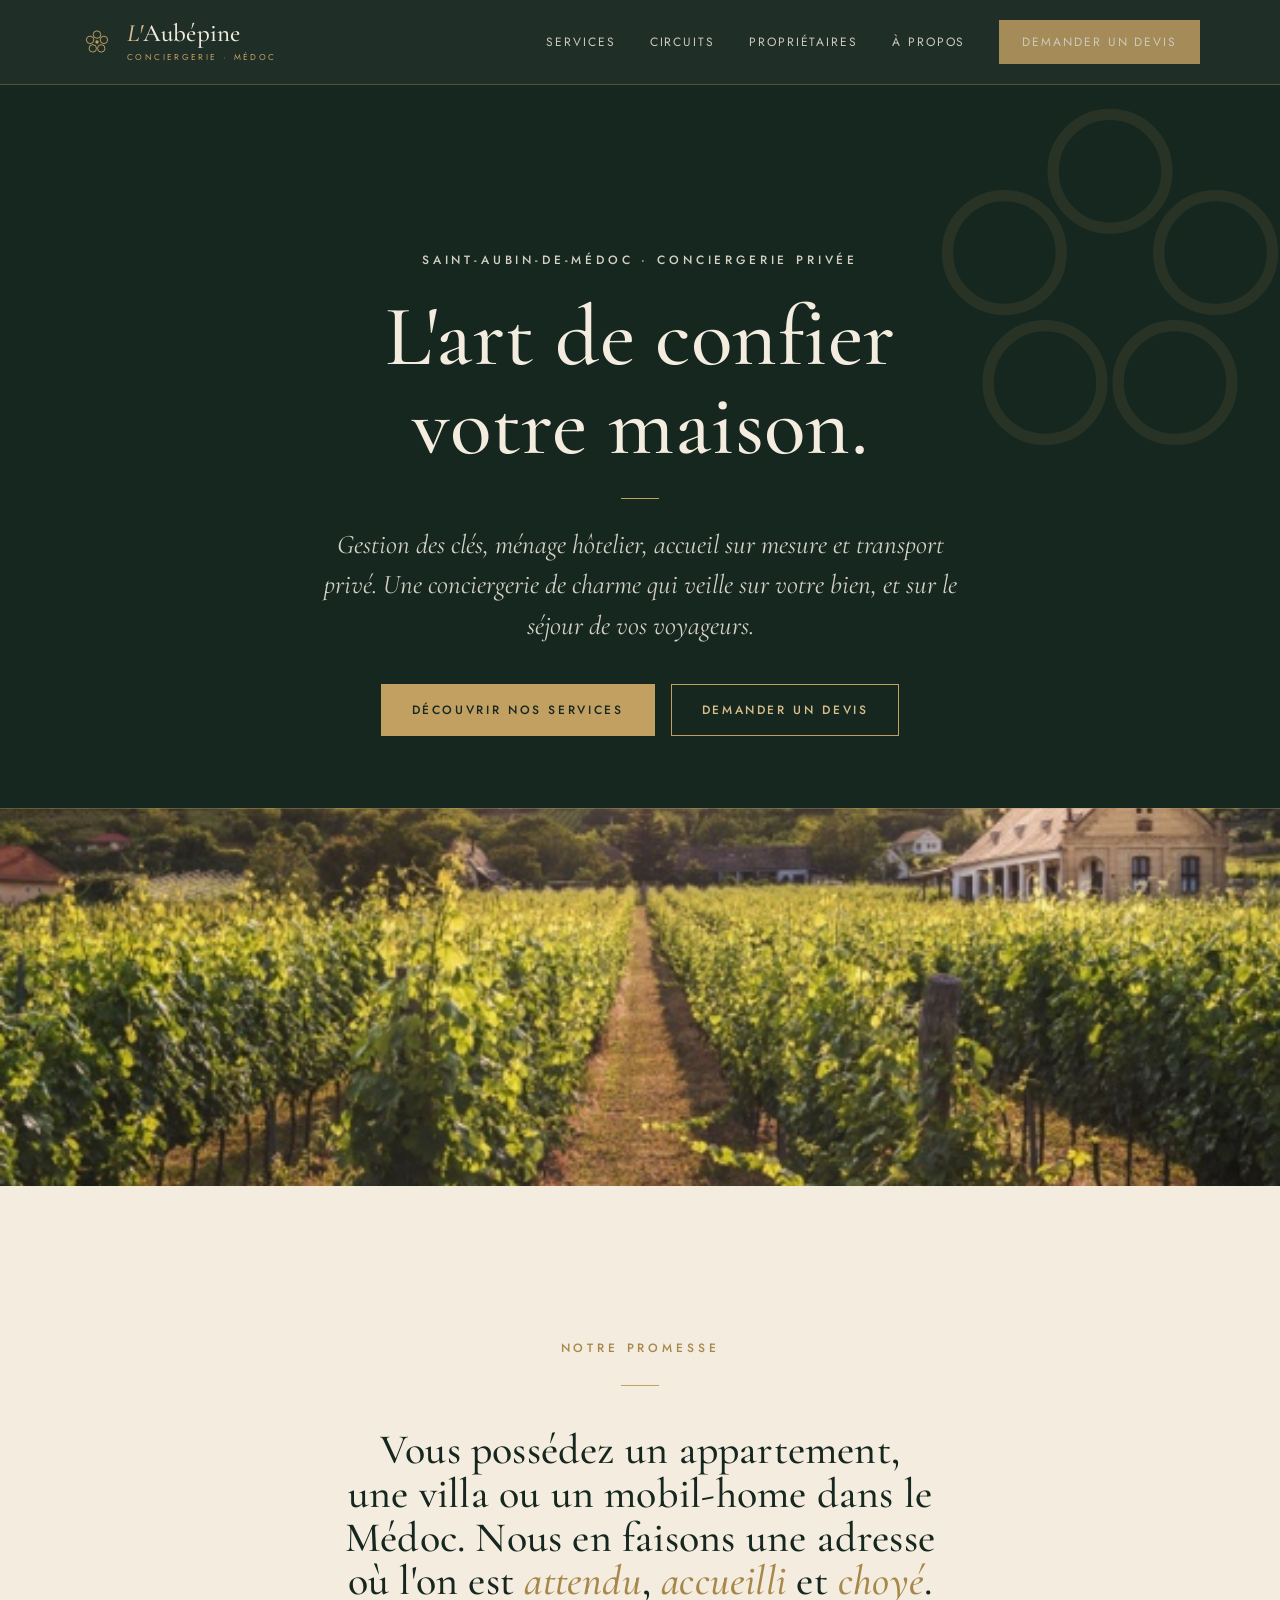
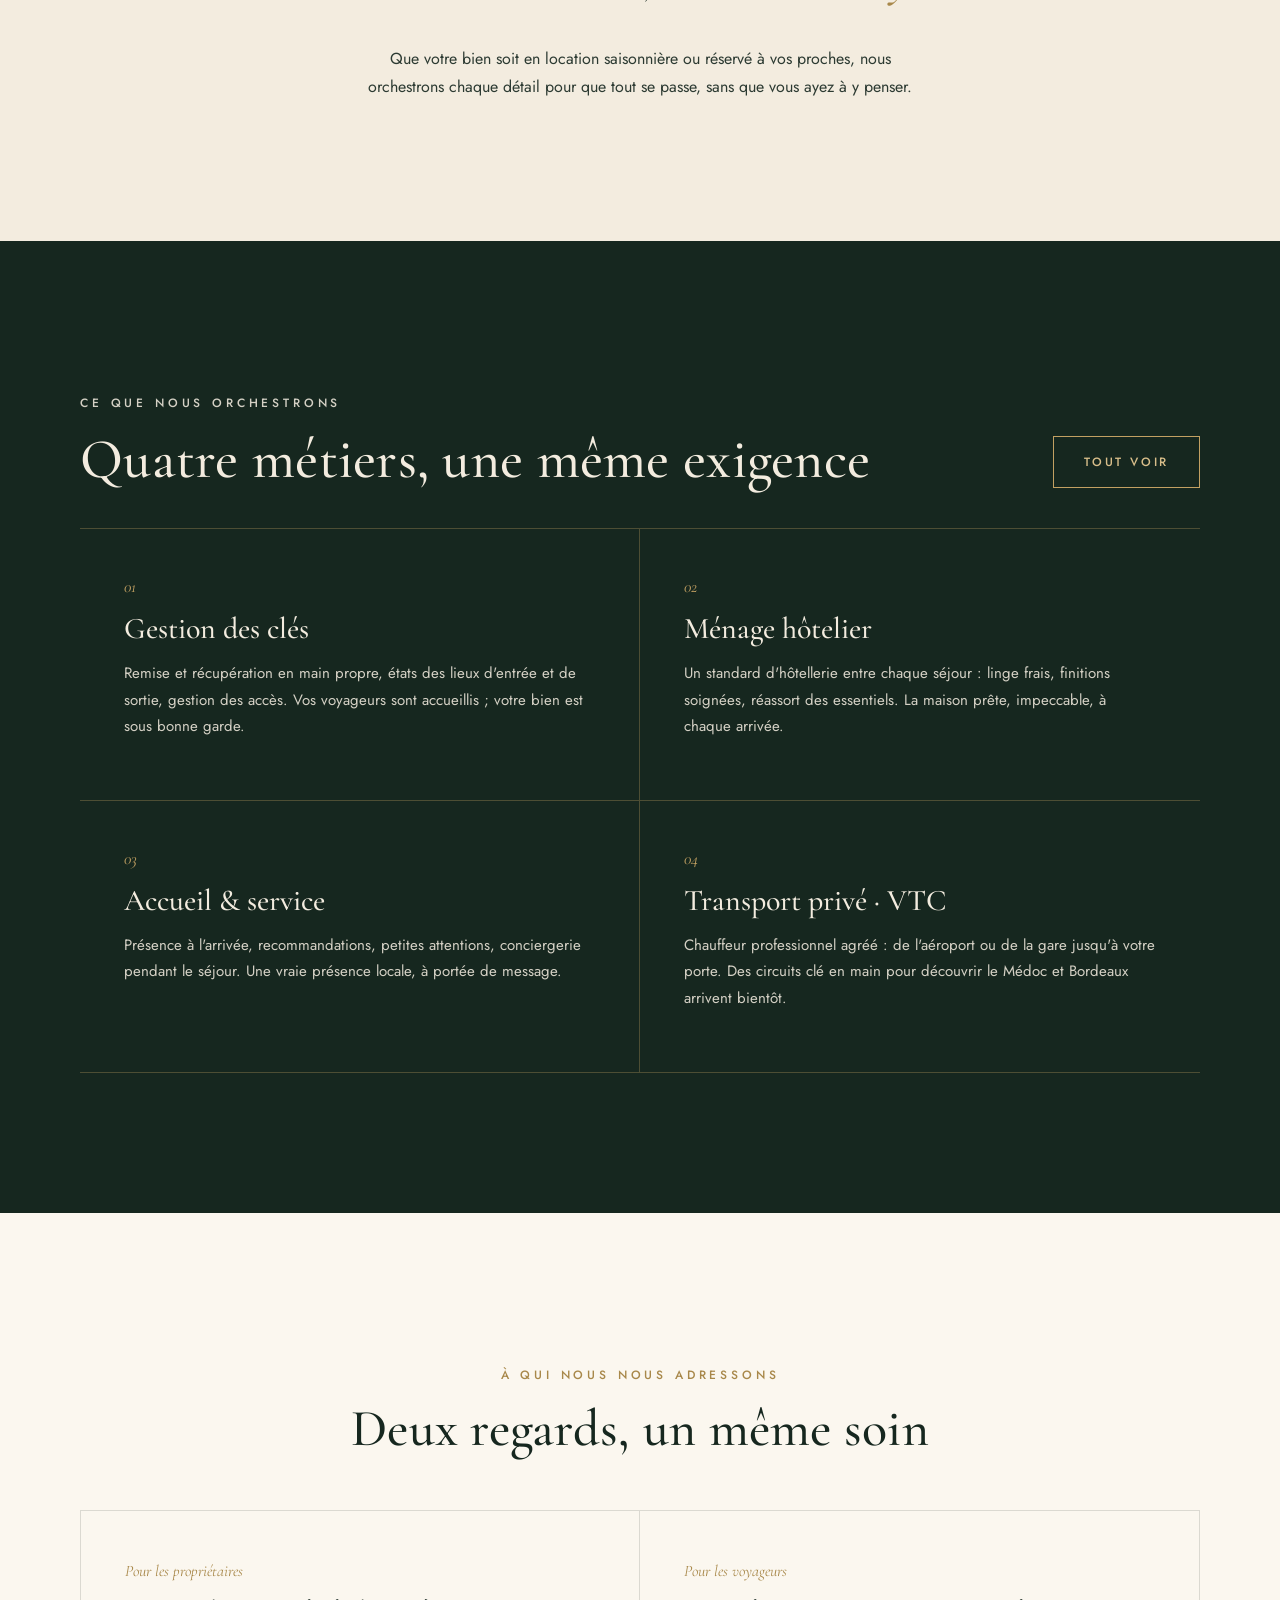
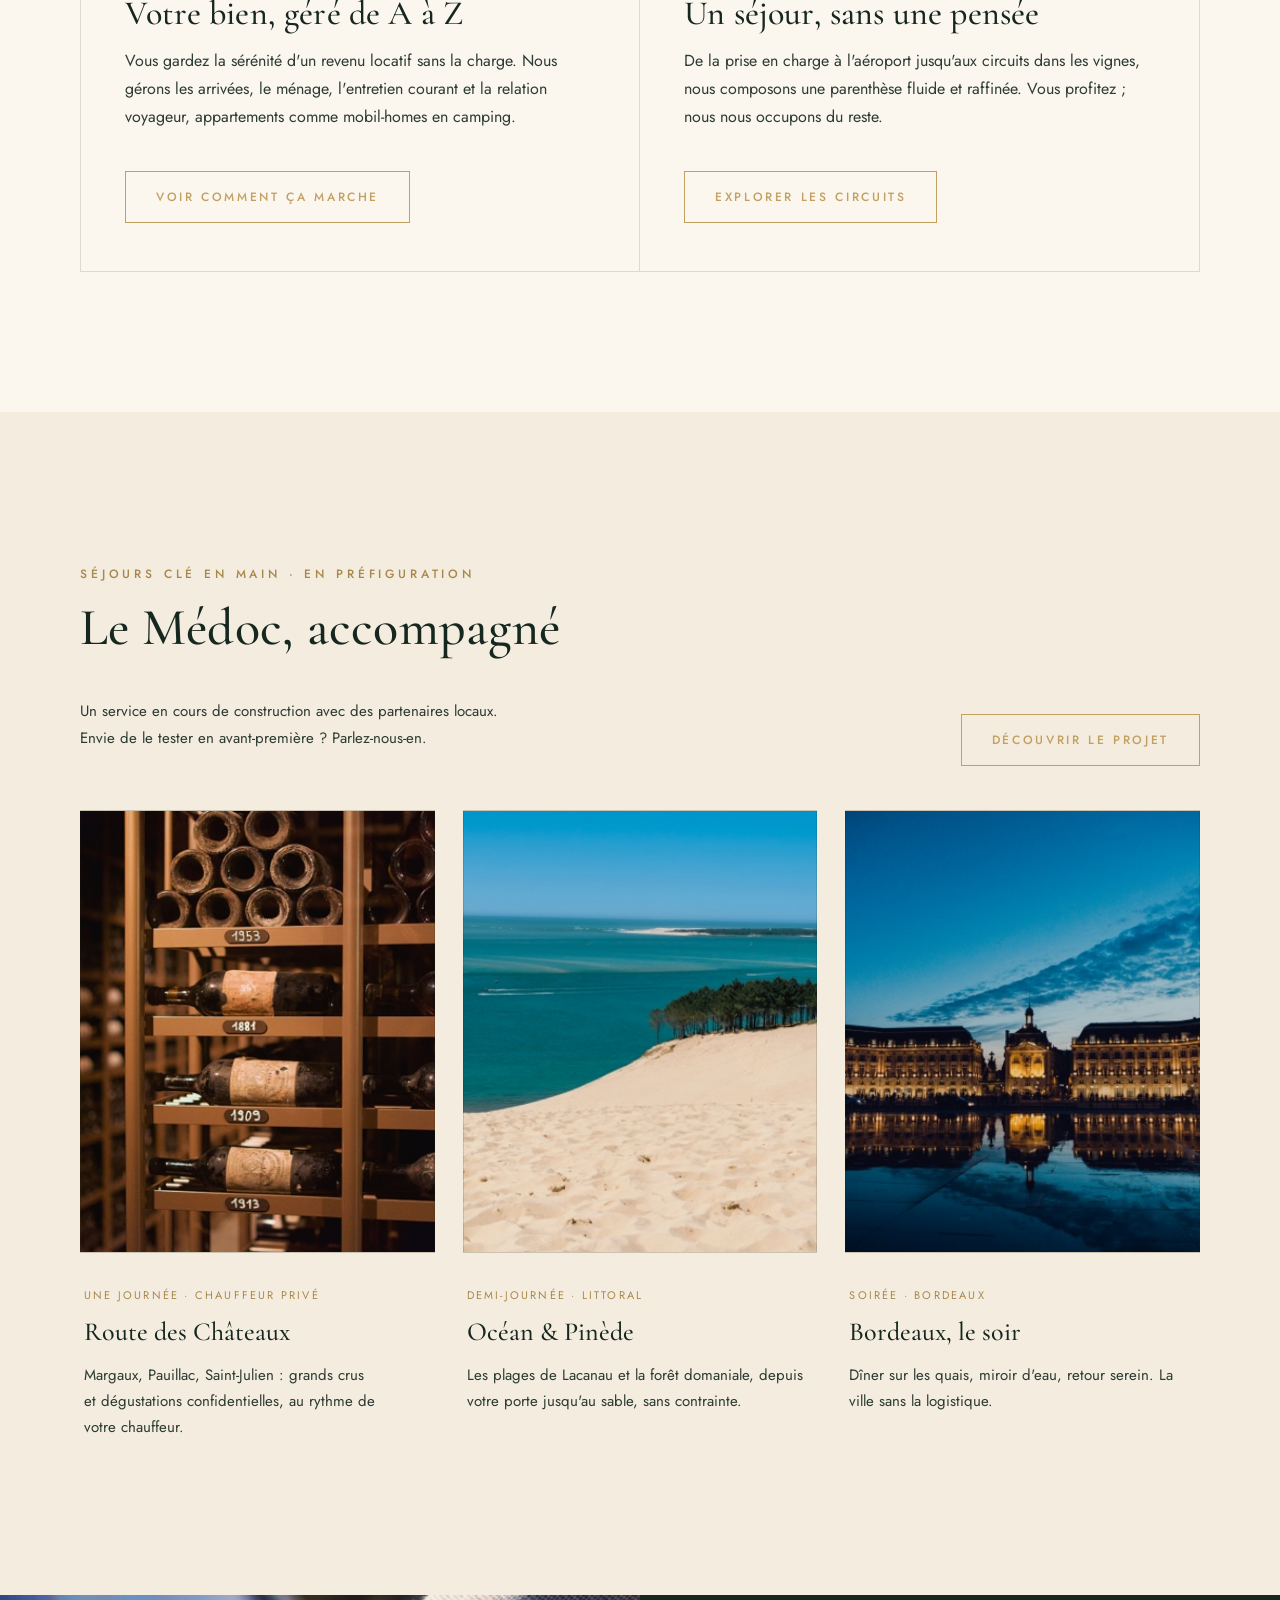
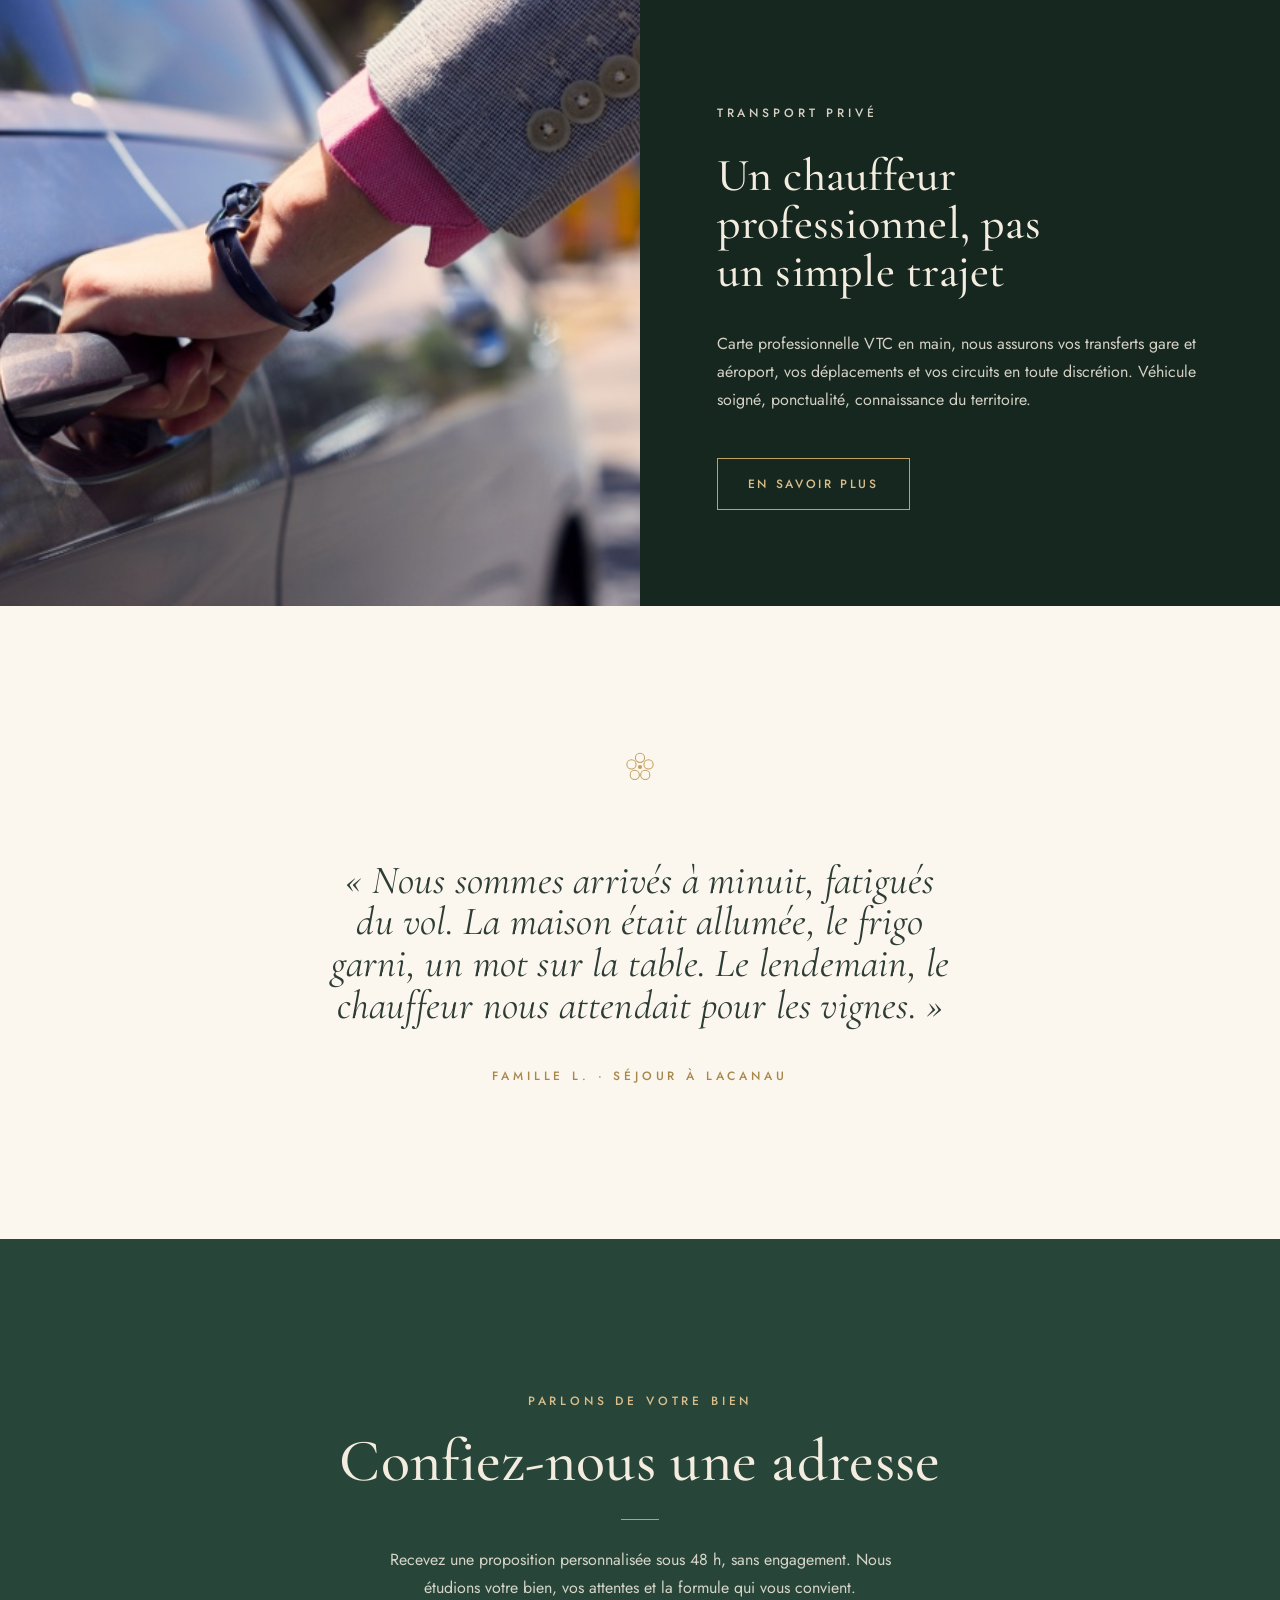
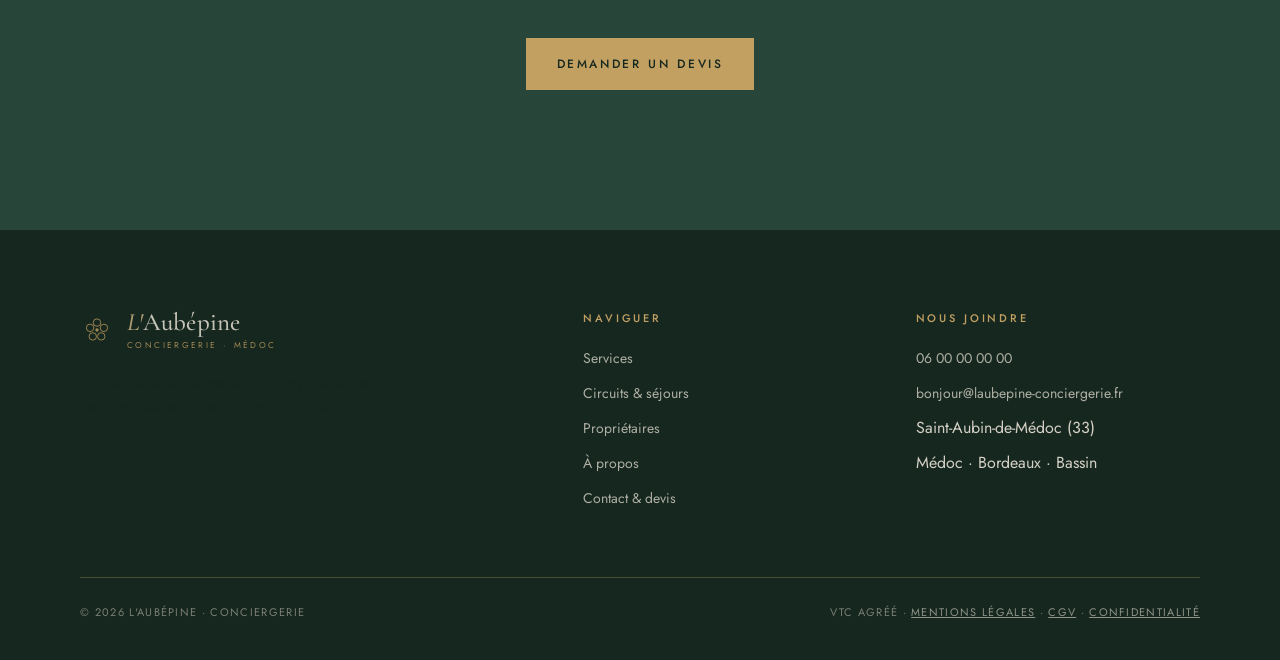
<file: index.html>
<!DOCTYPE html>
<html lang="fr">
<head>
<meta charset="UTF-8" />
<meta name="viewport" content="width=device-width, initial-scale=1.0" />
<title>L'Aubépine · Conciergerie de charme · Saint-Aubin-de-Médoc</title>
<meta name="description" content="Conciergerie haut de gamme dans le Médoc : gestion des clés, ménage hôtelier, accueil et transport privé pour propriétaires et voyageurs." />
<link rel="preconnect" href="https://fonts.googleapis.com" />
<link rel="preconnect" href="https://fonts.gstatic.com" crossorigin />
<link href="https://fonts.googleapis.com/css2?family=Cormorant+Garamond:ital,wght@0,400;0,500;0,600;1,400;1,500&family=Jost:wght@300;400;500;600&display=swap" rel="stylesheet" />
<link rel="icon" href="logo/favicon.svg" type="image/svg+xml" />
<link rel="stylesheet" href="styles.css" />
</head>
<body>

<!-- ====================== EN-TÊTE ====================== -->
<header class="site-head" data-screen-label="Header">
  <div class="head-inner">
    <a class="brand-lockup" href="index.html" aria-label="L'Aubépine, accueil">
      <svg class="mark" viewBox="0 0 64 64" fill="none" stroke="#C2A062" stroke-width="1.8">
        <circle cx="32" cy="18" r="7"/><circle cx="45" cy="28" r="7"/>
        <circle cx="40" cy="44" r="7"/><circle cx="24" cy="44" r="7"/>
        <circle cx="19" cy="28" r="7"/>
        <circle cx="32" cy="32" r="3.2" fill="#C2A062" stroke="none"/>
      </svg>
      <span>
        <span class="brand-name"><span class="art">L'</span>Aubépine</span>
        <span class="brand-sub" style="display:block">Conciergerie · Médoc</span>
      </span>
    </a>
    <nav class="nav">
      <a href="services.html">Services</a>
      <a href="circuits.html">Circuits</a>
      <a href="proprietaires.html">Propriétaires</a>
      <a href="a-propos.html">À propos</a>
      <a class="btn" href="contact.html">Demander un devis</a>
    </nav>
  </div>
</header>

<!-- ====================== HÉRO ====================== -->
<section class="dark" style="position:relative; overflow:hidden; padding:clamp(120px,17vh,180px) 0 0;" data-screen-label="Hero">
  <!-- fleur filigrane -->
  <svg viewBox="0 0 64 64" fill="none" stroke="rgba(194,160,98,0.10)" stroke-width="1.4"
       style="position:absolute; right:-90px; top:-60px; width:520px; height:520px;">
    <circle cx="32" cy="18" r="7"/><circle cx="45" cy="28" r="7"/>
    <circle cx="40" cy="44" r="7"/><circle cx="24" cy="44" r="7"/>
    <circle cx="19" cy="28" r="7"/>
  </svg>

  <div class="wrap center" style="position:relative; max-width:960px;">
    <p class="eyebrow">Saint-Aubin-de-Médoc · Conciergerie privée</p>
    <h1 class="display" style="font-size:clamp(46px,7vw,86px); margin:22px 0 0; color:var(--cream);">
      L'art de confier<br/>votre maison.
    </h1>
    <hr class="rule" />
    <p class="lead" style="max-width:640px; margin:0 auto;">
      Gestion des clés, ménage hôtelier, accueil sur mesure et transport privé.
      Une conciergerie de charme qui veille sur votre bien, et sur le séjour de vos voyageurs.
    </p>
    <div style="display:flex; gap:16px; justify-content:center; flex-wrap:wrap; margin-top:38px;">
      <a class="btn" href="services.html">Découvrir nos services</a>
      <a class="btn btn-ghost" href="contact.html">Demander un devis</a>
    </div>
  </div>

  <!-- bandeau image -->
  <div class="ph illus" data-label="Photo lifestyle · demeure médocaine au crépuscule, vignes en arrière-plan"
       style="background-image:url('img/manoir.jpg');background-size:cover;background-position:center;background-repeat:no-repeat;height:clamp(280px,42vh,460px); margin-top:clamp(56px,8vh,96px); border-left:0; border-right:0; border-bottom:0;"></div>
</section>

<!-- ====================== MANIFESTE ====================== -->
<section class="section cream center">
  <div class="wrap" style="max-width:820px;">
    <p class="eyebrow">Notre promesse</p>
    <hr class="rule" />
    <p class="display" style="font-size:clamp(28px,3.6vw,42px); color:var(--ink);">
      Vous possédez un appartement, une villa ou un mobil-home dans le Médoc.
      Nous en faisons une adresse où l'on est <em style="font-style:italic; color:var(--gold-d);">attendu</em>,
      <em style="font-style:italic; color:var(--gold-d);">accueilli</em> et <em style="font-style:italic; color:var(--gold-d);">choyé</em>.
    </p>
    <p style="max-width:560px; margin:30px auto 0;">
      Que votre bien soit en location saisonnière ou réservé à vos proches, nous orchestrons
      chaque détail pour que tout se passe, sans que vous ayez à y penser.
    </p>
  </div>
</section>

<!-- ====================== SERVICES ====================== -->
<section class="section dark" data-screen-label="Services aperçu">
  <div class="wrap">
    <div style="display:flex; justify-content:space-between; align-items:flex-end; flex-wrap:wrap; gap:24px; margin-bottom:18px;">
      <div>
        <p class="eyebrow">Ce que nous orchestrons</p>
        <h2 class="display" style="font-size:clamp(34px,4.5vw,56px); margin:16px 0 0; color:var(--cream);">Quatre métiers, une même exigence</h2>
      </div>
      <a class="btn btn-ghost" href="services.html">Tout voir</a>
    </div>
    <div class="svc-grid" style="margin-top:40px;">
      <div class="svc">
        <span class="svc-no">01</span>
        <h3>Gestion des clés</h3>
        <p>Remise et récupération en main propre, états des lieux d'entrée et de sortie, gestion des accès. Vos voyageurs sont accueillis ; votre bien est sous bonne garde.</p>
      </div>
      <div class="svc">
        <span class="svc-no">02</span>
        <h3>Ménage hôtelier</h3>
        <p>Un standard d'hôtellerie entre chaque séjour : linge frais, finitions soignées, réassort des essentiels. La maison prête, impeccable, à chaque arrivée.</p>
      </div>
      <div class="svc">
        <span class="svc-no">03</span>
        <h3>Accueil & service</h3>
        <p>Présence à l'arrivée, recommandations, petites attentions, conciergerie pendant le séjour. Une vraie présence locale, à portée de message.</p>
      </div>
      <div class="svc">
        <span class="svc-no">04</span>
        <h3>Transport privé · VTC</h3>
        <p>Chauffeur professionnel agréé : de l'aéroport ou de la gare jusqu'à votre porte. Des circuits clé en main pour découvrir le Médoc et Bordeaux arrivent bientôt.</p>
      </div>
    </div>
  </div>
</section>

<!-- ====================== POUR QUI ====================== -->
<section class="section soft">
  <div class="wrap center" style="margin-bottom:54px;">
    <p class="eyebrow">À qui nous nous adressons</p>
    <h2 class="display" style="font-size:clamp(32px,4.4vw,52px); margin-top:16px;">Deux regards, un même soin</h2>
  </div>
  <div class="wrap">
    <div class="split" style="border:1px solid var(--line-l);">
      <div style="padding:48px 44px; border-right:1px solid var(--line-l);">
        <span class="kicker-num">Pour les propriétaires</span>
        <h3 class="display" style="font-size:34px; margin:14px 0 16px;">Votre bien, géré de A à Z</h3>
        <p>Vous gardez la sérénité d'un revenu locatif sans la charge. Nous gérons les arrivées, le ménage, l'entretien courant et la relation voyageur, appartements comme mobil-homes en camping.</p>
        <a class="btn btn-ghost" style="margin-top:24px;" href="proprietaires.html">Voir comment ça marche</a>
      </div>
      <div style="padding:48px 44px;">
        <span class="kicker-num">Pour les voyageurs</span>
        <h3 class="display" style="font-size:34px; margin:14px 0 16px;">Un séjour, sans une pensée</h3>
        <p>De la prise en charge à l'aéroport jusqu'aux circuits dans les vignes, nous composons une parenthèse fluide et raffinée. Vous profitez ; nous nous occupons du reste.</p>
        <a class="btn btn-ghost" style="margin-top:24px;" href="circuits.html">Explorer les circuits</a>
      </div>
    </div>
  </div>
</section>

<!-- ====================== CIRCUITS ====================== -->
<section class="section cream">
  <div class="wrap">
    <div style="display:flex; justify-content:space-between; align-items:flex-end; flex-wrap:wrap; gap:24px; margin-bottom:44px;">
      <div>
        <p class="eyebrow">Séjours clé en main · en préfiguration</p>
        <h2 class="display" style="font-size:clamp(32px,4.4vw,52px); margin-top:16px;">Le Médoc, accompagné</h2>
        <p style="margin-top:14px; max-width:440px; font-size:15px;">Un service en cours de construction avec des partenaires locaux. Envie de le tester en avant-première&nbsp;? Parlez-nous-en.</p>
      </div>
      <a class="btn btn-ghost" href="circuits.html">Découvrir le projet</a>
    </div>
    <div class="cards">
      <article class="card">
        <div class="ph light illus" data-label="Photo · château & rangs de vigne, Médoc" style="background-image:url('img/chateau.jpg');background-size:cover;background-position:center;background-repeat:no-repeat;"></div>
        <div class="card-body">
          <p class="meta">Une journée · Chauffeur privé</p>
          <h3>Route des Châteaux</h3>
          <p style="font-size:15px;">Margaux, Pauillac, Saint-Julien : grands crus et dégustations confidentielles, au rythme de votre chauffeur.</p>
        </div>
      </article>
      <article class="card">
        <div class="ph light illus" data-label="Photo · plage & océan, Lacanau" style="background-image:url('img/plage.jpg');background-size:cover;background-position:center;background-repeat:no-repeat;"></div>
        <div class="card-body">
          <p class="meta">Demi-journée · Littoral</p>
          <h3>Océan & Pinède</h3>
          <p style="font-size:15px;">Les plages de Lacanau et la forêt domaniale, depuis votre porte jusqu'au sable, sans contrainte.</p>
        </div>
      </article>
      <article class="card">
        <div class="ph light illus" data-label="Photo · quais & façades, Bordeaux" style="background-image:url('img/bordeaux.jpg');background-size:cover;background-position:center;background-repeat:no-repeat;"></div>
        <div class="card-body">
          <p class="meta">Soirée · Bordeaux</p>
          <h3>Bordeaux, le soir</h3>
          <p style="font-size:15px;">Dîner sur les quais, miroir d'eau, retour serein. La ville sans la logistique.</p>
        </div>
      </article>
    </div>
  </div>
</section>

<!-- ====================== TRANSPORT / HÔTE ====================== -->
<section class="dark" style="display:grid; grid-template-columns:1fr 1fr;">
  <div class="ph illus" data-label="Photo · berline & chauffeur, route du Médoc" style="background-image:url('img/berline.jpg');background-size:cover;background-position:center;background-repeat:no-repeat;min-height:440px; border:0;"></div>
  <div style="padding:clamp(56px,8vw,96px) clamp(40px,6vw,80px); display:flex; flex-direction:column; justify-content:center;">
    <p class="eyebrow">Transport privé</p>
    <h2 class="display" style="font-size:clamp(30px,3.8vw,46px); margin:16px 0 18px; color:var(--cream);">Un chauffeur professionnel, pas un simple trajet</h2>
    <p>Carte professionnelle VTC en main, nous assurons vos transferts gare et aéroport, vos déplacements et vos circuits en toute discrétion. Véhicule soigné, ponctualité, connaissance du territoire.</p>
    <a class="btn btn-ghost" style="margin-top:28px; align-self:flex-start;" href="services.html#transport">En savoir plus</a>
  </div>
</section>

<!-- ====================== CITATION ====================== -->
<section class="section soft center">
  <div class="wrap" style="max-width:780px;">
    <svg viewBox="0 0 64 64" fill="none" stroke="var(--gold)" stroke-width="1.6" style="width:42px; height:42px; margin:0 auto 26px;">
      <circle cx="32" cy="18" r="7"/><circle cx="45" cy="28" r="7"/>
      <circle cx="40" cy="44" r="7"/><circle cx="24" cy="44" r="7"/>
      <circle cx="19" cy="28" r="7"/><circle cx="32" cy="32" r="3.2" fill="var(--gold)" stroke="none"/>
    </svg>
    <p class="display" style="font-size:clamp(26px,3.4vw,40px); font-style:italic; font-weight:400;">
      « Nous sommes arrivés à minuit, fatigués du vol. La maison était allumée, le frigo garni,
      un mot sur la table. Le lendemain, le chauffeur nous attendait pour les vignes. »
    </p>
    <p class="eyebrow" style="margin-top:26px; color:var(--gold-d);">Famille L. · séjour à Lacanau</p>
  </div>
</section>

<!-- ====================== APPEL ====================== -->
<section class="section pine center">
  <div class="wrap" style="max-width:720px;">
    <p class="eyebrow" style="color:var(--gold-l);">Parlons de votre bien</p>
    <h2 class="display" style="font-size:clamp(34px,5vw,60px); margin:18px 0 0; color:var(--cream);">Confiez-nous une adresse</h2>
    <hr class="rule" style="margin-left:auto; margin-right:auto;" />
    <p style="max-width:520px; margin:0 auto 36px;">
      Recevez une proposition personnalisée sous 48 h, sans engagement. Nous étudions votre bien,
      vos attentes et la formule qui vous convient.
    </p>
    <a class="btn" href="contact.html">Demander un devis</a>
  </div>
</section>

<!-- ====================== PIED ====================== -->
<footer class="site-foot" data-screen-label="Footer">
  <div class="wrap">
    <div class="foot-grid">
      <div>
        <a class="brand-lockup" href="index.html" style="margin-bottom:20px;">
          <svg class="mark" viewBox="0 0 64 64" fill="none" stroke="#C2A062" stroke-width="1.8">
            <circle cx="32" cy="18" r="7"/><circle cx="45" cy="28" r="7"/>
            <circle cx="40" cy="44" r="7"/><circle cx="24" cy="44" r="7"/>
            <circle cx="19" cy="28" r="7"/><circle cx="32" cy="32" r="3.2" fill="#C2A062" stroke="none"/>
          </svg>
          <span>
            <span class="brand-name"><span class="art">L'</span>Aubépine</span>
            <span class="brand-sub" style="display:block">Conciergerie · Médoc</span>
          </span>
        </a>
        <p style="max-width:340px; font-size:14px;">Conciergerie de charme & transport privé, au service des propriétaires et des voyageurs du Médoc.</p>
      </div>
      <div>
        <h4>Naviguer</h4>
        <ul>
          <li><a href="services.html">Services</a></li>
          <li><a href="circuits.html">Circuits & séjours</a></li>
          <li><a href="proprietaires.html">Propriétaires</a></li>
          <li><a href="a-propos.html">À propos</a></li>
          <li><a href="contact.html">Contact & devis</a></li>
        </ul>
      </div>
      <div>
        <h4>Nous joindre</h4>
        <ul>
          <li><a href="tel:+33600000000">06 00 00 00 00</a></li>
          <li><a href="mailto:bonjour@laubepine-conciergerie.fr">bonjour@laubepine-conciergerie.fr</a></li>
          <li>Saint-Aubin-de-Médoc (33)</li>
          <li>Médoc · Bordeaux · Bassin</li>
        </ul>
      </div>
    </div>
    <div class="foot-bottom">
      <span>© <span data-year>2026</span> L'Aubépine · Conciergerie</span>
      <span>VTC agréé · <a href="mentions-legales.html">Mentions légales</a> · <a href="cgv.html">CGV</a> · <a href="confidentialite.html">Confidentialité</a></span>
    </div>
  </div>
</footer>

<script src="site.js"></script>
</body>
</html>
</file>
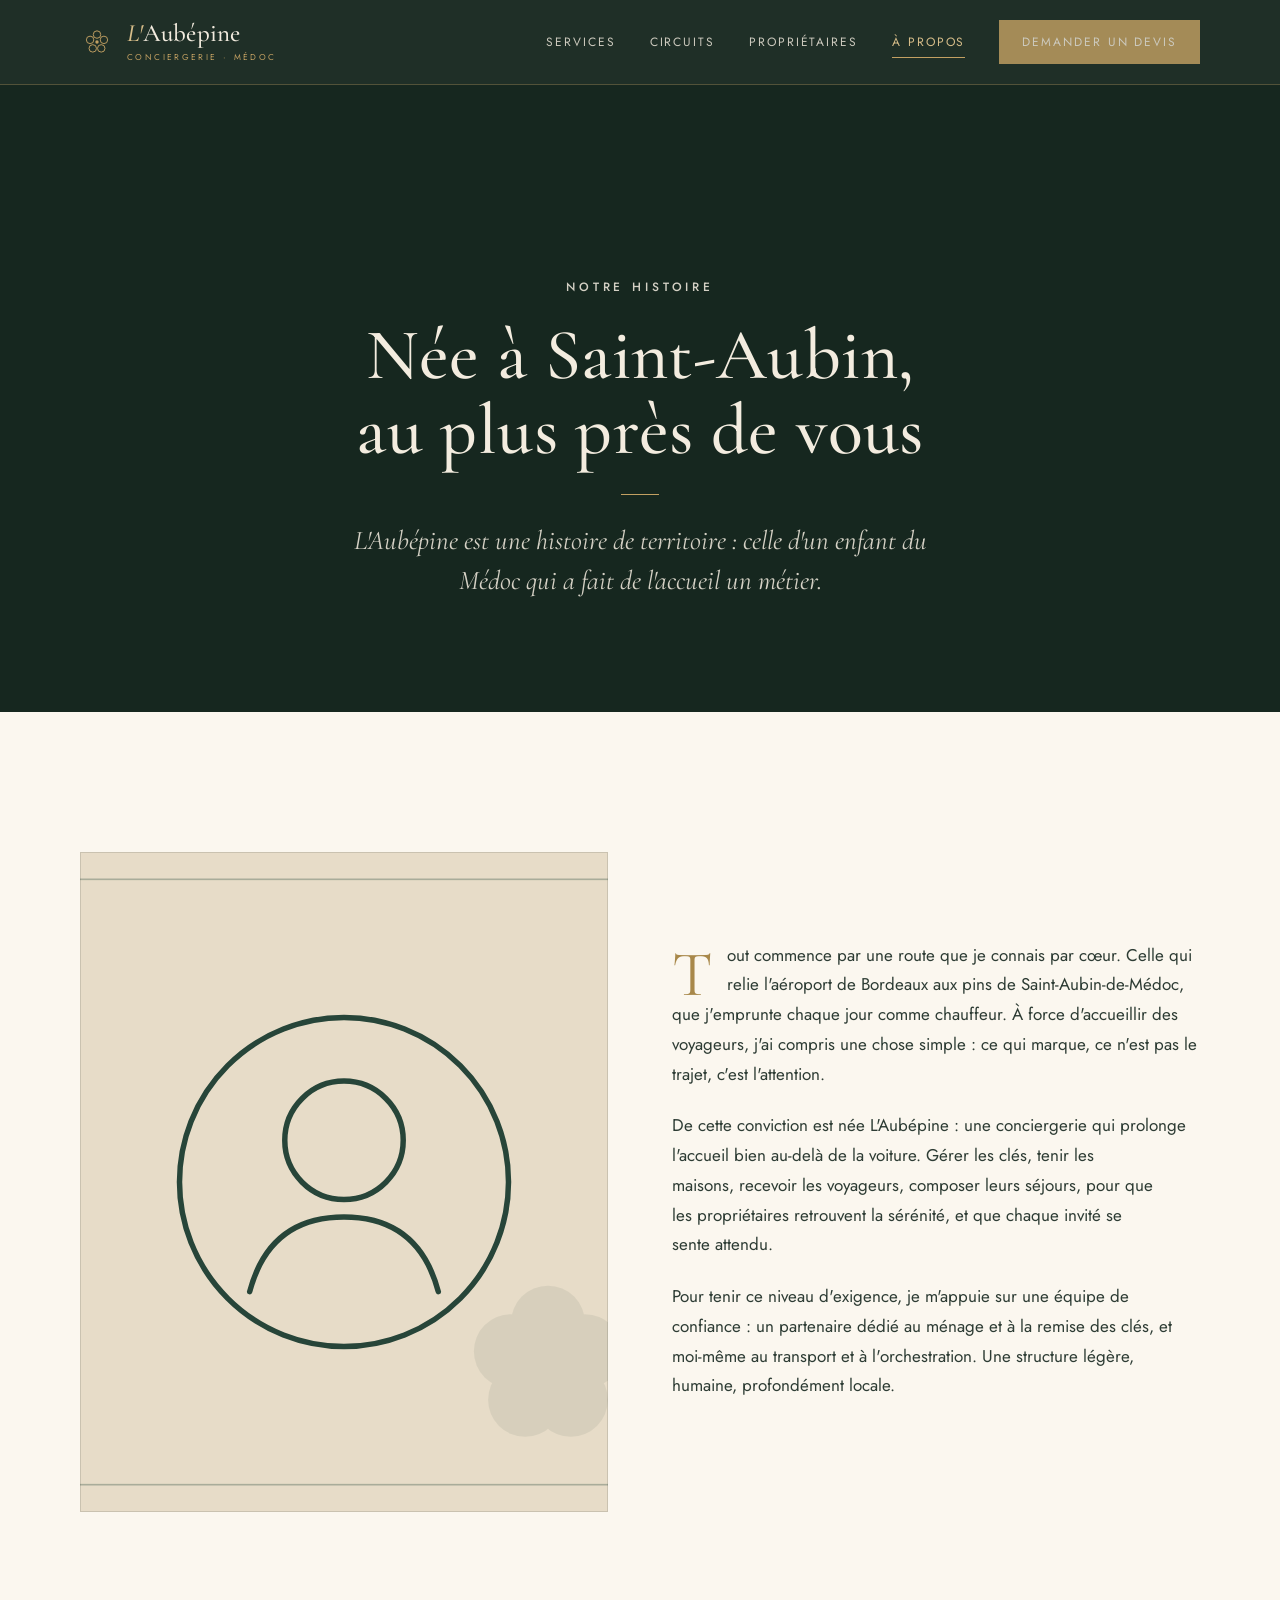
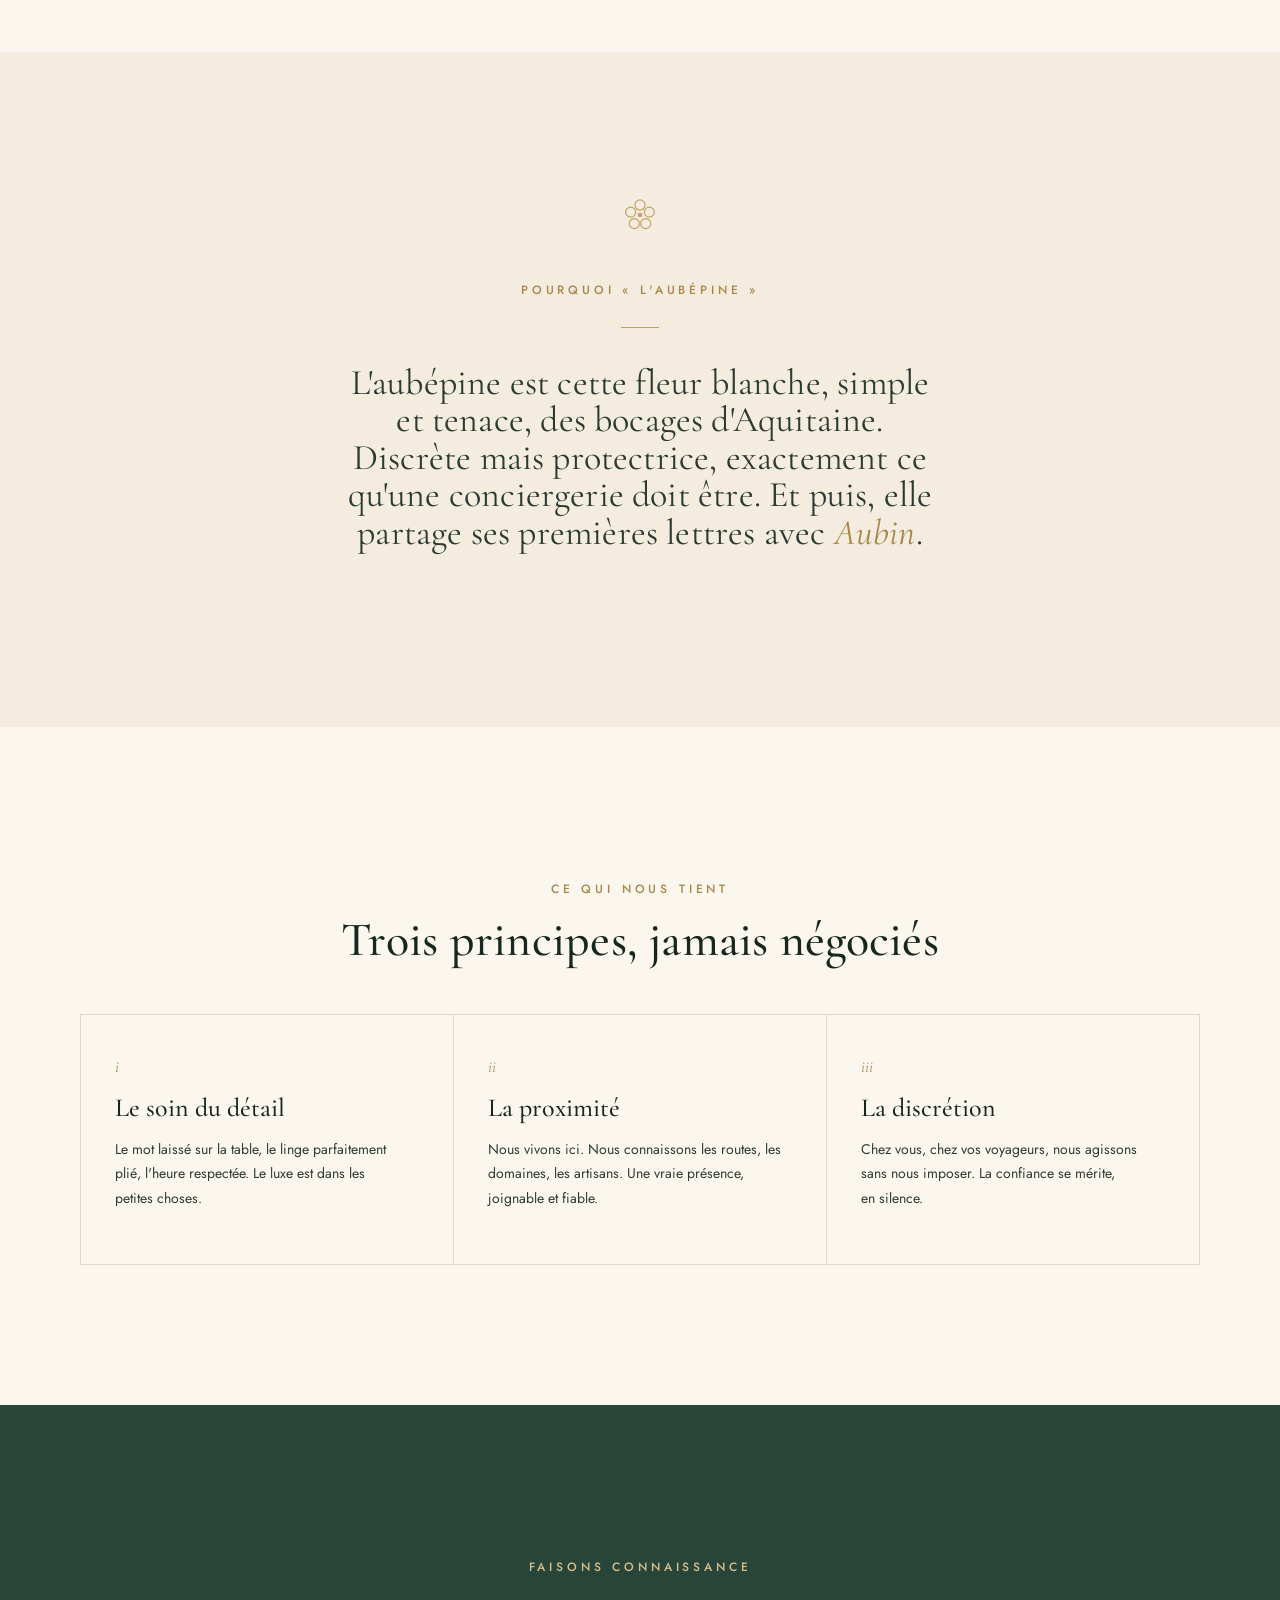
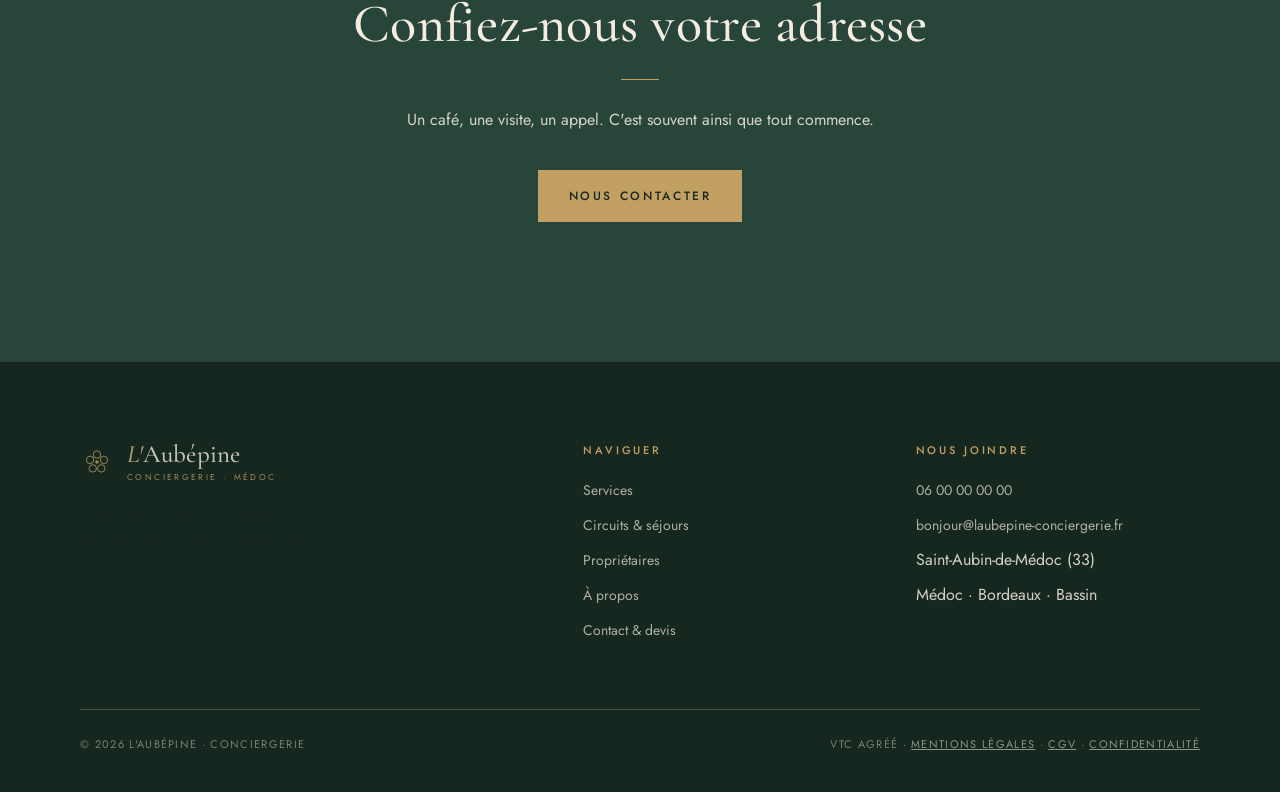
<file: a-propos.html>
<!DOCTYPE html>
<html lang="fr">
<head>
<meta charset="UTF-8" />
<meta name="viewport" content="width=device-width, initial-scale=1.0" />
<title>À propos · L'Aubépine Conciergerie</title>
<link rel="preconnect" href="https://fonts.googleapis.com" />
<link rel="preconnect" href="https://fonts.gstatic.com" crossorigin />
<link href="https://fonts.googleapis.com/css2?family=Cormorant+Garamond:ital,wght@0,400;0,500;0,600;1,400;1,500&family=Jost:wght@300;400;500;600&display=swap" rel="stylesheet" />
<link rel="icon" href="logo/favicon.svg" type="image/svg+xml" />
<link rel="stylesheet" href="styles.css" />
<style>
  .prose p { font-size:17px; margin:0 0 22px; }
  .prose .drop::first-letter { font-family:var(--serif); font-size:64px; float:left; line-height:0.8; padding:8px 14px 0 0; color:var(--gold-d); }
  .vals { display:grid; grid-template-columns:repeat(3,1fr); gap:0; border-top:1px solid var(--line-l); border-left:1px solid var(--line-l); }
  .val { padding:40px 34px; border-right:1px solid var(--line-l); border-bottom:1px solid var(--line-l); }
  .val h3 { font-family:var(--serif); font-weight:500; font-size:26px; margin:14px 0 10px; }
  .val p { font-size:14px; }
  @media (max-width:880px){ .vals{ grid-template-columns:1fr; } }
</style>
</head>
<body>

<header class="site-head">
  <div class="head-inner">
    <a class="brand-lockup" href="index.html" aria-label="L'Aubépine, accueil">
      <svg class="mark" viewBox="0 0 64 64" fill="none" stroke="#C2A062" stroke-width="1.8"><circle cx="32" cy="18" r="7"/><circle cx="45" cy="28" r="7"/><circle cx="40" cy="44" r="7"/><circle cx="24" cy="44" r="7"/><circle cx="19" cy="28" r="7"/><circle cx="32" cy="32" r="3.2" fill="#C2A062" stroke="none"/></svg>
      <span><span class="brand-name"><span class="art">L'</span>Aubépine</span><span class="brand-sub" style="display:block">Conciergerie · Médoc</span></span>
    </a>
    <nav class="nav">
      <a href="services.html">Services</a>
      <a href="circuits.html">Circuits</a>
      <a href="proprietaires.html">Propriétaires</a>
      <a href="a-propos.html" class="active">À propos</a>
      <a class="btn" href="contact.html">Demander un devis</a>
    </nav>
  </div>
</header>

<section class="dark center" style="padding:clamp(140px,20vh,200px) 0 clamp(72px,9vw,110px);" data-screen-label="À propos hero">
  <div class="wrap" style="max-width:820px;">
    <p class="eyebrow">Notre histoire</p>
    <h1 class="display" style="font-size:clamp(40px,6vw,72px); margin:20px 0 0; color:var(--cream);">Née à Saint-Aubin,<br/>au plus près de vous</h1>
    <hr class="rule" style="margin-left:auto;margin-right:auto;" />
    <p class="lead" style="max-width:600px; margin:0 auto;">L'Aubépine est une histoire de territoire : celle d'un enfant du Médoc qui a fait de l'accueil un métier.</p>
  </div>
</section>

<!-- Récit -->
<section class="section soft">
  <div class="wrap" style="display:grid; grid-template-columns:1fr 1fr; gap:64px; align-items:center;">
    <div class="ph light illus" data-label="Portrait · le fondateur, devant une demeure médocaine" style="background-image:url('img/portrait.svg');background-size:cover;background-position:center;background-repeat:no-repeat;aspect-ratio:4/5;"></div>
    <div class="prose">
      <p class="drop">Tout commence par une route que je connais par cœur. Celle qui relie l'aéroport de Bordeaux aux pins de Saint-Aubin-de-Médoc, que j'emprunte chaque jour comme chauffeur. À force d'accueillir des voyageurs, j'ai compris une chose simple : ce qui marque, ce n'est pas le trajet, c'est l'attention.</p>
      <p>De cette conviction est née L'Aubépine : une conciergerie qui prolonge l'accueil bien au-delà de la voiture. Gérer les clés, tenir les maisons, recevoir les voyageurs, composer leurs séjours, pour que les propriétaires retrouvent la sérénité, et que chaque invité se sente attendu.</p>
      <p>Pour tenir ce niveau d'exigence, je m'appuie sur une équipe de confiance : un partenaire dédié au ménage et à la remise des clés, et moi-même au transport et à l'orchestration. Une structure légère, humaine, profondément locale.</p>
    </div>
  </div>
</section>

<!-- Le nom -->
<section class="section cream center">
  <div class="wrap" style="max-width:760px;">
    <svg viewBox="0 0 64 64" fill="none" stroke="var(--gold)" stroke-width="1.6" style="width:46px; height:46px; margin:0 auto 24px;">
      <circle cx="32" cy="18" r="7"/><circle cx="45" cy="28" r="7"/><circle cx="40" cy="44" r="7"/><circle cx="24" cy="44" r="7"/><circle cx="19" cy="28" r="7"/><circle cx="32" cy="32" r="3.2" fill="var(--gold)" stroke="none"/>
    </svg>
    <p class="eyebrow">Pourquoi « L'Aubépine »</p>
    <hr class="rule" style="margin-left:auto;margin-right:auto;" />
    <p class="display" style="font-size:clamp(24px,3.2vw,36px); font-weight:400;">L'aubépine est cette fleur blanche, simple et tenace, des bocages d'Aquitaine. Discrète mais protectrice, exactement ce qu'une conciergerie doit être. Et puis, elle partage ses premières lettres avec <em style="font-style:italic; color:var(--gold-d);">Aubin</em>.</p>
  </div>
</section>

<!-- Valeurs -->
<section class="section soft">
  <div class="wrap center" style="margin-bottom:48px;">
    <p class="eyebrow">Ce qui nous tient</p>
    <h2 class="display" style="font-size:clamp(30px,4.2vw,48px); margin-top:16px;">Trois principes, jamais négociés</h2>
  </div>
  <div class="wrap">
    <div class="vals">
      <div class="val"><span class="kicker-num">i</span><h3>Le soin du détail</h3><p>Le mot laissé sur la table, le linge parfaitement plié, l'heure respectée. Le luxe est dans les petites choses.</p></div>
      <div class="val"><span class="kicker-num">ii</span><h3>La proximité</h3><p>Nous vivons ici. Nous connaissons les routes, les domaines, les artisans. Une vraie présence, joignable et fiable.</p></div>
      <div class="val"><span class="kicker-num">iii</span><h3>La discrétion</h3><p>Chez vous, chez vos voyageurs, nous agissons sans nous imposer. La confiance se mérite, en silence.</p></div>
    </div>
  </div>
</section>

<section class="section pine center">
  <div class="wrap" style="max-width:720px;">
    <p class="eyebrow" style="color:var(--gold-l);">Faisons connaissance</p>
    <h2 class="display" style="font-size:clamp(32px,4.6vw,54px); margin:18px 0 0; color:var(--cream);">Confiez-nous votre adresse</h2>
    <hr class="rule" style="margin-left:auto;margin-right:auto;" />
    <p style="max-width:520px; margin:0 auto 36px;">Un café, une visite, un appel. C'est souvent ainsi que tout commence.</p>
    <a class="btn" href="contact.html">Nous contacter</a>
  </div>
</section>

<footer class="site-foot">
  <div class="wrap">
    <div class="foot-grid">
      <div>
        <a class="brand-lockup" href="index.html" style="margin-bottom:20px;">
          <svg class="mark" viewBox="0 0 64 64" fill="none" stroke="#C2A062" stroke-width="1.8"><circle cx="32" cy="18" r="7"/><circle cx="45" cy="28" r="7"/><circle cx="40" cy="44" r="7"/><circle cx="24" cy="44" r="7"/><circle cx="19" cy="28" r="7"/><circle cx="32" cy="32" r="3.2" fill="#C2A062" stroke="none"/></svg>
          <span><span class="brand-name"><span class="art">L'</span>Aubépine</span><span class="brand-sub" style="display:block">Conciergerie · Médoc</span></span>
        </a>
        <p style="max-width:340px; font-size:14px;">Conciergerie de charme & transport privé, au service des propriétaires et des voyageurs du Médoc.</p>
      </div>
      <div>
        <h4>Naviguer</h4>
        <ul>
          <li><a href="services.html">Services</a></li>
          <li><a href="circuits.html">Circuits & séjours</a></li>
          <li><a href="proprietaires.html">Propriétaires</a></li>
          <li><a href="a-propos.html">À propos</a></li>
          <li><a href="contact.html">Contact & devis</a></li>
        </ul>
      </div>
      <div>
        <h4>Nous joindre</h4>
        <ul>
          <li><a href="tel:+33600000000">06 00 00 00 00</a></li>
          <li><a href="mailto:bonjour@laubepine-conciergerie.fr">bonjour@laubepine-conciergerie.fr</a></li>
          <li>Saint-Aubin-de-Médoc (33)</li>
          <li>Médoc · Bordeaux · Bassin</li>
        </ul>
      </div>
    </div>
    <div class="foot-bottom">
      <span>© <span data-year>2026</span> L'Aubépine · Conciergerie</span>
      <span>VTC agréé · <a href="mentions-legales.html">Mentions légales</a> · <a href="cgv.html">CGV</a> · <a href="confidentialite.html">Confidentialité</a></span>
    </div>
  </div>
</footer>

<script src="site.js"></script>
</body>
</html>
</file>
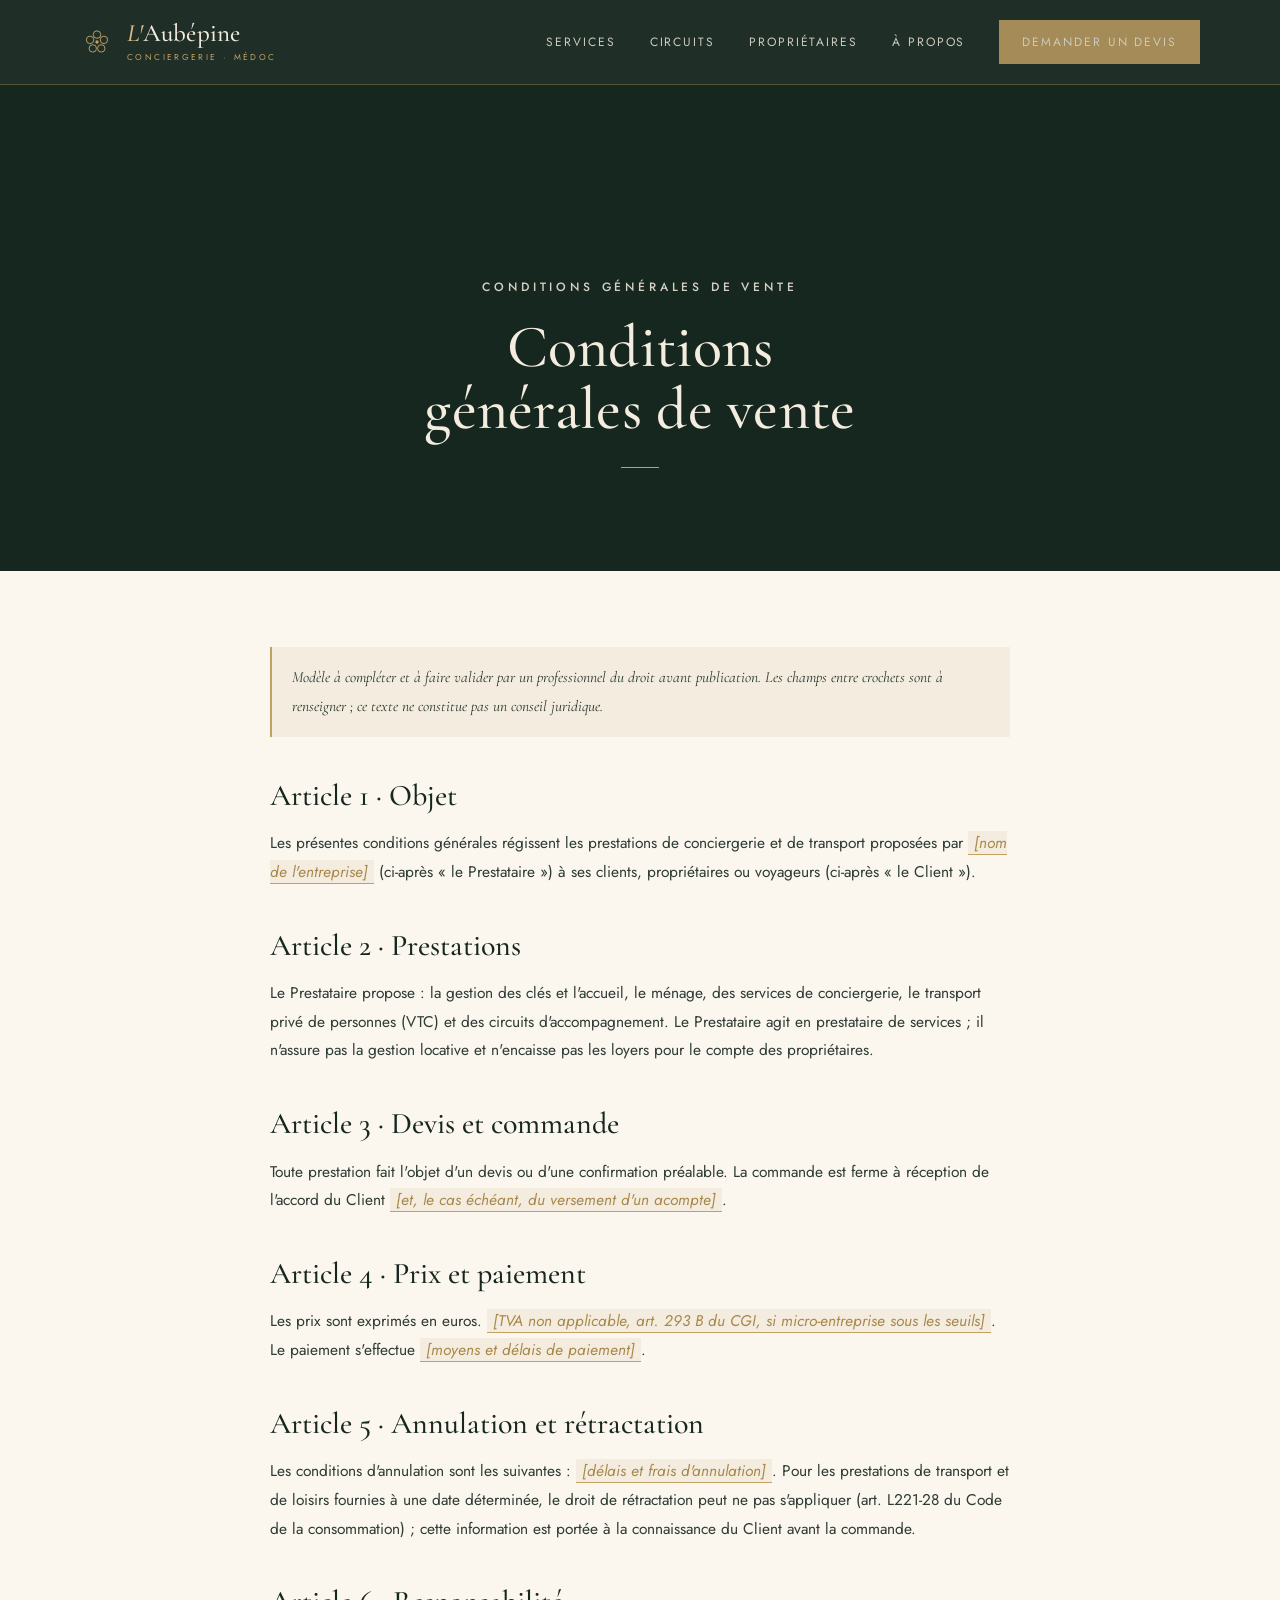
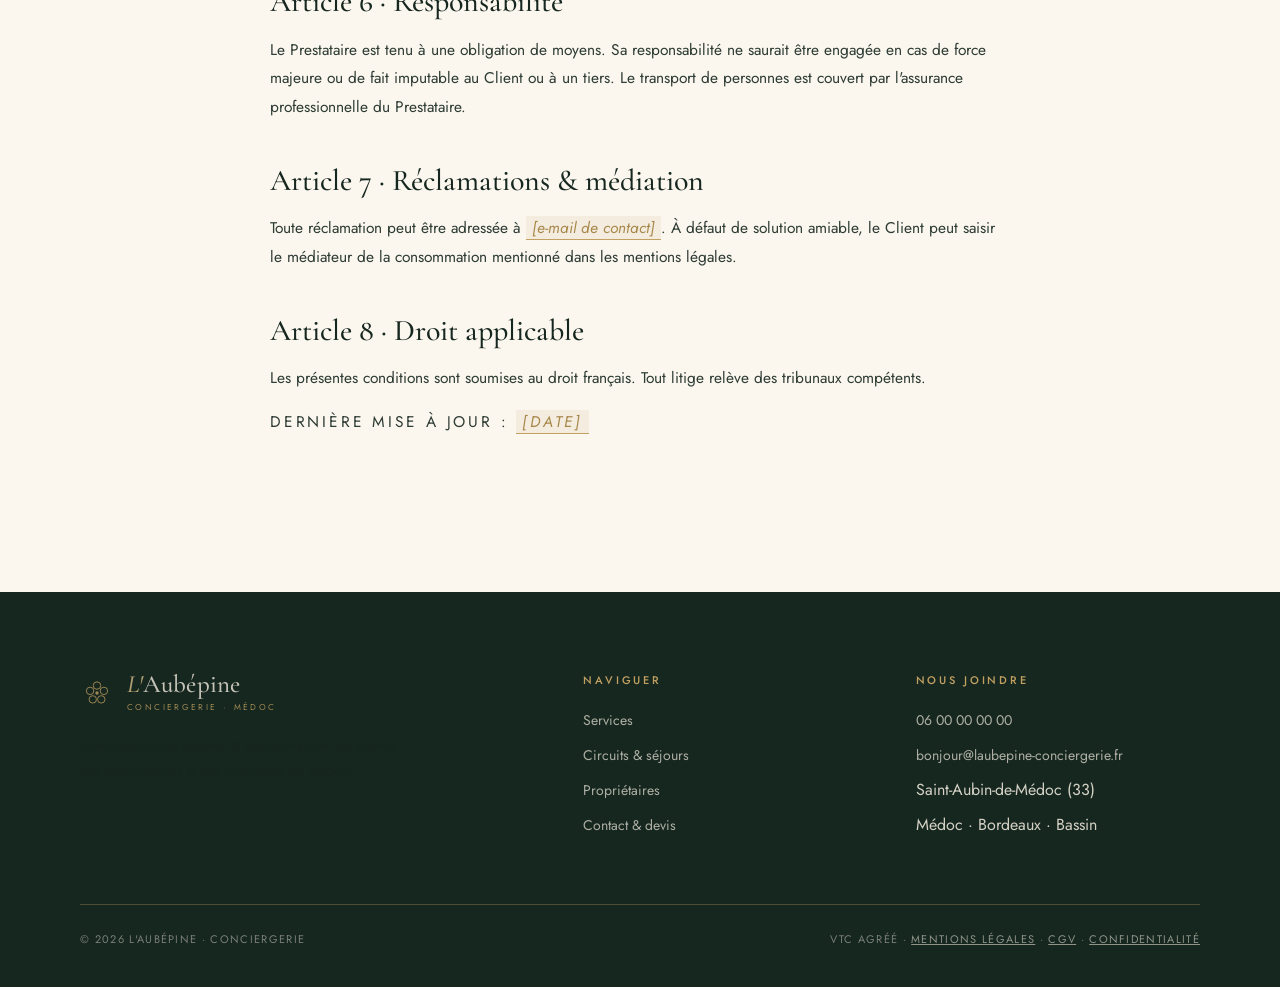
<file: cgv.html>
<!DOCTYPE html>
<html lang="fr">
<head>
<meta charset="UTF-8" />
<meta name="viewport" content="width=device-width, initial-scale=1.0" />
<title>CGV · L'Aubépine Conciergerie</title>
<meta name="robots" content="noindex" />
<link rel="preconnect" href="https://fonts.googleapis.com" />
<link rel="preconnect" href="https://fonts.gstatic.com" crossorigin />
<link href="https://fonts.googleapis.com/css2?family=Cormorant+Garamond:ital,wght@0,400;0,500;0,600;1,400;1,500&family=Jost:wght@300;400;500;600&display=swap" rel="stylesheet" />
<link rel="icon" href="logo/favicon.svg" type="image/svg+xml" />
<link rel="stylesheet" href="styles.css" />
<style>
  .legal h2{font-family:var(--serif);font-weight:500;font-size:clamp(22px,2.6vw,30px);color:var(--ink);margin:40px 0 10px;}
  .legal h3{font-family:var(--serif);font-weight:500;font-size:20px;color:var(--pine);margin:24px 0 6px;}
  .legal p,.legal li{font-size:15.5px;color:var(--text-l);line-height:1.85;}
  .legal ul{padding-left:20px;margin:8px 0;}
  .legal li{margin-bottom:6px;}
  .legal a{color:var(--gold-d);text-decoration:underline;}
  .fill{background:var(--cream);border-bottom:1px solid var(--gold);padding:0 6px;font-style:italic;color:var(--gold-d);}
  .updated{font-size:11px;letter-spacing:0.18em;text-transform:uppercase;color:var(--gold-d);margin-top:6px;}
  .disclaim{border-left:2px solid var(--gold);background:var(--cream);padding:16px 20px;font-style:italic;font-family:var(--serif);color:var(--text-l);margin:0 0 30px;font-size:15px;}
</style>
</head>
<body>
<header class="site-head">
  <div class="head-inner">
    <a class="brand-lockup" href="index.html" aria-label="L'Aubépine, accueil">
      <svg class="mark" viewBox="0 0 64 64" fill="none" stroke="#C2A062" stroke-width="1.8"><circle cx="32" cy="18" r="7"/><circle cx="45" cy="28" r="7"/><circle cx="40" cy="44" r="7"/><circle cx="24" cy="44" r="7"/><circle cx="19" cy="28" r="7"/><circle cx="32" cy="32" r="3.2" fill="#C2A062" stroke="none"/></svg>
      <span><span class="brand-name"><span class="art">L'</span>Aubépine</span><span class="brand-sub" style="display:block">Conciergerie · Médoc</span></span>
    </a>
    <nav class="nav">
      <a href="services.html">Services</a>
      <a href="circuits.html">Circuits</a>
      <a href="proprietaires.html">Propriétaires</a>
      <a href="a-propos.html">À propos</a>
      <a class="btn" href="contact.html">Demander un devis</a>
    </nav>
  </div>
</header>
<section class="dark center" style="padding:clamp(140px,20vh,200px) 0 clamp(48px,6vw,80px);">
  <div class="wrap" style="max-width:760px;">
    <p class="eyebrow">Conditions générales de vente</p>
    <h1 class="display" style="font-size:clamp(34px,5vw,60px); margin:18px 0 0; color:var(--cream);">Conditions générales de vente</h1>
    <hr class="rule" style="margin-left:auto;margin-right:auto;" />
  </div>
</section>
<section class="section soft" style="padding-top:clamp(48px,6vw,80px);">
  <div class="wrap" style="max-width:820px;">
    <div class="legal">
      <p class="disclaim">Modèle à compléter et à faire valider par un professionnel du droit avant publication. Les champs entre crochets sont à renseigner ; ce texte ne constitue pas un conseil juridique.</p>
      <h2>Article 1 · Objet</h2>
      <p>Les présentes conditions générales régissent les prestations de conciergerie et de transport proposées par <span class="fill">[nom de l'entreprise]</span> (ci-après « le Prestataire ») à ses clients, propriétaires ou voyageurs (ci-après « le Client »).</p>
      <h2>Article 2 · Prestations</h2>
      <p>Le Prestataire propose : la gestion des clés et l'accueil, le ménage, des services de conciergerie, le transport privé de personnes (VTC) et des circuits d'accompagnement. Le Prestataire agit en prestataire de services ; il n'assure pas la gestion locative et n'encaisse pas les loyers pour le compte des propriétaires.</p>
      <h2>Article 3 · Devis et commande</h2>
      <p>Toute prestation fait l'objet d'un devis ou d'une confirmation préalable. La commande est ferme à réception de l'accord du Client <span class="fill">[et, le cas échéant, du versement d'un acompte]</span>.</p>
      <h2>Article 4 · Prix et paiement</h2>
      <p>Les prix sont exprimés en euros. <span class="fill">[TVA non applicable, art. 293 B du CGI, si micro-entreprise sous les seuils]</span>. Le paiement s'effectue <span class="fill">[moyens et délais de paiement]</span>.</p>
      <h2>Article 5 · Annulation et rétractation</h2>
      <p>Les conditions d'annulation sont les suivantes : <span class="fill">[délais et frais d'annulation]</span>. Pour les prestations de transport et de loisirs fournies à une date déterminée, le droit de rétractation peut ne pas s'appliquer (art. L221-28 du Code de la consommation) ; cette information est portée à la connaissance du Client avant la commande.</p>
      <h2>Article 6 · Responsabilité</h2>
      <p>Le Prestataire est tenu à une obligation de moyens. Sa responsabilité ne saurait être engagée en cas de force majeure ou de fait imputable au Client ou à un tiers. Le transport de personnes est couvert par l'assurance professionnelle du Prestataire.</p>
      <h2>Article 7 · Réclamations & médiation</h2>
      <p>Toute réclamation peut être adressée à <span class="fill">[e-mail de contact]</span>. À défaut de solution amiable, le Client peut saisir le médiateur de la consommation mentionné dans les mentions légales.</p>
      <h2>Article 8 · Droit applicable</h2>
      <p>Les présentes conditions sont soumises au droit français. Tout litige relève des tribunaux compétents.</p>
      <p class="updated">Dernière mise à jour : <span class="fill">[date]</span></p>
    </div>
  </div>
</section>
<footer class="site-foot">
  <div class="wrap">
    <div class="foot-grid">
      <div>
        <a class="brand-lockup" href="index.html" style="margin-bottom:20px;">
          <svg class="mark" viewBox="0 0 64 64" fill="none" stroke="#C2A062" stroke-width="1.8"><circle cx="32" cy="18" r="7"/><circle cx="45" cy="28" r="7"/><circle cx="40" cy="44" r="7"/><circle cx="24" cy="44" r="7"/><circle cx="19" cy="28" r="7"/><circle cx="32" cy="32" r="3.2" fill="#C2A062" stroke="none"/></svg>
          <span><span class="brand-name"><span class="art">L'</span>Aubépine</span><span class="brand-sub" style="display:block">Conciergerie · Médoc</span></span>
        </a>
        <p style="max-width:340px; font-size:14px;">Conciergerie de charme & transport privé, au service des propriétaires et des voyageurs du Médoc.</p>
      </div>
      <div>
        <h4>Naviguer</h4>
        <ul>
          <li><a href="services.html">Services</a></li>
          <li><a href="circuits.html">Circuits & séjours</a></li>
          <li><a href="proprietaires.html">Propriétaires</a></li>
          <li><a href="contact.html">Contact & devis</a></li>
        </ul>
      </div>
      <div>
        <h4>Nous joindre</h4>
        <ul>
          <li><a href="tel:+33600000000">06 00 00 00 00</a></li>
          <li><a href="mailto:bonjour@laubepine-conciergerie.fr">bonjour@laubepine-conciergerie.fr</a></li>
          <li>Saint-Aubin-de-Médoc (33)</li>
          <li>Médoc · Bordeaux · Bassin</li>
        </ul>
      </div>
    </div>
    <div class="foot-bottom">
      <span>© <span data-year>2026</span> L'Aubépine · Conciergerie</span>
      <span>VTC agréé · <a href="mentions-legales.html">Mentions légales</a> · <a href="cgv.html">CGV</a> · <a href="confidentialite.html">Confidentialité</a></span>
    </div>
  </div>
</footer>
<script src="site.js"></script>
</body>
</html>
</file>
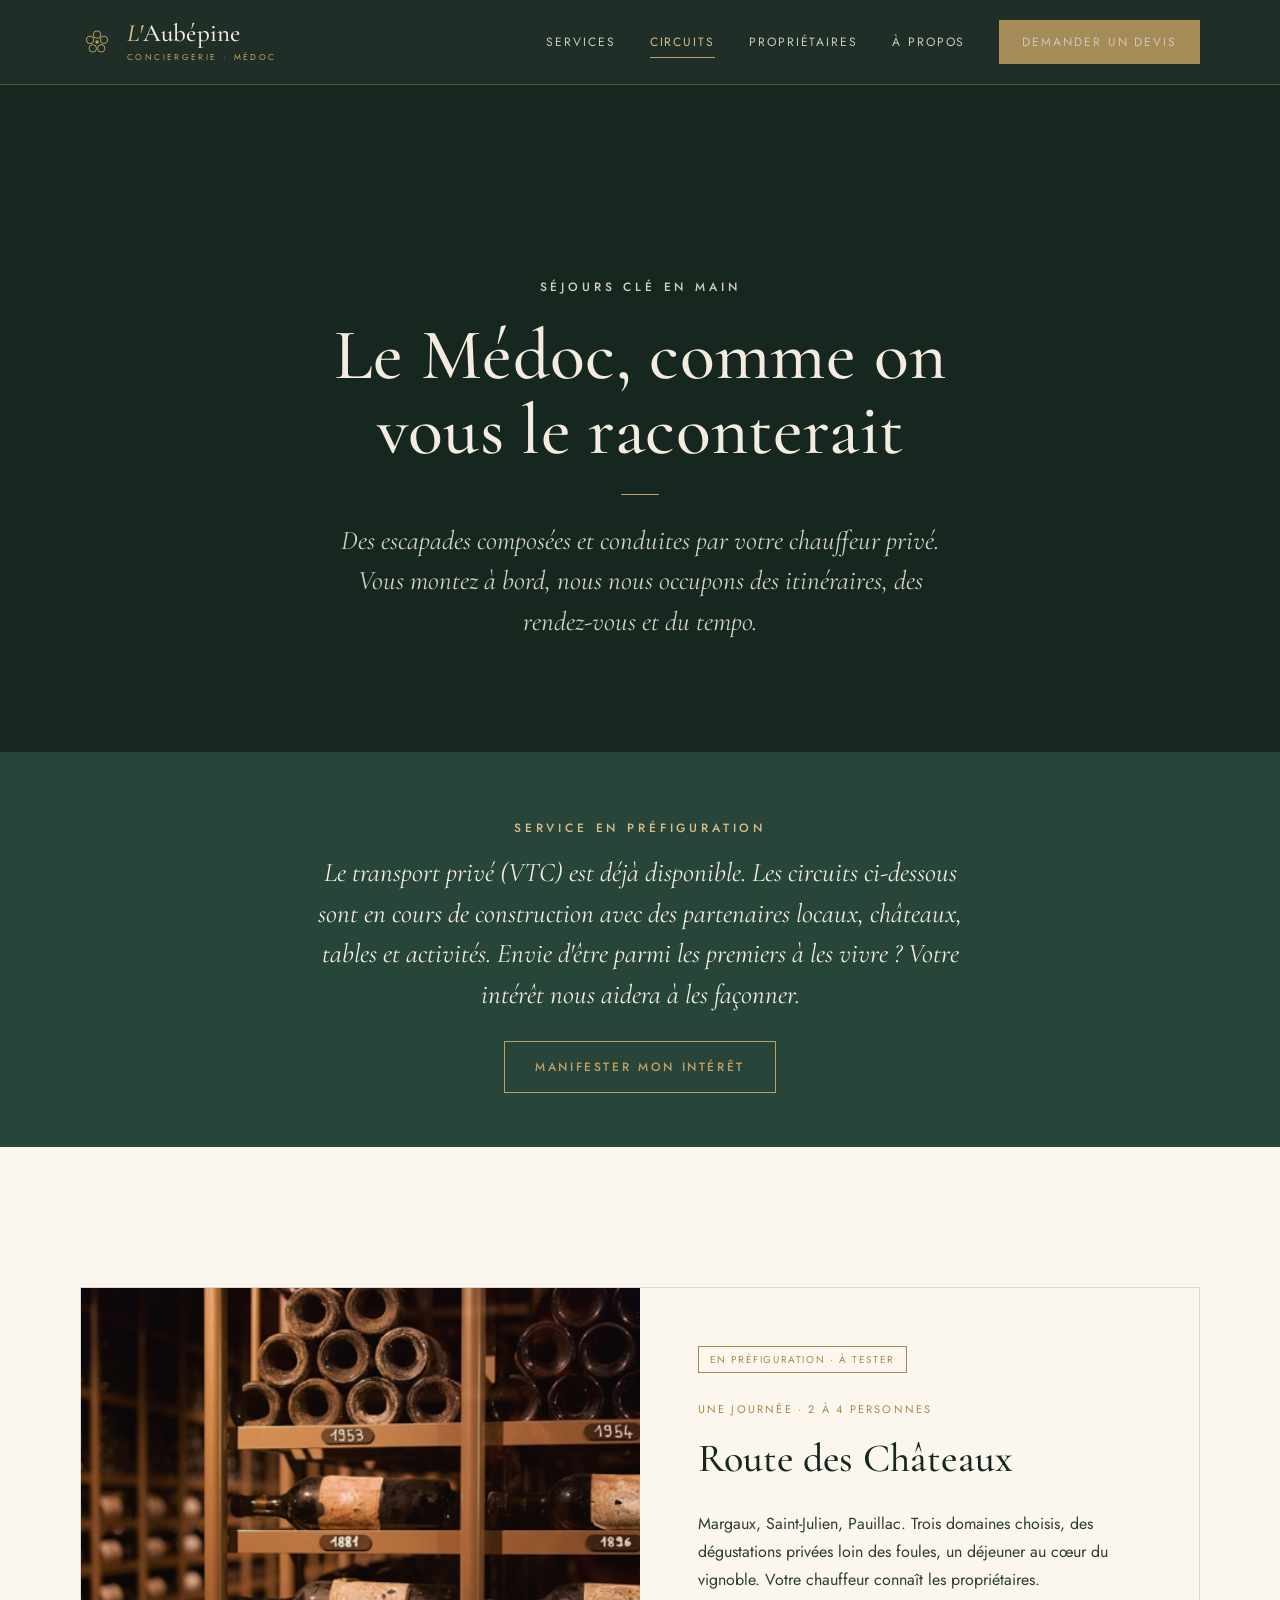
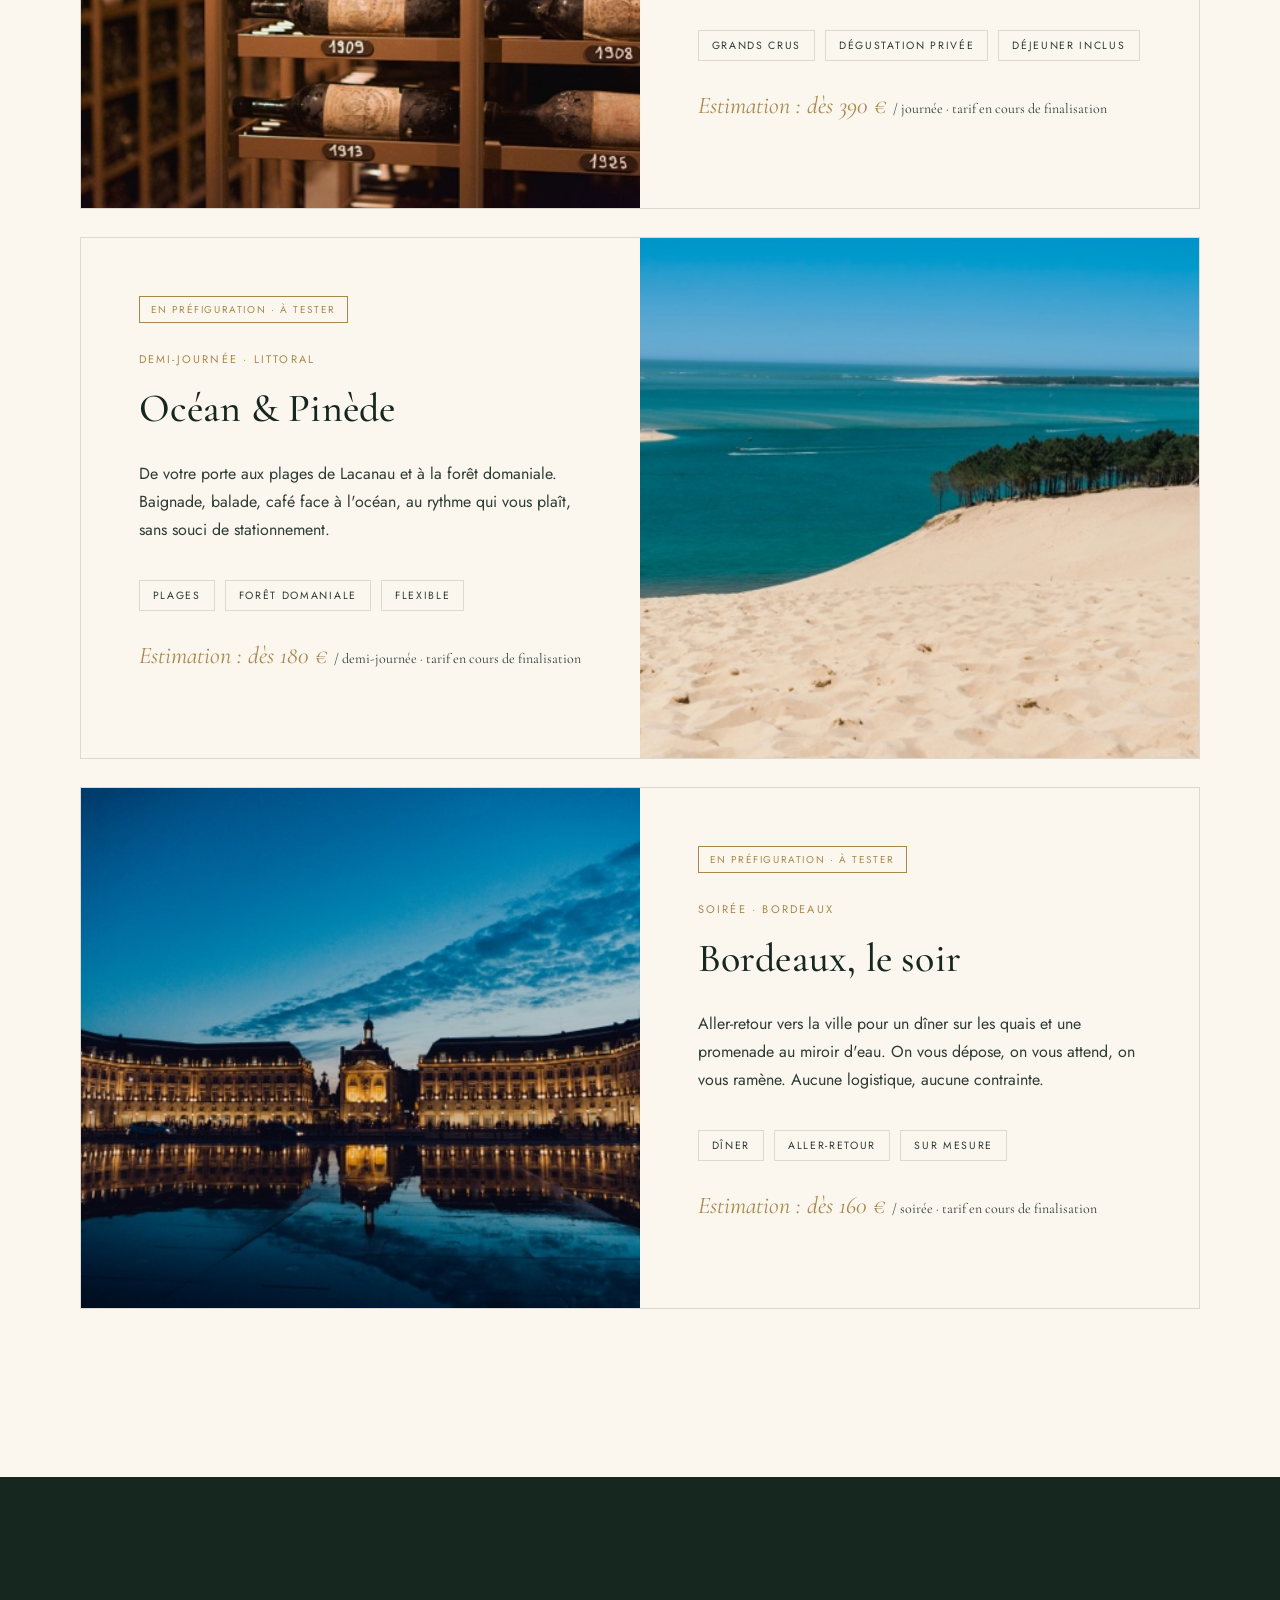
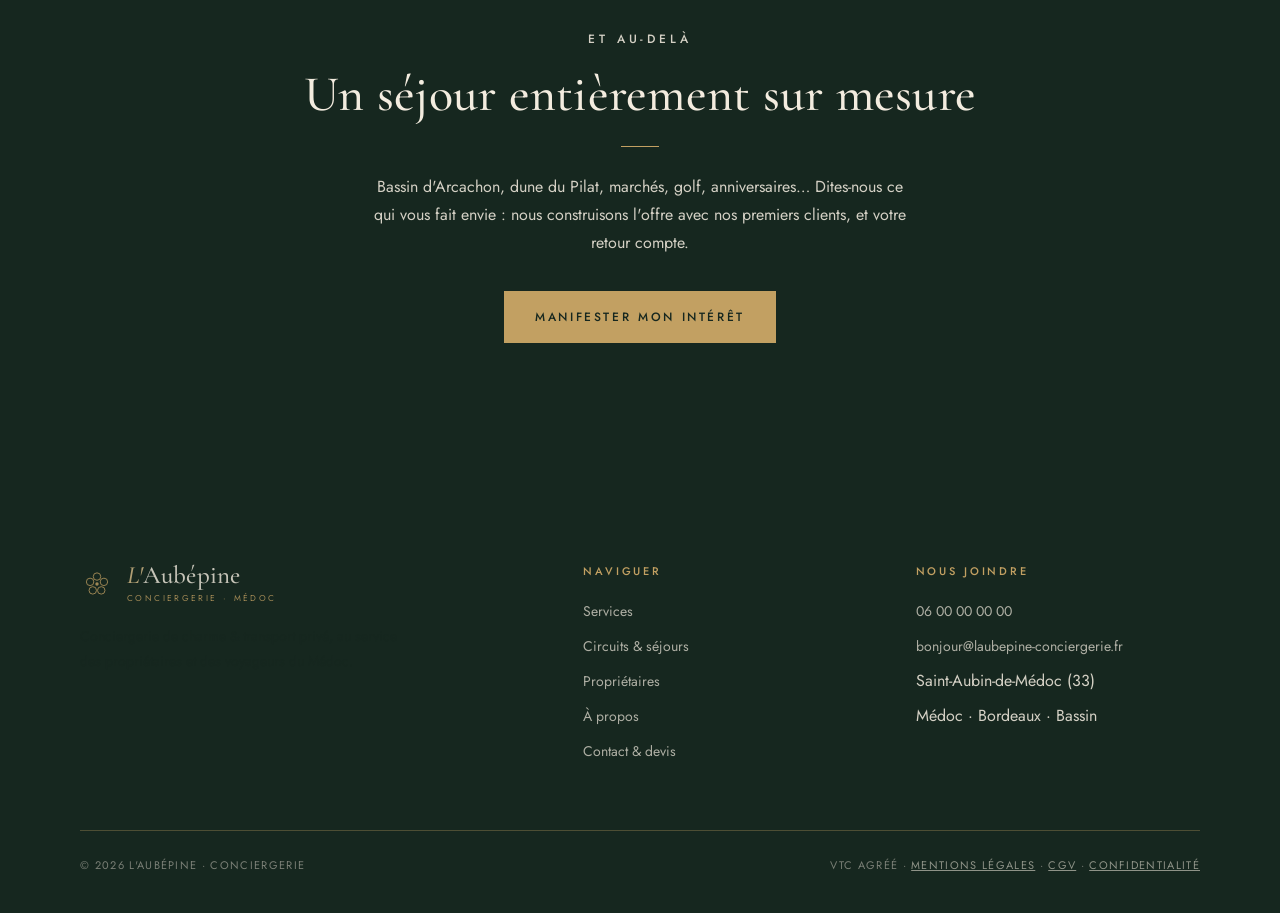
<file: circuits.html>
<!DOCTYPE html>
<html lang="fr">
<head>
<meta charset="UTF-8" />
<meta name="viewport" content="width=device-width, initial-scale=1.0" />
<title>Circuits & séjours · L'Aubépine Conciergerie</title>
<link rel="preconnect" href="https://fonts.googleapis.com" />
<link rel="preconnect" href="https://fonts.gstatic.com" crossorigin />
<link href="https://fonts.googleapis.com/css2?family=Cormorant+Garamond:ital,wght@0,400;0,500;0,600;1,400;1,500&family=Jost:wght@300;400;500;600&display=swap" rel="stylesheet" />
<link rel="icon" href="logo/favicon.svg" type="image/svg+xml" />
<link rel="stylesheet" href="styles.css" />
<style>
  .circuit { display:grid; grid-template-columns:1fr 1fr; gap:0; border:1px solid var(--line-l); margin-bottom:28px; }
  .circuit .ph { min-height:380px; border:0; }
  .circuit.flip .media { order:2; }
  .circuit .copy { padding:clamp(40px,4.5vw,64px); display:flex; flex-direction:column; justify-content:center; }
  .circuit .price { font-family:var(--serif); font-size:24px; color:var(--gold-d); font-style:italic; }
  .tags { display:flex; gap:10px; flex-wrap:wrap; margin-top:20px; }
  .tag { font-family:var(--sans); font-size:10.5px; letter-spacing:0.16em; text-transform:uppercase; color:var(--text-l); border:1px solid var(--line-l); padding:7px 13px; }
  .prefig { display:inline-block; font-family:var(--sans); font-size:10px; letter-spacing:0.16em; text-transform:uppercase; color:var(--gold-d); border:1px solid var(--gold-d); padding:5px 11px; margin-bottom:16px; align-self:flex-start; }
  @media (max-width:880px){ .circuit{ grid-template-columns:1fr; } .circuit.flip .media{ order:0; } .circuit .ph{ min-height:260px; } }
</style>
</head>
<body>

<header class="site-head">
  <div class="head-inner">
    <a class="brand-lockup" href="index.html" aria-label="L'Aubépine, accueil">
      <svg class="mark" viewBox="0 0 64 64" fill="none" stroke="#C2A062" stroke-width="1.8"><circle cx="32" cy="18" r="7"/><circle cx="45" cy="28" r="7"/><circle cx="40" cy="44" r="7"/><circle cx="24" cy="44" r="7"/><circle cx="19" cy="28" r="7"/><circle cx="32" cy="32" r="3.2" fill="#C2A062" stroke="none"/></svg>
      <span><span class="brand-name"><span class="art">L'</span>Aubépine</span><span class="brand-sub" style="display:block">Conciergerie · Médoc</span></span>
    </a>
    <nav class="nav">
      <a href="services.html">Services</a>
      <a href="circuits.html" class="active">Circuits</a>
      <a href="proprietaires.html">Propriétaires</a>
      <a href="a-propos.html">À propos</a>
      <a class="btn" href="contact.html">Demander un devis</a>
    </nav>
  </div>
</header>

<section class="dark center" style="padding:clamp(140px,20vh,200px) 0 clamp(72px,9vw,110px);" data-screen-label="Circuits hero">
  <div class="wrap" style="max-width:820px;">
    <p class="eyebrow">Séjours clé en main</p>
    <h1 class="display" style="font-size:clamp(40px,6vw,72px); margin:20px 0 0; color:var(--cream);">Le Médoc, comme on vous le raconterait</h1>
    <hr class="rule" style="margin-left:auto;margin-right:auto;" />
    <p class="lead" style="max-width:620px; margin:0 auto;">Des escapades composées et conduites par votre chauffeur privé. Vous montez à bord, nous nous occupons des itinéraires, des rendez-vous et du tempo.</p>
  </div>
</section>

<section class="pine center" style="padding:clamp(34px,4.5vw,54px) 0;">
  <div class="wrap" style="max-width:780px;">
    <p class="eyebrow" style="color:var(--gold-l);">Service en préfiguration</p>
    <p class="lead" style="color:var(--cream); max-width:670px; margin:14px auto 0;">Le transport privé (VTC) est déjà disponible. Les circuits ci-dessous sont en cours de construction avec des partenaires locaux, châteaux, tables et activités. Envie d'être parmi les premiers à les vivre&nbsp;? Votre intérêt nous aidera à les façonner.</p>
    <a class="btn btn-ghost" href="contact.html" style="margin-top:26px;">Manifester mon intérêt</a>
  </div>
</section>

<section class="section soft">
  <div class="wrap">

    <article class="circuit">
      <div class="media ph light illus" data-label="Photo · château classé & chai, Médoc" style="background-image:url('img/chateau.jpg');background-size:cover;background-position:center;background-repeat:no-repeat;"></div>
      <div class="copy">
        <span class="prefig">En préfiguration · à tester</span>
        <p class="meta" style="font-family:var(--sans); font-size:11px; letter-spacing:0.2em; text-transform:uppercase; color:var(--gold-d);">Une journée · 2 à 4 personnes</p>
        <h2 class="display" style="font-size:clamp(28px,3.4vw,40px); margin:8px 0 14px;">Route des Châteaux</h2>
        <p>Margaux, Saint-Julien, Pauillac. Trois domaines choisis, des dégustations privées loin des foules, un déjeuner au cœur du vignoble. Votre chauffeur connaît les propriétaires.</p>
        <div class="tags"><span class="tag">Grands crus</span><span class="tag">Dégustation privée</span><span class="tag">Déjeuner inclus</span></div>
        <p class="price" style="margin-top:24px;">Estimation : dès 390 € <span style="font-size:14px; font-style:normal; color:var(--text-l);">/ journée · tarif en cours de finalisation</span></p>
      </div>
    </article>

    <article class="circuit flip">
      <div class="media ph light illus" data-label="Photo · plage de Lacanau, vagues & pins" style="background-image:url('img/plage.jpg');background-size:cover;background-position:center;background-repeat:no-repeat;"></div>
      <div class="copy">
        <span class="prefig">En préfiguration · à tester</span>
        <p class="meta" style="font-family:var(--sans); font-size:11px; letter-spacing:0.2em; text-transform:uppercase; color:var(--gold-d);">Demi-journée · Littoral</p>
        <h2 class="display" style="font-size:clamp(28px,3.4vw,40px); margin:8px 0 14px;">Océan & Pinède</h2>
        <p>De votre porte aux plages de Lacanau et à la forêt domaniale. Baignade, balade, café face à l'océan, au rythme qui vous plaît, sans souci de stationnement.</p>
        <div class="tags"><span class="tag">Plages</span><span class="tag">Forêt domaniale</span><span class="tag">Flexible</span></div>
        <p class="price" style="margin-top:24px;">Estimation : dès 180 € <span style="font-size:14px; font-style:normal; color:var(--text-l);">/ demi-journée · tarif en cours de finalisation</span></p>
      </div>
    </article>

    <article class="circuit">
      <div class="media ph light illus" data-label="Photo · quais de Bordeaux le soir, miroir d'eau" style="background-image:url('img/bordeaux.jpg');background-size:cover;background-position:center;background-repeat:no-repeat;"></div>
      <div class="copy">
        <span class="prefig">En préfiguration · à tester</span>
        <p class="meta" style="font-family:var(--sans); font-size:11px; letter-spacing:0.2em; text-transform:uppercase; color:var(--gold-d);">Soirée · Bordeaux</p>
        <h2 class="display" style="font-size:clamp(28px,3.4vw,40px); margin:8px 0 14px;">Bordeaux, le soir</h2>
        <p>Aller-retour vers la ville pour un dîner sur les quais et une promenade au miroir d'eau. On vous dépose, on vous attend, on vous ramène. Aucune logistique, aucune contrainte.</p>
        <div class="tags"><span class="tag">Dîner</span><span class="tag">Aller-retour</span><span class="tag">Sur mesure</span></div>
        <p class="price" style="margin-top:24px;">Estimation : dès 160 € <span style="font-size:14px; font-style:normal; color:var(--text-l);">/ soirée · tarif en cours de finalisation</span></p>
      </div>
    </article>

  </div>
</section>

<!-- Sur mesure -->
<section class="section dark center">
  <div class="wrap" style="max-width:760px;">
    <p class="eyebrow">Et au-delà</p>
    <h2 class="display" style="font-size:clamp(30px,4.2vw,50px); margin:18px 0 0; color:var(--cream);">Un séjour entièrement sur mesure</h2>
    <hr class="rule" style="margin-left:auto;margin-right:auto;" />
    <p style="max-width:560px; margin:0 auto 34px;">Bassin d'Arcachon, dune du Pilat, marchés, golf, anniversaires… Dites-nous ce qui vous fait envie : nous construisons l'offre avec nos premiers clients, et votre retour compte.</p>
    <a class="btn" href="contact.html">Manifester mon intérêt</a>
  </div>
</section>

<footer class="site-foot">
  <div class="wrap">
    <div class="foot-grid">
      <div>
        <a class="brand-lockup" href="index.html" style="margin-bottom:20px;">
          <svg class="mark" viewBox="0 0 64 64" fill="none" stroke="#C2A062" stroke-width="1.8"><circle cx="32" cy="18" r="7"/><circle cx="45" cy="28" r="7"/><circle cx="40" cy="44" r="7"/><circle cx="24" cy="44" r="7"/><circle cx="19" cy="28" r="7"/><circle cx="32" cy="32" r="3.2" fill="#C2A062" stroke="none"/></svg>
          <span><span class="brand-name"><span class="art">L'</span>Aubépine</span><span class="brand-sub" style="display:block">Conciergerie · Médoc</span></span>
        </a>
        <p style="max-width:340px; font-size:14px;">Conciergerie de charme & transport privé, au service des propriétaires et des voyageurs du Médoc.</p>
      </div>
      <div>
        <h4>Naviguer</h4>
        <ul>
          <li><a href="services.html">Services</a></li>
          <li><a href="circuits.html">Circuits & séjours</a></li>
          <li><a href="proprietaires.html">Propriétaires</a></li>
          <li><a href="a-propos.html">À propos</a></li>
          <li><a href="contact.html">Contact & devis</a></li>
        </ul>
      </div>
      <div>
        <h4>Nous joindre</h4>
        <ul>
          <li><a href="tel:+33600000000">06 00 00 00 00</a></li>
          <li><a href="mailto:bonjour@laubepine-conciergerie.fr">bonjour@laubepine-conciergerie.fr</a></li>
          <li>Saint-Aubin-de-Médoc (33)</li>
          <li>Médoc · Bordeaux · Bassin</li>
        </ul>
      </div>
    </div>
    <div class="foot-bottom">
      <span>© <span data-year>2026</span> L'Aubépine · Conciergerie</span>
      <span>VTC agréé · <a href="mentions-legales.html">Mentions légales</a> · <a href="cgv.html">CGV</a> · <a href="confidentialite.html">Confidentialité</a></span>
    </div>
  </div>
</footer>

<script src="site.js"></script>
</body>
</html>
</file>
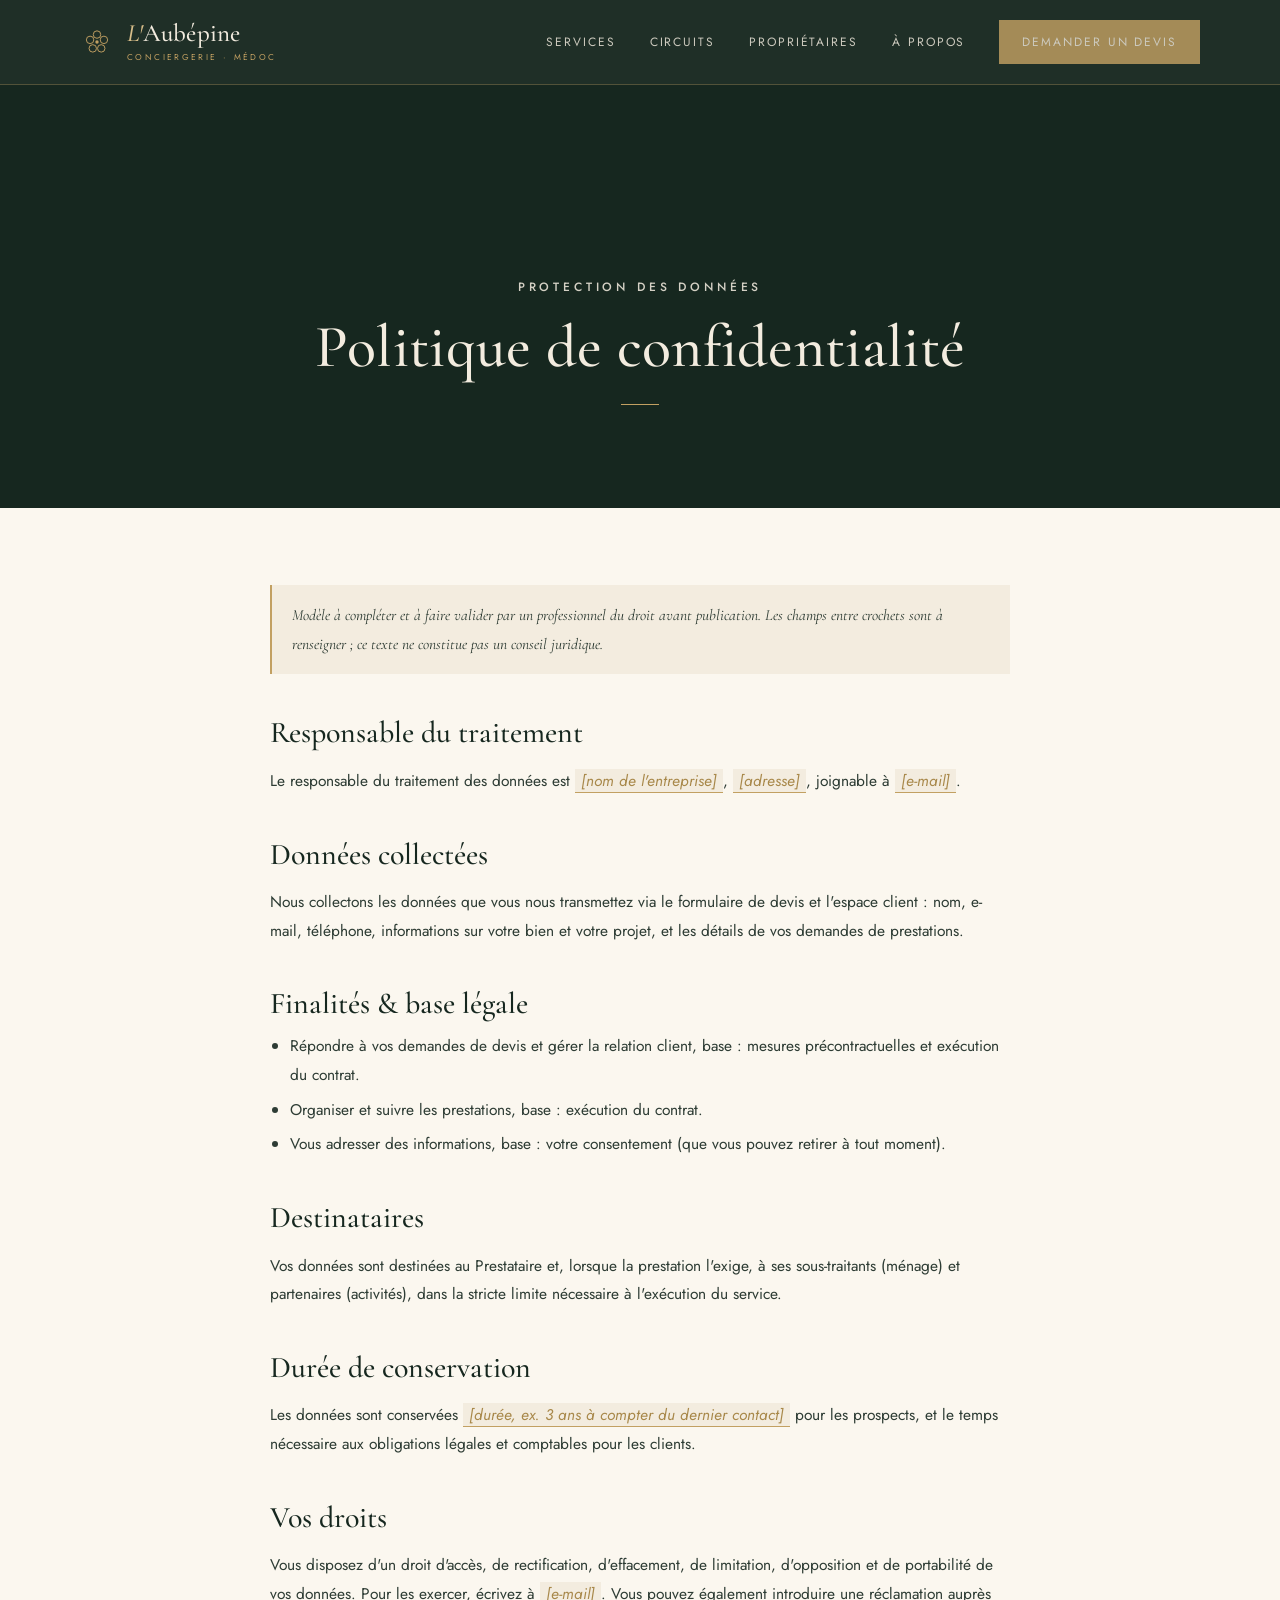
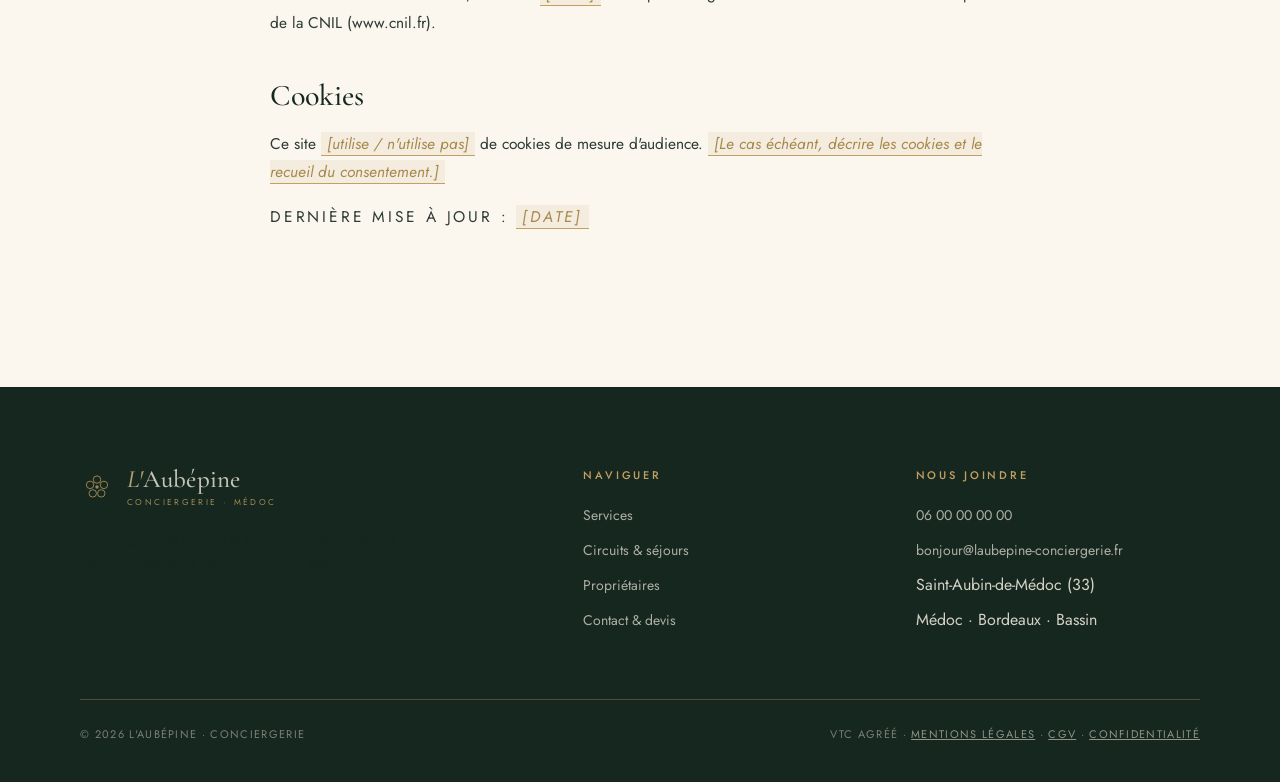
<file: confidentialite.html>
<!DOCTYPE html>
<html lang="fr">
<head>
<meta charset="UTF-8" />
<meta name="viewport" content="width=device-width, initial-scale=1.0" />
<title>Confidentialité · L'Aubépine Conciergerie</title>
<meta name="robots" content="noindex" />
<link rel="preconnect" href="https://fonts.googleapis.com" />
<link rel="preconnect" href="https://fonts.gstatic.com" crossorigin />
<link href="https://fonts.googleapis.com/css2?family=Cormorant+Garamond:ital,wght@0,400;0,500;0,600;1,400;1,500&family=Jost:wght@300;400;500;600&display=swap" rel="stylesheet" />
<link rel="icon" href="logo/favicon.svg" type="image/svg+xml" />
<link rel="stylesheet" href="styles.css" />
<style>
  .legal h2{font-family:var(--serif);font-weight:500;font-size:clamp(22px,2.6vw,30px);color:var(--ink);margin:40px 0 10px;}
  .legal h3{font-family:var(--serif);font-weight:500;font-size:20px;color:var(--pine);margin:24px 0 6px;}
  .legal p,.legal li{font-size:15.5px;color:var(--text-l);line-height:1.85;}
  .legal ul{padding-left:20px;margin:8px 0;}
  .legal li{margin-bottom:6px;}
  .legal a{color:var(--gold-d);text-decoration:underline;}
  .fill{background:var(--cream);border-bottom:1px solid var(--gold);padding:0 6px;font-style:italic;color:var(--gold-d);}
  .updated{font-size:11px;letter-spacing:0.18em;text-transform:uppercase;color:var(--gold-d);margin-top:6px;}
  .disclaim{border-left:2px solid var(--gold);background:var(--cream);padding:16px 20px;font-style:italic;font-family:var(--serif);color:var(--text-l);margin:0 0 30px;font-size:15px;}
</style>
</head>
<body>
<header class="site-head">
  <div class="head-inner">
    <a class="brand-lockup" href="index.html" aria-label="L'Aubépine, accueil">
      <svg class="mark" viewBox="0 0 64 64" fill="none" stroke="#C2A062" stroke-width="1.8"><circle cx="32" cy="18" r="7"/><circle cx="45" cy="28" r="7"/><circle cx="40" cy="44" r="7"/><circle cx="24" cy="44" r="7"/><circle cx="19" cy="28" r="7"/><circle cx="32" cy="32" r="3.2" fill="#C2A062" stroke="none"/></svg>
      <span><span class="brand-name"><span class="art">L'</span>Aubépine</span><span class="brand-sub" style="display:block">Conciergerie · Médoc</span></span>
    </a>
    <nav class="nav">
      <a href="services.html">Services</a>
      <a href="circuits.html">Circuits</a>
      <a href="proprietaires.html">Propriétaires</a>
      <a href="a-propos.html">À propos</a>
      <a class="btn" href="contact.html">Demander un devis</a>
    </nav>
  </div>
</header>
<section class="dark center" style="padding:clamp(140px,20vh,200px) 0 clamp(48px,6vw,80px);">
  <div class="wrap" style="max-width:760px;">
    <p class="eyebrow">Protection des données</p>
    <h1 class="display" style="font-size:clamp(34px,5vw,60px); margin:18px 0 0; color:var(--cream);">Politique de confidentialité</h1>
    <hr class="rule" style="margin-left:auto;margin-right:auto;" />
  </div>
</section>
<section class="section soft" style="padding-top:clamp(48px,6vw,80px);">
  <div class="wrap" style="max-width:820px;">
    <div class="legal">
      <p class="disclaim">Modèle à compléter et à faire valider par un professionnel du droit avant publication. Les champs entre crochets sont à renseigner ; ce texte ne constitue pas un conseil juridique.</p>
      <h2>Responsable du traitement</h2>
      <p>Le responsable du traitement des données est <span class="fill">[nom de l'entreprise]</span>, <span class="fill">[adresse]</span>, joignable à <span class="fill">[e-mail]</span>.</p>
      <h2>Données collectées</h2>
      <p>Nous collectons les données que vous nous transmettez via le formulaire de devis et l'espace client : nom, e-mail, téléphone, informations sur votre bien et votre projet, et les détails de vos demandes de prestations.</p>
      <h2>Finalités & base légale</h2>
      <ul>
        <li>Répondre à vos demandes de devis et gérer la relation client, base : mesures précontractuelles et exécution du contrat.</li>
        <li>Organiser et suivre les prestations, base : exécution du contrat.</li>
        <li>Vous adresser des informations, base : votre consentement (que vous pouvez retirer à tout moment).</li>
      </ul>
      <h2>Destinataires</h2>
      <p>Vos données sont destinées au Prestataire et, lorsque la prestation l'exige, à ses sous-traitants (ménage) et partenaires (activités), dans la stricte limite nécessaire à l'exécution du service.</p>
      <h2>Durée de conservation</h2>
      <p>Les données sont conservées <span class="fill">[durée, ex. 3 ans à compter du dernier contact]</span> pour les prospects, et le temps nécessaire aux obligations légales et comptables pour les clients.</p>
      <h2>Vos droits</h2>
      <p>Vous disposez d'un droit d'accès, de rectification, d'effacement, de limitation, d'opposition et de portabilité de vos données. Pour les exercer, écrivez à <span class="fill">[e-mail]</span>. Vous pouvez également introduire une réclamation auprès de la CNIL (www.cnil.fr).</p>
      <h2>Cookies</h2>
      <p>Ce site <span class="fill">[utilise / n'utilise pas]</span> de cookies de mesure d'audience. <span class="fill">[Le cas échéant, décrire les cookies et le recueil du consentement.]</span></p>
      <p class="updated">Dernière mise à jour : <span class="fill">[date]</span></p>
    </div>
  </div>
</section>
<footer class="site-foot">
  <div class="wrap">
    <div class="foot-grid">
      <div>
        <a class="brand-lockup" href="index.html" style="margin-bottom:20px;">
          <svg class="mark" viewBox="0 0 64 64" fill="none" stroke="#C2A062" stroke-width="1.8"><circle cx="32" cy="18" r="7"/><circle cx="45" cy="28" r="7"/><circle cx="40" cy="44" r="7"/><circle cx="24" cy="44" r="7"/><circle cx="19" cy="28" r="7"/><circle cx="32" cy="32" r="3.2" fill="#C2A062" stroke="none"/></svg>
          <span><span class="brand-name"><span class="art">L'</span>Aubépine</span><span class="brand-sub" style="display:block">Conciergerie · Médoc</span></span>
        </a>
        <p style="max-width:340px; font-size:14px;">Conciergerie de charme & transport privé, au service des propriétaires et des voyageurs du Médoc.</p>
      </div>
      <div>
        <h4>Naviguer</h4>
        <ul>
          <li><a href="services.html">Services</a></li>
          <li><a href="circuits.html">Circuits & séjours</a></li>
          <li><a href="proprietaires.html">Propriétaires</a></li>
          <li><a href="contact.html">Contact & devis</a></li>
        </ul>
      </div>
      <div>
        <h4>Nous joindre</h4>
        <ul>
          <li><a href="tel:+33600000000">06 00 00 00 00</a></li>
          <li><a href="mailto:bonjour@laubepine-conciergerie.fr">bonjour@laubepine-conciergerie.fr</a></li>
          <li>Saint-Aubin-de-Médoc (33)</li>
          <li>Médoc · Bordeaux · Bassin</li>
        </ul>
      </div>
    </div>
    <div class="foot-bottom">
      <span>© <span data-year>2026</span> L'Aubépine · Conciergerie</span>
      <span>VTC agréé · <a href="mentions-legales.html">Mentions légales</a> · <a href="cgv.html">CGV</a> · <a href="confidentialite.html">Confidentialité</a></span>
    </div>
  </div>
</footer>
<script src="site.js"></script>
</body>
</html>
</file>
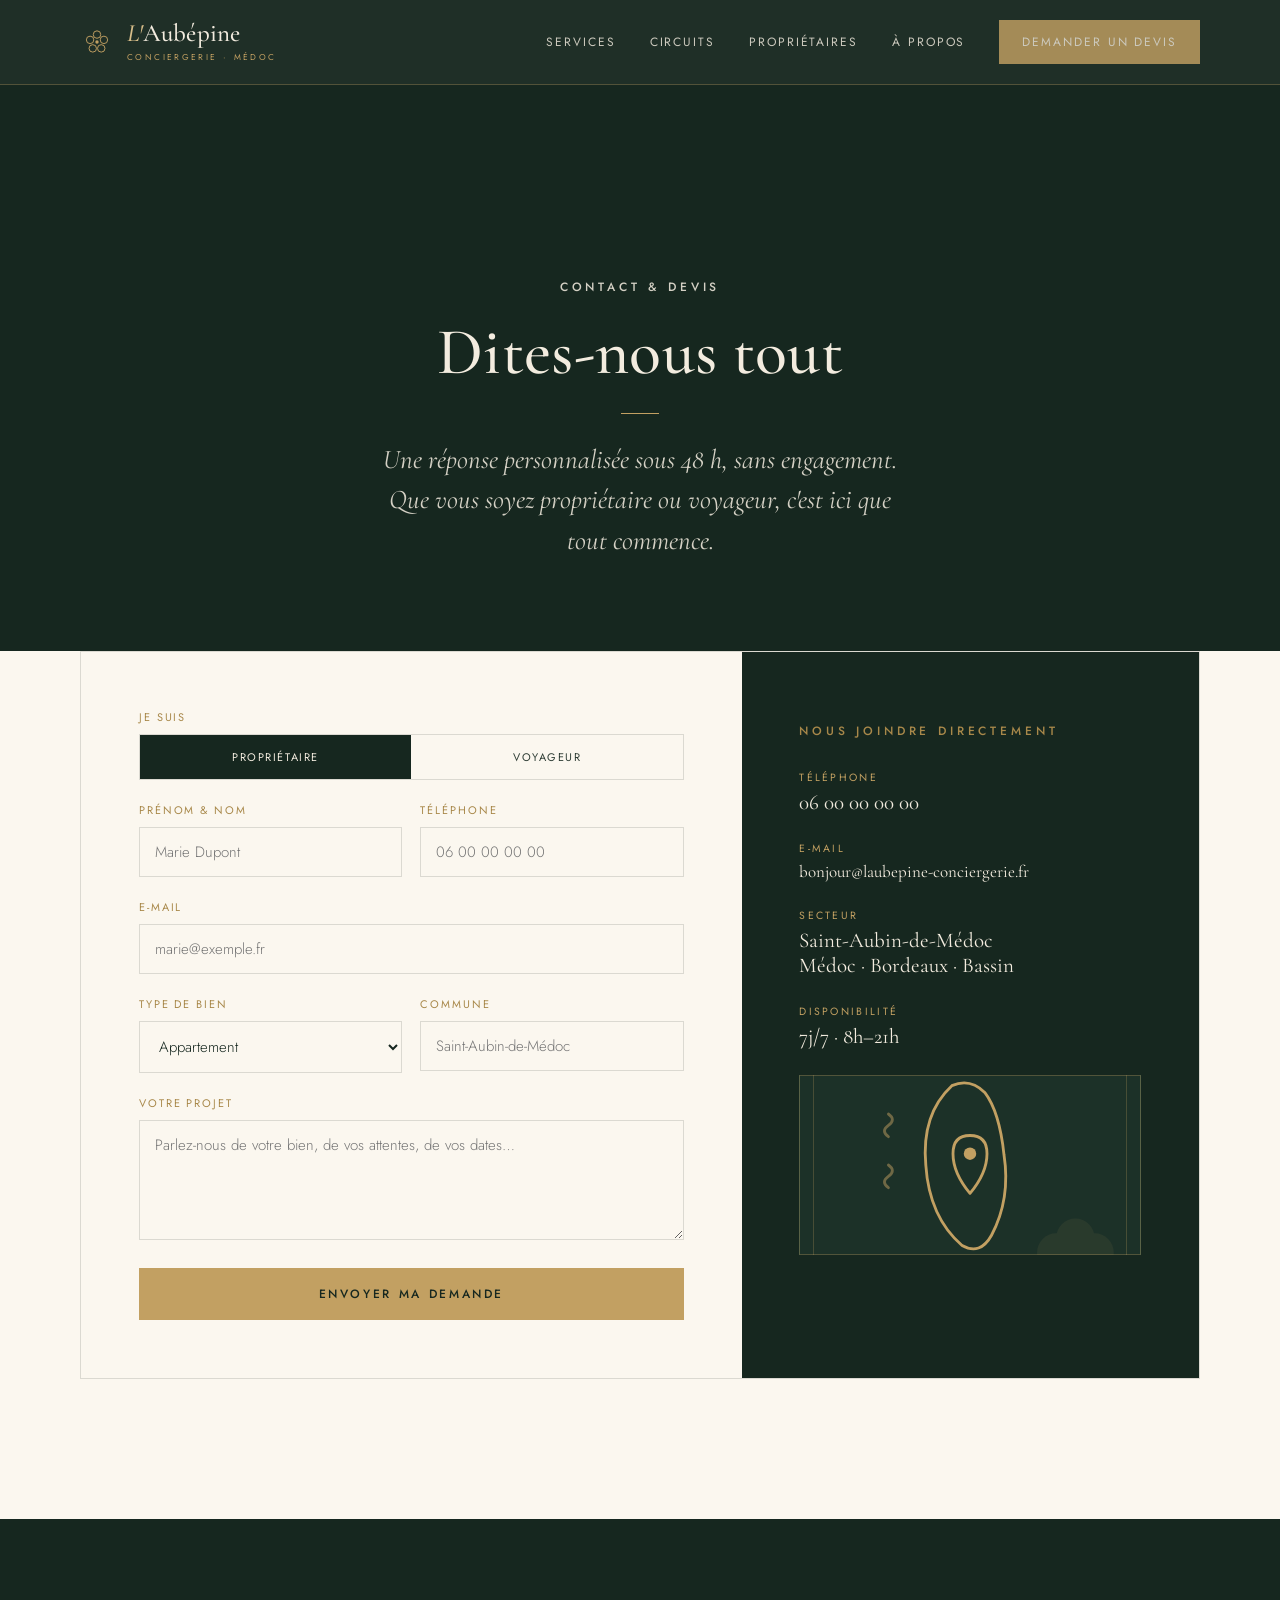
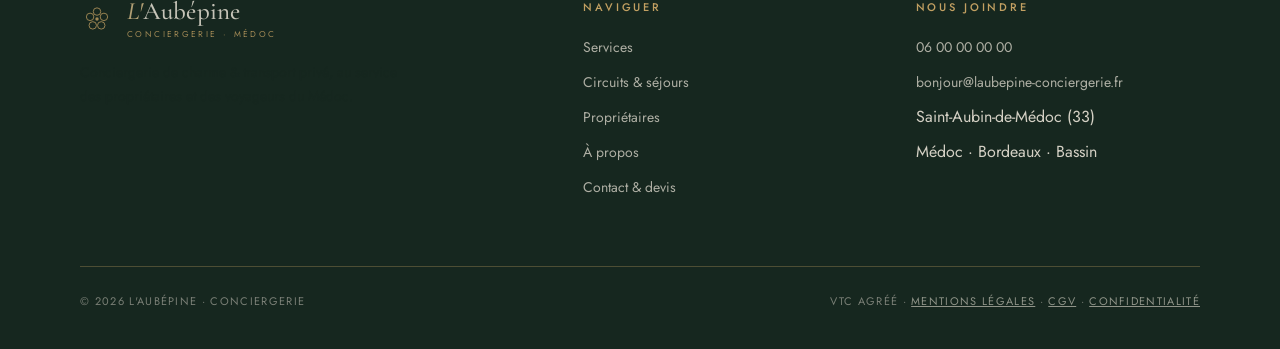
<file: contact.html>
<!DOCTYPE html>
<html lang="fr">
<head>
<meta charset="UTF-8" />
<meta name="viewport" content="width=device-width, initial-scale=1.0" />
<title>Contact & devis · L'Aubépine Conciergerie</title>
<link rel="preconnect" href="https://fonts.googleapis.com" />
<link rel="preconnect" href="https://fonts.gstatic.com" crossorigin />
<link href="https://fonts.googleapis.com/css2?family=Cormorant+Garamond:ital,wght@0,400;0,500;0,600;1,400;1,500&family=Jost:wght@300;400;500;600&display=swap" rel="stylesheet" />
<link rel="icon" href="logo/favicon.svg" type="image/svg+xml" />
<link rel="stylesheet" href="styles.css" />
<style>
  .contact-grid { display:grid; grid-template-columns:1.3fr 0.9fr; gap:0; border:1px solid var(--line-l); }
  .form-side { padding:clamp(40px,4.5vw,64px); }
  .aside { padding:clamp(40px,4.5vw,64px); background:var(--ink); color:var(--cream); }
  .aside p, .aside li { color:var(--text-d); }
  .field { margin-bottom:22px; }
  .field label { display:block; font-family:var(--sans); font-size:11px; letter-spacing:0.18em; text-transform:uppercase; color:var(--gold-d); margin-bottom:9px; }
  .field input, .field select, .field textarea {
    width:100%; font-family:var(--sans); font-weight:300; font-size:15px; color:var(--ink);
    background:var(--soft); border:1px solid var(--line-l); padding:13px 15px; outline:none;
    transition:border-color .25s; border-radius:0;
  }
  .field input:focus, .field select:focus, .field textarea:focus { border-color:var(--gold); }
  .field textarea { resize:vertical; min-height:120px; }
  .seg { display:flex; gap:0; border:1px solid var(--line-l); }
  .seg label { flex:1; margin:0; text-align:center; padding:14px 8px; cursor:pointer; font-size:11px; letter-spacing:0.14em; text-transform:uppercase; color:var(--text-l); transition:all .25s; }
  .seg label:first-child { border-right:1px solid var(--line-l); }
  .seg input { position:absolute; opacity:0; pointer-events:none; }
  .seg input:checked + label { background:var(--ink); color:var(--cream); }
  .row2 { display:grid; grid-template-columns:1fr 1fr; gap:18px; }
  .aside .ctline { display:flex; flex-direction:column; gap:5px; margin-bottom:26px; }
  .aside .ctline .lab { font-family:var(--sans); font-size:10.5px; letter-spacing:0.22em; text-transform:uppercase; color:var(--gold); }
  .aside .ctline a, .aside .ctline span { font-family:var(--serif); font-size:21px; color:var(--cream); }
  .confirm { display:none; padding:40px; background:var(--pine); color:var(--cream); text-align:center; }
  .confirm.show { display:block; }
  @media (max-width:880px){ .contact-grid{ grid-template-columns:1fr; } .row2{ grid-template-columns:1fr; } }
</style>
</head>
<body>

<header class="site-head">
  <div class="head-inner">
    <a class="brand-lockup" href="index.html" aria-label="L'Aubépine, accueil">
      <svg class="mark" viewBox="0 0 64 64" fill="none" stroke="#C2A062" stroke-width="1.8"><circle cx="32" cy="18" r="7"/><circle cx="45" cy="28" r="7"/><circle cx="40" cy="44" r="7"/><circle cx="24" cy="44" r="7"/><circle cx="19" cy="28" r="7"/><circle cx="32" cy="32" r="3.2" fill="#C2A062" stroke="none"/></svg>
      <span><span class="brand-name"><span class="art">L'</span>Aubépine</span><span class="brand-sub" style="display:block">Conciergerie · Médoc</span></span>
    </a>
    <nav class="nav">
      <a href="services.html">Services</a>
      <a href="circuits.html">Circuits</a>
      <a href="proprietaires.html">Propriétaires</a>
      <a href="a-propos.html">À propos</a>
      <a class="btn" href="contact.html">Demander un devis</a>
    </nav>
  </div>
</header>

<section class="dark center" style="padding:clamp(140px,20vh,200px) 0 clamp(56px,7vw,90px);" data-screen-label="Contact hero">
  <div class="wrap" style="max-width:760px;">
    <p class="eyebrow">Contact & devis</p>
    <h1 class="display" style="font-size:clamp(38px,5.5vw,66px); margin:20px 0 0; color:var(--cream);">Dites-nous tout</h1>
    <hr class="rule" style="margin-left:auto;margin-right:auto;" />
    <p class="lead" style="max-width:560px; margin:0 auto;">Une réponse personnalisée sous 48 h, sans engagement. Que vous soyez propriétaire ou voyageur, c'est ici que tout commence.</p>
  </div>
</section>

<section class="section soft" style="padding-top:0;">
  <div class="wrap">
    <div class="contact-grid">
      <!-- Formulaire -->
      <div class="form-side">
        <form id="devis-form" novalidate>
          <div class="field">
            <label>Je suis</label>
            <div class="seg">
              <input type="radio" name="profil" id="p-pro" value="Propriétaire" checked />
              <label for="p-pro">Propriétaire</label>
              <input type="radio" name="profil" id="p-voy" value="Voyageur" />
              <label for="p-voy">Voyageur</label>
            </div>
          </div>
          <div class="row2">
            <div class="field"><label>Prénom & nom</label><input type="text" name="nom" placeholder="Marie Dupont" required /></div>
            <div class="field"><label>Téléphone</label><input type="tel" name="tel" placeholder="06 00 00 00 00" /></div>
          </div>
          <div class="field"><label>E-mail</label><input type="email" name="email" placeholder="marie@exemple.fr" required /></div>
          <div class="row2">
            <div class="field">
              <label>Type de bien</label>
              <select name="bien">
                <option>Appartement</option>
                <option>Maison / villa</option>
                <option>Mobil-home en camping</option>
                <option>Autre / séjour voyageur</option>
              </select>
            </div>
            <div class="field"><label>Commune</label><input type="text" name="commune" placeholder="Saint-Aubin-de-Médoc" /></div>
          </div>
          <div class="field"><label>Votre projet</label><textarea name="message" placeholder="Parlez-nous de votre bien, de vos attentes, de vos dates…"></textarea></div>
          <button type="submit" class="btn" style="width:100%; justify-content:center;">Envoyer ma demande</button>
        </form>
        <div class="confirm" id="confirm">
          <svg viewBox="0 0 64 64" fill="none" stroke="var(--gold-l)" stroke-width="1.8" style="width:42px;height:42px;margin:0 auto 16px;"><circle cx="32" cy="18" r="7"/><circle cx="45" cy="28" r="7"/><circle cx="40" cy="44" r="7"/><circle cx="24" cy="44" r="7"/><circle cx="19" cy="28" r="7"/><circle cx="32" cy="32" r="3.2" fill="var(--gold-l)" stroke="none"/></svg>
          <h3 class="display" style="font-size:30px; color:var(--cream); margin:0 0 10px;">Merci, c'est noté.</h3>
          <p style="color:var(--text-d);">Nous revenons vers vous sous 48 h avec une proposition sur mesure.</p>
        </div>
      </div>
      <!-- Coordonnées -->
      <aside class="aside">
        <p class="eyebrow" style="margin-bottom:28px;">Nous joindre directement</p>
        <div class="ctline"><span class="lab">Téléphone</span><a href="tel:+33600000000">06 00 00 00 00</a></div>
        <div class="ctline"><span class="lab">E-mail</span><a href="mailto:bonjour@laubepine-conciergerie.fr" style="font-size:17px; word-break:break-all;">bonjour@laubepine-conciergerie.fr</a></div>
        <div class="ctline"><span class="lab">Secteur</span><span>Saint-Aubin-de-Médoc<br/>Médoc · Bordeaux · Bassin</span></div>
        <div class="ctline"><span class="lab">Disponibilité</span><span>7j/7 · 8h–21h</span></div>
        <div class="ph illus" data-label="Carte · secteur d'intervention, Médoc" style="background-image:url('img/carte.svg');background-size:cover;background-position:center;background-repeat:no-repeat;margin-top:14px; height:180px;"></div>
      </aside>
    </div>
  </div>
</section>

<footer class="site-foot">
  <div class="wrap">
    <div class="foot-grid">
      <div>
        <a class="brand-lockup" href="index.html" style="margin-bottom:20px;">
          <svg class="mark" viewBox="0 0 64 64" fill="none" stroke="#C2A062" stroke-width="1.8"><circle cx="32" cy="18" r="7"/><circle cx="45" cy="28" r="7"/><circle cx="40" cy="44" r="7"/><circle cx="24" cy="44" r="7"/><circle cx="19" cy="28" r="7"/><circle cx="32" cy="32" r="3.2" fill="#C2A062" stroke="none"/></svg>
          <span><span class="brand-name"><span class="art">L'</span>Aubépine</span><span class="brand-sub" style="display:block">Conciergerie · Médoc</span></span>
        </a>
        <p style="max-width:340px; font-size:14px;">Conciergerie de charme & transport privé, au service des propriétaires et des voyageurs du Médoc.</p>
      </div>
      <div>
        <h4>Naviguer</h4>
        <ul>
          <li><a href="services.html">Services</a></li>
          <li><a href="circuits.html">Circuits & séjours</a></li>
          <li><a href="proprietaires.html">Propriétaires</a></li>
          <li><a href="a-propos.html">À propos</a></li>
          <li><a href="contact.html">Contact & devis</a></li>
        </ul>
      </div>
      <div>
        <h4>Nous joindre</h4>
        <ul>
          <li><a href="tel:+33600000000">06 00 00 00 00</a></li>
          <li><a href="mailto:bonjour@laubepine-conciergerie.fr">bonjour@laubepine-conciergerie.fr</a></li>
          <li>Saint-Aubin-de-Médoc (33)</li>
          <li>Médoc · Bordeaux · Bassin</li>
        </ul>
      </div>
    </div>
    <div class="foot-bottom">
      <span>© <span data-year>2026</span> L'Aubépine · Conciergerie</span>
      <span>VTC agréé · <a href="mentions-legales.html">Mentions légales</a> · <a href="cgv.html">CGV</a> · <a href="confidentialite.html">Confidentialité</a></span>
    </div>
  </div>
</footer>

<script src="site.js"></script>
<script>
  document.getElementById('devis-form').addEventListener('submit', function (e) {
    e.preventDefault();
    if (!this.checkValidity()) { this.reportValidity(); return; }
    this.style.display = 'none';
    document.getElementById('confirm').classList.add('show');
  });
</script>
</body>
</html>
</file>
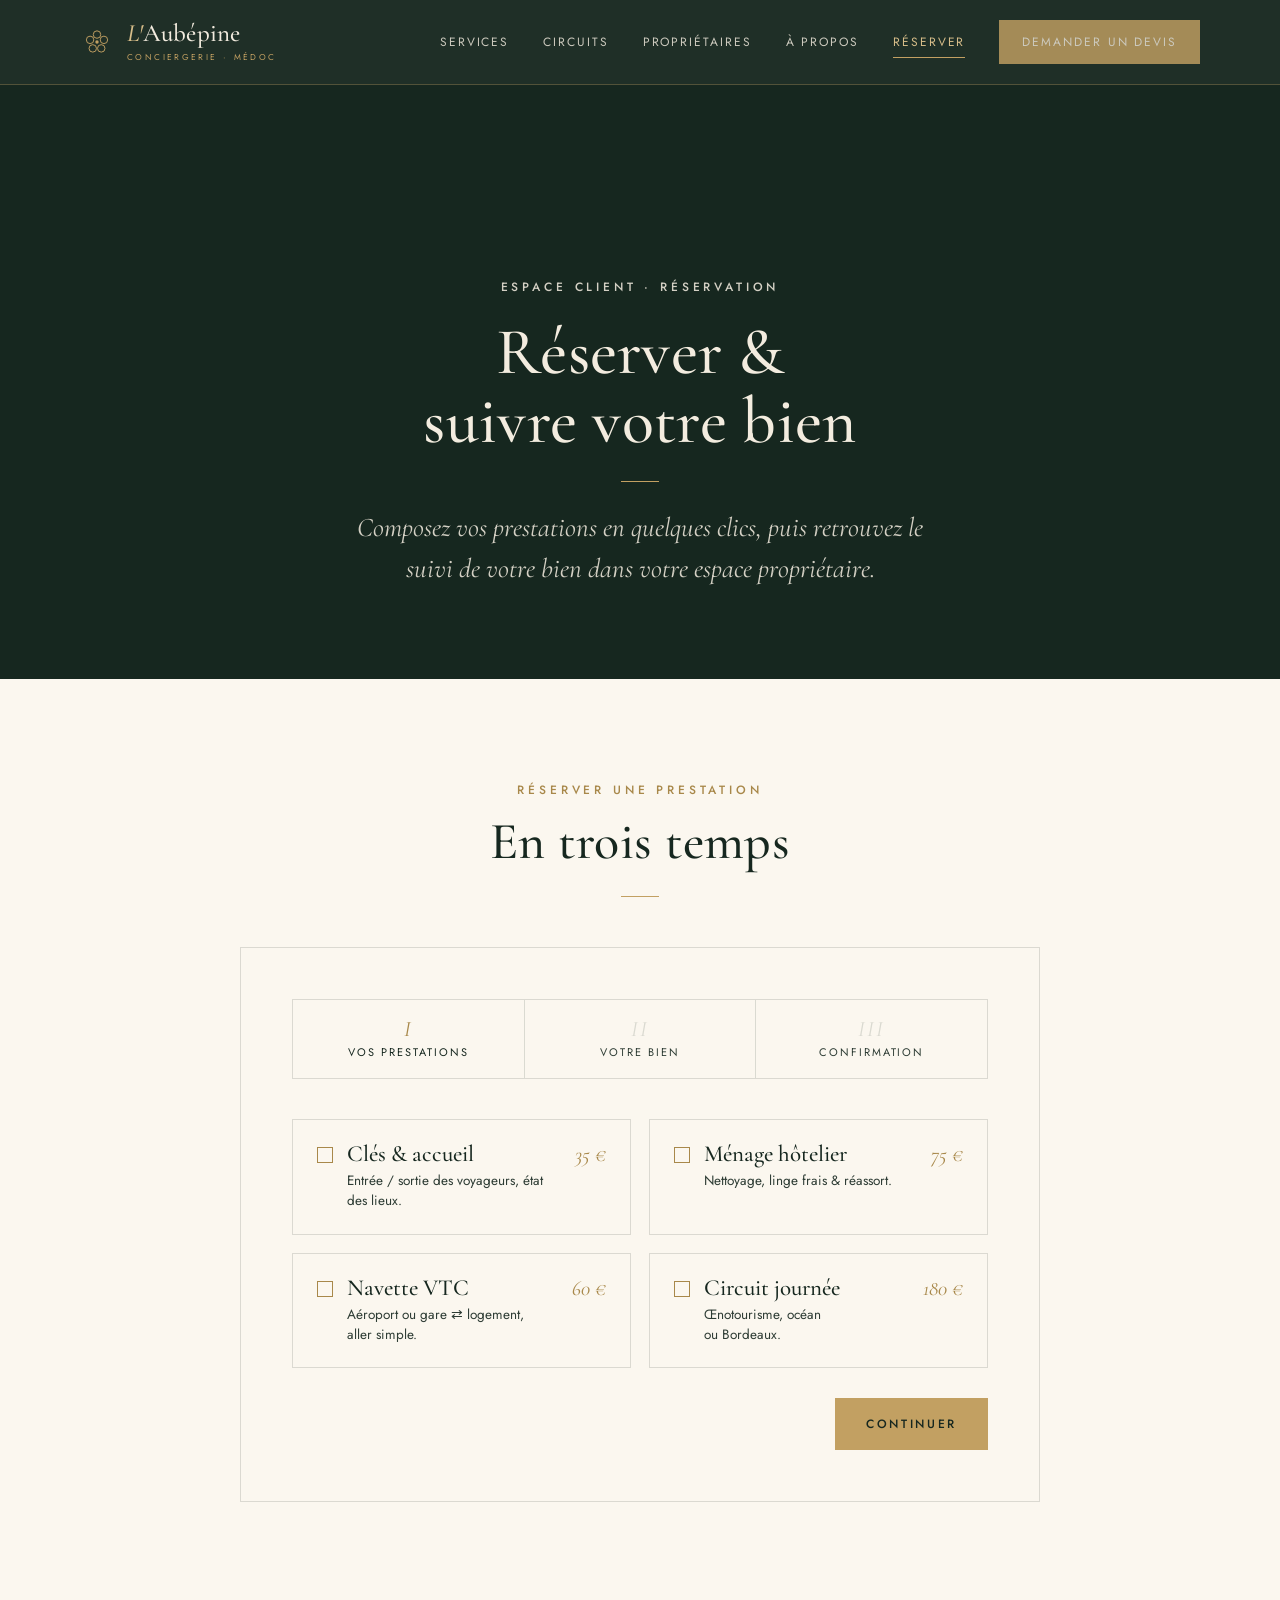
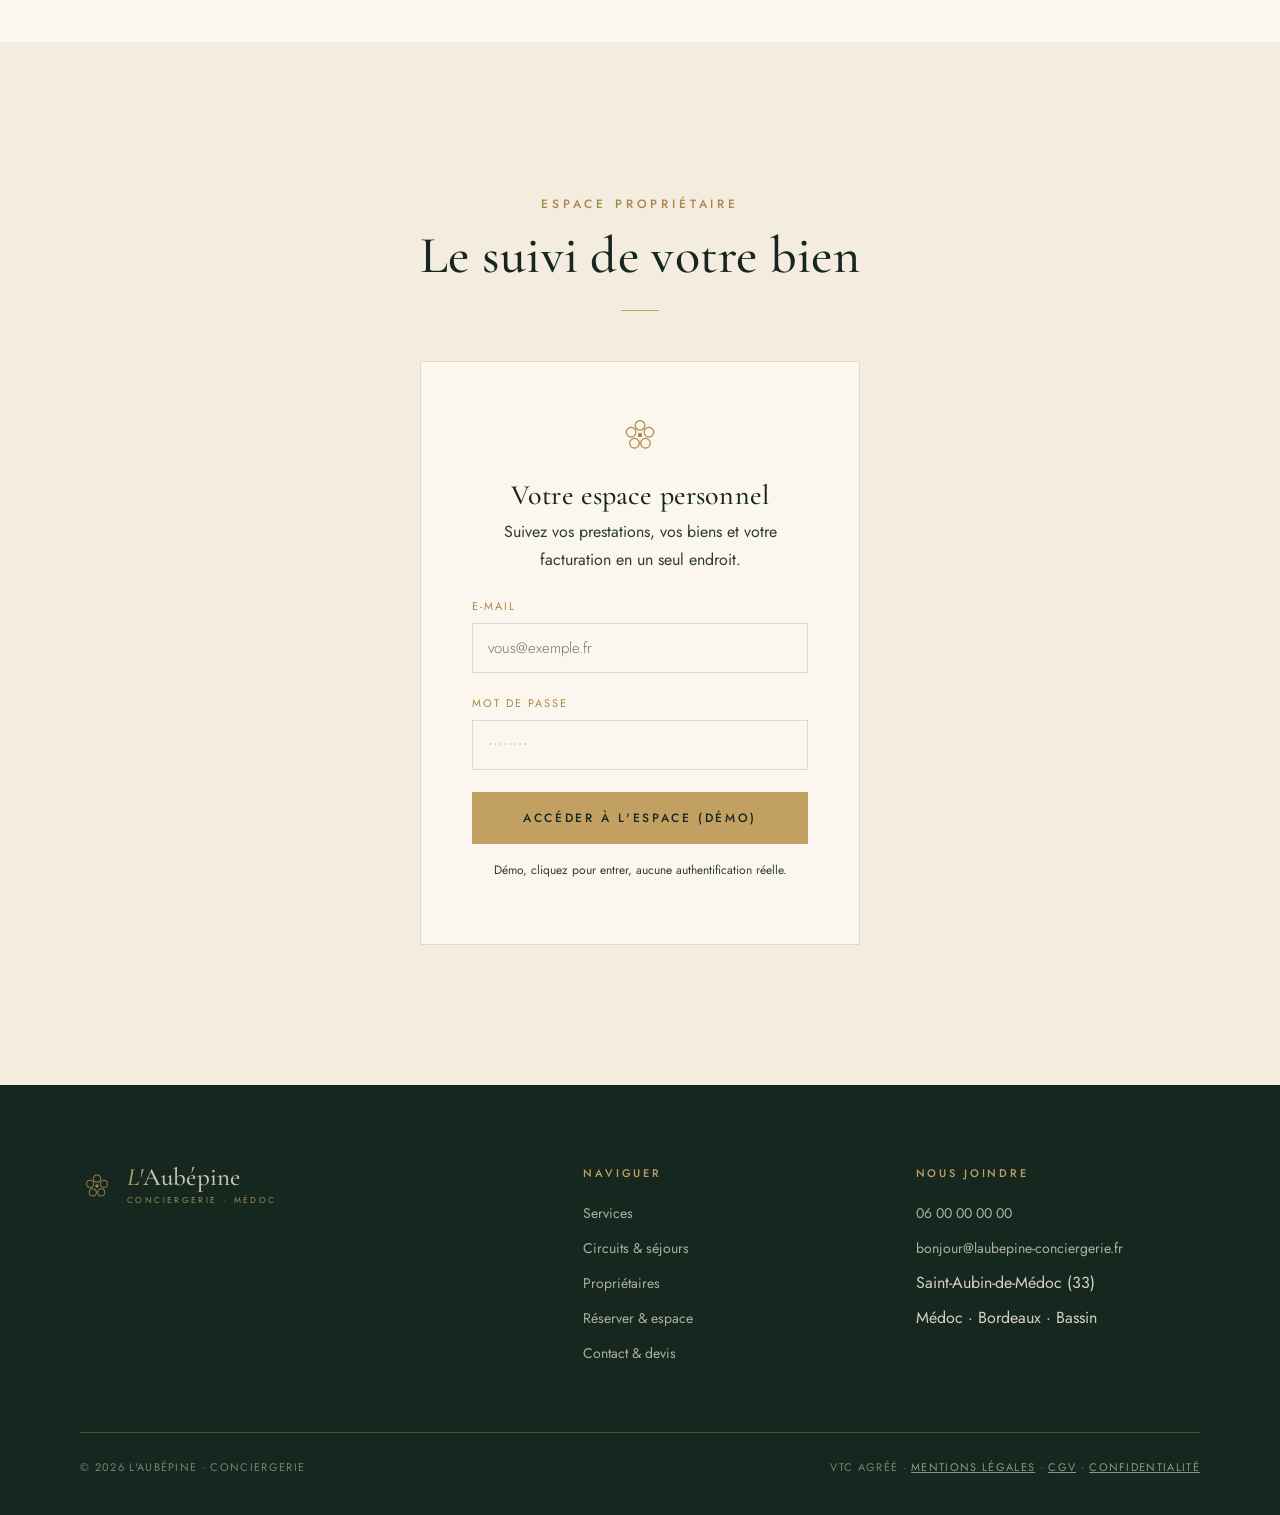
<file: espace.html>
<!DOCTYPE html>
<html lang="fr">
<head>
<meta charset="UTF-8" />
<meta name="viewport" content="width=device-width, initial-scale=1.0" />
<title>Réserver & espace propriétaire · L'Aubépine Conciergerie</title>
<meta name="description" content="Réservez vos prestations en ligne et suivez la gestion de votre bien : clés, ménage, transport et circuits. L'Aubépine, conciergerie du Médoc." />
<link rel="preconnect" href="https://fonts.googleapis.com" />
<link rel="preconnect" href="https://fonts.gstatic.com" crossorigin />
<link href="https://fonts.googleapis.com/css2?family=Cormorant+Garamond:ital,wght@0,400;0,500;0,600;1,400;1,500&family=Jost:wght@300;400;500;600&display=swap" rel="stylesheet" />
<link rel="icon" href="logo/favicon.svg" type="image/svg+xml" />
<link rel="stylesheet" href="styles.css" />
<style>
  /* ---- champs (alignés sur contact.html) ---- */
  .field { margin-bottom:22px; }
  .field label { display:block; font-family:var(--sans); font-size:11px; letter-spacing:0.18em; text-transform:uppercase; color:var(--gold-d); margin-bottom:9px; }
  .field input, .field select, .field textarea {
    width:100%; font-family:var(--sans); font-weight:300; font-size:15px; color:var(--ink);
    background:var(--soft); border:1px solid var(--line-l); padding:13px 15px; outline:none;
    transition:border-color .25s; border-radius:0;
  }
  .field input:focus, .field select:focus, .field textarea:focus { border-color:var(--gold); }
  .field textarea { resize:vertical; min-height:90px; }
  .row2 { display:grid; grid-template-columns:1fr 1fr; gap:18px; }

  .panel { border:1px solid var(--line-l); background:var(--soft); padding:clamp(30px,4vw,56px); }

  /* ---- stepper ---- */
  .stepper { display:flex; gap:0; border:1px solid var(--line-l); margin-bottom:40px; }
  .step { flex:1; text-align:center; padding:18px 8px; font-family:var(--sans); font-size:11px;
    letter-spacing:0.18em; text-transform:uppercase; color:var(--text-l); border-right:1px solid var(--line-l); }
  .step:last-child { border-right:0; }
  .step .n { font-family:var(--serif); font-style:italic; font-size:22px; display:block; color:var(--line-l); margin-bottom:4px; line-height:1; }
  .step.active { color:var(--ink); }
  .step.active .n { color:var(--gold-d); }
  .step.done .n { color:var(--gold-d); }

  /* ---- sélection des services ---- */
  .svc-pick { display:grid; grid-template-columns:1fr 1fr; gap:18px; }
  .svc-opt { border:1px solid var(--line-l); padding:22px 24px; cursor:pointer; display:flex; align-items:flex-start; gap:14px;
    transition:border-color .25s, background .25s; background:var(--soft); }
  .svc-opt:hover { border-color:var(--gold); }
  .svc-opt.sel { border-color:var(--gold); background:var(--cream); }
  .svc-opt .box { width:16px; height:16px; border:1px solid var(--gold-d); flex:none; margin-top:5px; position:relative; transition:background .2s; }
  .svc-opt.sel .box { background:var(--gold); }
  .svc-opt h4 { font-family:var(--serif); font-weight:500; font-size:23px; margin:0 0 4px; line-height:1.1; }
  .svc-opt p { font-size:13.5px; margin:0; line-height:1.5; }
  .svc-opt .pr { margin-left:auto; font-family:var(--serif); font-style:italic; font-size:21px; color:var(--gold-d); white-space:nowrap; padding-left:12px; }

  /* ---- récapitulatif ---- */
  .recap { border:1px solid var(--line-l); }
  .recap .line { display:flex; justify-content:space-between; gap:16px; padding:14px 22px; border-bottom:1px solid var(--line-l); font-size:15px; color:var(--text-l); }
  .recap .line span:last-child { color:var(--ink); }
  .recap .line.tot { border-bottom:0; background:var(--cream); }
  .recap .line.tot span { font-family:var(--serif); font-size:26px; color:var(--ink); }

  .step-actions { display:flex; justify-content:space-between; gap:14px; margin-top:30px; }
  .hidden { display:none; }

  .note { border-left:2px solid var(--gold); padding:14px 20px; font-size:13.5px; color:var(--text-l);
    font-style:italic; font-family:var(--serif); background:var(--cream); margin:20px 0; }

  /* ---- modal paiement ---- */
  .modal-bg { position:fixed; inset:0; background:rgba(22,39,31,0.72); display:none; align-items:center; justify-content:center; z-index:200; padding:24px; }
  .modal-bg.show { display:flex; }
  .modal { background:var(--soft); border:1px solid var(--gold); max-width:440px; width:100%; padding:clamp(30px,4vw,44px); text-align:center; }
  .modal h3 { font-family:var(--serif); font-weight:500; font-size:32px; margin:0 0 6px; }
  .pay-card { background:var(--ink); color:var(--cream); padding:24px; margin:22px 0; text-align:left; border:1px solid var(--line-d); }
  .pay-card .lab { font-family:var(--sans); font-size:10px; letter-spacing:0.24em; text-transform:uppercase; color:var(--gold); }
  .pay-card .num { font-family:'Courier New',monospace; font-size:19px; letter-spacing:3px; margin:14px 0; }
  .pay-card .ln { display:flex; justify-content:space-between; font-size:13px; color:var(--text-d); }

  /* ---- espace propriétaire ---- */
  .gate { text-align:center; max-width:440px; margin:0 auto; }
  .dash { display:none; }
  .dash.show { display:block; }
  .dash-head { display:flex; justify-content:space-between; align-items:flex-end; flex-wrap:wrap; gap:14px; margin-bottom:8px; }
  .dash-tabs { display:flex; gap:0; border-bottom:1px solid var(--line-l); margin:24px 0 34px; flex-wrap:wrap; }
  .dash-tab { padding:14px 24px; cursor:pointer; font-family:var(--sans); font-size:11px; letter-spacing:0.16em;
    text-transform:uppercase; color:var(--text-l); border-bottom:2px solid transparent; margin-bottom:-1px; transition:color .25s; }
  .dash-tab.active { color:var(--ink); border-color:var(--gold); }
  .kpis { display:grid; grid-template-columns:repeat(4,1fr); gap:0; border:1px solid var(--line-l); margin-bottom:36px; }
  .kpi { padding:26px 24px; border-right:1px solid var(--line-l); }
  .kpi:last-child { border-right:0; }
  .kpi b { font-family:var(--serif); font-weight:500; font-size:40px; display:block; line-height:1; }
  .kpi span { font-family:var(--sans); font-size:11px; letter-spacing:0.16em; text-transform:uppercase; color:var(--gold-d); }
  table { width:100%; border-collapse:collapse; border:1px solid var(--line-l); }
  th { background:var(--ink); color:var(--cream); text-align:left; padding:14px 18px; font-family:var(--sans);
    font-weight:500; font-size:10.5px; letter-spacing:0.18em; text-transform:uppercase; }
  td { padding:15px 18px; border-bottom:1px solid var(--line-l); font-size:14.5px; color:var(--text-l); }
  td .ref { font-family:var(--serif); font-style:italic; font-size:17px; color:var(--ink); }
  tr:last-child td { border-bottom:0; }
  .tag { display:inline-block; padding:4px 12px; border:1px solid; font-size:10px; letter-spacing:0.14em; text-transform:uppercase; font-family:var(--sans); }
  .tag.ok { color:var(--pine); border-color:var(--pine); }
  .tag.wait { color:var(--gold-d); border-color:var(--gold-d); }
  .tag.run { color:#3d6a86; border-color:#3d6a86; }

  @media (max-width:880px){
    .svc-pick, .row2 { grid-template-columns:1fr; }
    .kpis { grid-template-columns:1fr 1fr; }
    .kpi:nth-child(2n){ border-right:0; }
    table, thead, tbody, th, td, tr { display:block; }
    th { display:none; }
    td { border-bottom:0; }
    tr { border-bottom:1px solid var(--line-l); padding:8px 0; }
    tr:last-child { border-bottom:0; }
  }
</style>
</head>
<body>

<header class="site-head">
  <div class="head-inner">
    <a class="brand-lockup" href="index.html" aria-label="L'Aubépine, accueil">
      <svg class="mark" viewBox="0 0 64 64" fill="none" stroke="#C2A062" stroke-width="1.8"><circle cx="32" cy="18" r="7"/><circle cx="45" cy="28" r="7"/><circle cx="40" cy="44" r="7"/><circle cx="24" cy="44" r="7"/><circle cx="19" cy="28" r="7"/><circle cx="32" cy="32" r="3.2" fill="#C2A062" stroke="none"/></svg>
      <span><span class="brand-name"><span class="art">L'</span>Aubépine</span><span class="brand-sub" style="display:block">Conciergerie · Médoc</span></span>
    </a>
    <nav class="nav">
      <a href="services.html">Services</a>
      <a href="circuits.html">Circuits</a>
      <a href="proprietaires.html">Propriétaires</a>
      <a href="a-propos.html">À propos</a>
      <a class="active" href="espace.html">Réserver</a>
      <a class="btn" href="contact.html">Demander un devis</a>
    </nav>
  </div>
</header>

<!-- HERO -->
<section class="dark center" style="padding:clamp(140px,20vh,200px) 0 clamp(56px,7vw,90px);">
  <div class="wrap" style="max-width:780px;">
    <p class="eyebrow">Espace client · Réservation</p>
    <h1 class="display" style="font-size:clamp(38px,5.5vw,66px); margin:20px 0 0; color:var(--cream);">Réserver & suivre votre bien</h1>
    <hr class="rule" style="margin-left:auto;margin-right:auto;" />
    <p class="lead" style="max-width:580px; margin:0 auto;">Composez vos prestations en quelques clics, puis retrouvez le suivi de votre bien dans votre espace propriétaire.</p>
  </div>
</section>

<!-- ====================== RÉSERVATION ====================== -->
<section class="section soft" style="padding-top:clamp(56px,7vw,90px);">
  <div class="wrap" style="max-width:880px;">
    <p class="eyebrow center">Réserver une prestation</p>
    <h2 class="display center" style="font-size:clamp(30px,4.2vw,52px); margin:14px 0 0;">En trois temps</h2>
    <hr class="rule" style="margin:26px auto 50px;" />

    <div class="panel">
      <div class="stepper">
        <div class="step active" id="st1"><span class="n">I</span>Vos prestations</div>
        <div class="step" id="st2"><span class="n">II</span>Votre bien</div>
        <div class="step" id="st3"><span class="n">III</span>Confirmation</div>
      </div>

      <!-- STEP 1 -->
      <div id="step1">
        <div class="svc-pick">
          <div class="svc-opt" data-svc="cles" data-price="35" onclick="toggleSvc(this)">
            <span class="box"></span><div><h4>Clés & accueil</h4><p>Entrée / sortie des voyageurs, état des lieux.</p></div><span class="pr">35 €</span>
          </div>
          <div class="svc-opt" data-svc="menage" data-price="75" onclick="toggleSvc(this)">
            <span class="box"></span><div><h4>Ménage hôtelier</h4><p>Nettoyage, linge frais & réassort.</p></div><span class="pr">75 €</span>
          </div>
          <div class="svc-opt" data-svc="transport" data-price="60" onclick="toggleSvc(this)">
            <span class="box"></span><div><h4>Navette VTC</h4><p>Aéroport ou gare ⇄ logement, aller simple.</p></div><span class="pr">60 €</span>
          </div>
          <div class="svc-opt" data-svc="circuit" data-price="180" onclick="toggleSvc(this)">
            <span class="box"></span><div><h4>Circuit journée</h4><p>Œnotourisme, océan ou Bordeaux.</p></div><span class="pr">180 €</span>
          </div>
        </div>
        <div class="step-actions">
          <span></span>
          <button class="btn" onclick="toStep(2)">Continuer</button>
        </div>
      </div>

      <!-- STEP 2 -->
      <div id="step2" class="hidden">
        <div class="row2">
          <div class="field"><label>Prénom & nom</label><input id="f_name" placeholder="Marie Dupont" /></div>
          <div class="field"><label>E-mail</label><input id="f_email" type="email" placeholder="marie@exemple.fr" /></div>
        </div>
        <div class="row2">
          <div class="field"><label>Commune du bien</label>
            <select id="f_zone"><option>Lacanau-Océan</option><option>Carcans-Maubuisson</option><option>Hourtin</option><option>Le Porge</option><option>Soulac</option><option>Saint-Aubin-de-Médoc</option><option>Autre</option></select>
          </div>
          <div class="field"><label>Type de bien</label>
            <select id="f_type"><option>Appartement</option><option>Maison / villa</option><option>Mobil-home en camping</option><option>Location Airbnb</option></select>
          </div>
        </div>
        <div class="row2">
          <div class="field"><label>Arrivée</label><input id="f_in" type="date" /></div>
          <div class="field"><label>Départ</label><input id="f_out" type="date" /></div>
        </div>
        <div class="field"><label>Précisions</label><textarea id="f_note" placeholder="N° d'emplacement, demandes particulières…"></textarea></div>
        <div class="step-actions">
          <button class="btn-ghost btn" onclick="toStep(1)">Retour</button>
          <button class="btn" onclick="toStep(3)">Voir le récapitulatif</button>
        </div>
      </div>

      <!-- STEP 3 -->
      <div id="step3" class="hidden">
        <div class="recap" id="recapBox"></div>
        <div class="note">Démonstration, aucun paiement réel n'est effectué. En production, cette étape ouvrira un paiement sécurisé (Stripe).</div>
        <div class="step-actions">
          <button class="btn-ghost btn" onclick="toStep(2)">Modifier</button>
          <button class="btn" onclick="openPay()">Confirmer & payer</button>
        </div>
      </div>
    </div>
  </div>
</section>

<!-- ====================== ESPACE PROPRIÉTAIRE ====================== -->
<section class="section cream">
  <div class="wrap">
    <p class="eyebrow center">Espace propriétaire</p>
    <h2 class="display center" style="font-size:clamp(30px,4.2vw,52px); margin:14px 0 0;">Le suivi de votre bien</h2>
    <hr class="rule" style="margin:26px auto 50px;" />

    <!-- accès démo -->
    <div class="gate panel" id="gate">
      <svg viewBox="0 0 64 64" fill="none" stroke="var(--gold-d)" stroke-width="1.8" style="width:44px;height:44px;margin:0 auto 18px;"><circle cx="32" cy="18" r="7"/><circle cx="45" cy="28" r="7"/><circle cx="40" cy="44" r="7"/><circle cx="24" cy="44" r="7"/><circle cx="19" cy="28" r="7"/><circle cx="32" cy="32" r="3.2" fill="var(--gold-d)" stroke="none"/></svg>
      <h3 class="display" style="font-size:28px; margin:0 0 8px;">Votre espace personnel</h3>
      <p style="margin:0 auto 24px; max-width:360px;">Suivez vos prestations, vos biens et votre facturation en un seul endroit.</p>
      <div class="field" style="text-align:left;"><label>E-mail</label><input id="g_email" placeholder="vous@exemple.fr" /></div>
      <div class="field" style="text-align:left;"><label>Mot de passe</label><input id="g_pass" type="password" placeholder="••••••••" /></div>
      <button class="btn" style="width:100%; justify-content:center;" onclick="enterDash()">Accéder à l'espace (démo)</button>
      <p style="font-size:12px; margin-top:16px; color:var(--text-l);">Démo, cliquez pour entrer, aucune authentification réelle.</p>
    </div>

    <!-- tableau de bord -->
    <div class="dash" id="dash">
      <div class="dash-head">
        <div>
          <p class="eyebrow" style="margin:0;">Bienvenue</p>
          <h3 class="display" style="font-size:30px; margin:6px 0 0;">Tableau de bord</h3>
        </div>
        <button class="btn-ghost btn" onclick="leaveDash()">Se déconnecter</button>
      </div>
      <div class="dash-tabs">
        <div class="dash-tab active" data-t="planning" onclick="setTab('planning')">Planning</div>
        <div class="dash-tab" data-t="demande" onclick="setTab('demande')">Nouvelle demande</div>
        <div class="dash-tab" data-t="biens" onclick="setTab('biens')">Mes biens</div>
        <div class="dash-tab" data-t="factu" onclick="setTab('factu')">Facturation</div>
      </div>
      <div id="dashBody"></div>
    </div>
  </div>
</section>

<!-- ====================== FOOTER ====================== -->
<footer class="site-foot">
  <div class="wrap">
    <div class="foot-grid">
      <div>
        <a class="brand-lockup" href="index.html" style="margin-bottom:20px;">
          <svg class="mark" viewBox="0 0 64 64" fill="none" stroke="#C2A062" stroke-width="1.8"><circle cx="32" cy="18" r="7"/><circle cx="45" cy="28" r="7"/><circle cx="40" cy="44" r="7"/><circle cx="24" cy="44" r="7"/><circle cx="19" cy="28" r="7"/><circle cx="32" cy="32" r="3.2" fill="#C2A062" stroke="none"/></svg>
          <span><span class="brand-name"><span class="art">L'</span>Aubépine</span><span class="brand-sub" style="display:block">Conciergerie · Médoc</span></span>
        </a>
        <p style="max-width:340px; font-size:14px;">Conciergerie de charme & transport privé, au service des propriétaires et des voyageurs du Médoc.</p>
      </div>
      <div>
        <h4>Naviguer</h4>
        <ul>
          <li><a href="services.html">Services</a></li>
          <li><a href="circuits.html">Circuits & séjours</a></li>
          <li><a href="proprietaires.html">Propriétaires</a></li>
          <li><a href="espace.html">Réserver & espace</a></li>
          <li><a href="contact.html">Contact & devis</a></li>
        </ul>
      </div>
      <div>
        <h4>Nous joindre</h4>
        <ul>
          <li><a href="tel:+33600000000">06 00 00 00 00</a></li>
          <li><a href="mailto:bonjour@laubepine-conciergerie.fr">bonjour@laubepine-conciergerie.fr</a></li>
          <li>Saint-Aubin-de-Médoc (33)</li>
          <li>Médoc · Bordeaux · Bassin</li>
        </ul>
      </div>
    </div>
    <div class="foot-bottom">
      <span>© <span data-year>2026</span> L'Aubépine · Conciergerie</span>
      <span>VTC agréé · <a href="mentions-legales.html">Mentions légales</a> · <a href="cgv.html">CGV</a> · <a href="confidentialite.html">Confidentialité</a></span>
    </div>
  </div>
</footer>

<!-- MODAL PAIEMENT -->
<div class="modal-bg" id="payModal"><div class="modal" id="payInner"></div></div>

<script src="site.js"></script>
<script>
const PRICES={cles:35,menage:75,transport:60,circuit:180};
const LABELS={cles:"Clés & accueil",menage:"Ménage hôtelier",transport:"Navette VTC",circuit:"Circuit journée"};
const state={svc:[],total:0};

/* ---- réservation ---- */
function toggleSvc(el){
  const k=el.dataset.svc; el.classList.toggle('sel');
  if(state.svc.includes(k)) state.svc=state.svc.filter(x=>x!==k); else state.svc.push(k);
}
function toStep(n){
  if(n===2 && state.svc.length===0){alert("Sélectionnez au moins une prestation.");return;}
  [1,2,3].forEach(i=>{
    document.getElementById('step'+i).classList.toggle('hidden',i!==n);
    const s=document.getElementById('st'+i);
    s.classList.toggle('active',i===n); s.classList.toggle('done',i<n);
  });
  if(n===3) buildRecap();
  document.getElementById('st1').scrollIntoView({behavior:'smooth',block:'center'});
}
function buildRecap(){
  let total=0,rows='';
  state.svc.forEach(k=>{total+=PRICES[k];rows+=`<div class="line"><span>${LABELS[k]}</span><span>${PRICES[k]} €</span></div>`;});
  const name=document.getElementById('f_name').value||'…';
  rows=`<div class="line"><span>Client</span><span>${name}</span></div>
        <div class="line"><span>Bien</span><span>${document.getElementById('f_type').value} · ${document.getElementById('f_zone').value}</span></div>
        <div class="line"><span>Séjour</span><span>${document.getElementById('f_in').value||'…'} → ${document.getElementById('f_out').value||'…'}</span></div>`+rows;
  rows+=`<div class="line tot"><span>Total estimé</span><span>${total} €</span></div>`;
  document.getElementById('recapBox').innerHTML=rows; state.total=total;
}

/* ---- paiement simulé ---- */
function openPay(){
  document.getElementById('payInner').innerHTML=`
    <p class="eyebrow">Paiement sécurisé · démonstration</p>
    <h3 class="display" style="margin-top:10px;">${state.total} €</h3>
    <div class="pay-card">
      <span class="lab">Carte bancaire</span>
      <div class="num">4242 4242 4242 4242</div>
      <div class="ln"><span>12 / 28</span><span>CVC 123</span></div>
    </div>
    <button class="btn" style="width:100%; justify-content:center;" onclick="payDone()">Payer ${state.total} €</button>
    <button class="btn-ghost btn" style="width:100%; justify-content:center; margin-top:12px;" onclick="closeModal('payModal')">Annuler</button>`;
  document.getElementById('payModal').classList.add('show');
}
function payDone(){
  const ref='AUB-'+Math.floor(Math.random()*9000+1000);
  const d=loadData();
  d.requests.unshift({ref,svc:state.svc.map(k=>LABELS[k]).join(', '),zone:document.getElementById('f_zone').value,date:document.getElementById('f_in').value||'à définir',total:state.total,status:'wait'});
  store(d);
  document.getElementById('payInner').innerHTML=`
    <svg viewBox="0 0 64 64" fill="none" stroke="var(--gold-d)" stroke-width="1.8" style="width:48px;height:48px;margin:0 auto 16px;"><circle cx="32" cy="18" r="7"/><circle cx="45" cy="28" r="7"/><circle cx="40" cy="44" r="7"/><circle cx="24" cy="44" r="7"/><circle cx="19" cy="28" r="7"/><circle cx="32" cy="32" r="3.2" fill="var(--gold-d)" stroke="none"/></svg>
    <h3 class="display" style="margin:0 0 8px;">Demande confirmée</h3>
    <p style="margin:0 auto 22px; max-width:320px;">Référence <strong>${ref}</strong>. Un récapitulatif vous est envoyé (simulation). Retrouvez-la dans votre espace.</p>
    <button class="btn" style="width:100%; justify-content:center;" onclick="closeModal('payModal');enterDash();document.getElementById('dash').scrollIntoView({behavior:'smooth'});">Voir mon espace</button>`;
}
function closeModal(id){document.getElementById(id).classList.remove('show');}
document.getElementById('payModal').addEventListener('click',e=>{if(e.target.id==='payModal')closeModal('payModal');});

/* ---- données démo (localStorage) ---- */
function seed(){return {requests:[
  {ref:'AUB-2041',svc:'Ménage hôtelier, Clés & accueil',zone:'Lacanau-Océan',date:'2026-07-12',total:110,status:'ok'},
  {ref:'AUB-2038',svc:'Navette VTC',zone:'Hourtin',date:'2026-07-09',total:60,status:'run'},
  {ref:'AUB-2035',svc:'Circuit journée',zone:'Carcans-Maubuisson',date:'2026-07-05',total:180,status:'wait'}
], biens:[
  {nom:'Villa Les Pins',zone:'Lacanau-Océan',type:'Maison · 6 pers.',forfait:'La Sérénité'},
  {nom:'Appart. Vue Lac',zone:'Hourtin',type:'Appartement T2',forfait:"L'Essentiel"}
]};}
function loadData(){try{const d=JSON.parse(localStorage.getItem('laubepine_data'));return d&&d.requests?d:seed();}catch(e){return seed();}}
function store(d){try{localStorage.setItem('laubepine_data',JSON.stringify(d));}catch(e){}}

/* ---- espace propriétaire ---- */
let proTab='planning';
function enterDash(){document.getElementById('gate').style.display='none';document.getElementById('dash').classList.add('show');renderDash();}
function leaveDash(){document.getElementById('dash').classList.remove('show');document.getElementById('gate').style.display='block';}
function setTab(t){proTab=t;document.querySelectorAll('.dash-tab').forEach(x=>x.classList.toggle('active',x.dataset.t===t));renderDash();}
function renderDash(){
  const d=loadData(); const pill={ok:'Terminé',wait:'En attente',run:'En cours'};
  const total=d.requests.reduce((s,r)=>s+r.total,0);
  const enAttente=d.requests.filter(r=>r.status==='wait').length;
  let body='';
  if(proTab==='planning'){
    const rows=d.requests.map(r=>`<tr><td><span class="ref">${r.ref}</span></td><td>${r.svc}</td><td>${r.zone}</td><td>${r.date}</td><td>${r.total} €</td><td><span class="tag ${r.status}">${pill[r.status]}</span></td></tr>`).join('');
    body=`<div class="kpis">
      <div class="kpi"><b>${d.requests.length}</b><span>Demandes</span></div>
      <div class="kpi"><b>${enAttente}</b><span>En attente</span></div>
      <div class="kpi"><b>${d.biens.length}</b><span>Biens gérés</span></div>
      <div class="kpi"><b>${total} €</b><span>Volume saison</span></div></div>
      <table><tr><th>Réf.</th><th>Prestation</th><th>Commune</th><th>Date</th><th>Montant</th><th>Statut</th></tr>${rows}</table>`;
  } else if(proTab==='demande'){
    body=`<p style="margin-bottom:22px;">Créez une demande de prestation pour l'un de vos biens.</p>
      <div class="row2">
        <div class="field"><label>Prestation</label><select id="nd_svc"><option value="Clés & accueil">Clés & accueil · 35 €</option><option value="Ménage hôtelier">Ménage hôtelier · 75 €</option><option value="Navette VTC">Navette VTC · 60 €</option><option value="Circuit journée">Circuit journée · 180 €</option></select></div>
        <div class="field"><label>Date</label><input id="nd_date" type="date" /></div>
      </div>
      <button class="btn" onclick="addDemande()">Ajouter la demande</button>`;
  } else if(proTab==='biens'){
    const rows=d.biens.map(b=>`<tr><td><span class="ref">${b.nom}</span></td><td>${b.zone}</td><td>${b.type}</td><td><span class="tag ok">${b.forfait}</span></td></tr>`).join('');
    body=`<table><tr><th>Bien</th><th>Commune</th><th>Type</th><th>Forfait</th></tr>${rows}</table>`;
  } else {
    body=`<table><tr><th>Période</th><th>Prestations</th><th>Montant</th><th>Statut</th></tr>
      <tr><td>Juillet 2026</td><td>${d.requests.length} prestations</td><td>${total} €</td><td><span class="tag wait">À régler</span></td></tr>
      <tr><td>Juin 2026</td><td>5 prestations</td><td>420 €</td><td><span class="tag ok">Payée</span></td></tr></table>`;
  }
  document.getElementById('dashBody').innerHTML=body;
}
const NDP={'Clés & accueil':35,'Ménage hôtelier':75,'Navette VTC':60,'Circuit journée':180};
function addDemande(){
  const svc=document.getElementById('nd_svc').value;
  const date=document.getElementById('nd_date').value||'à définir';
  const d=loadData(); const ref='AUB-'+Math.floor(Math.random()*9000+1000);
  d.requests.unshift({ref,svc,zone:d.biens[0]?d.biens[0].zone:'…',date,total:NDP[svc]||0,status:'wait'});
  store(d); proTab='planning'; document.querySelectorAll('.dash-tab').forEach(x=>x.classList.toggle('active',x.dataset.t==='planning')); renderDash();
}
</script>
</body>
</html>
</file>
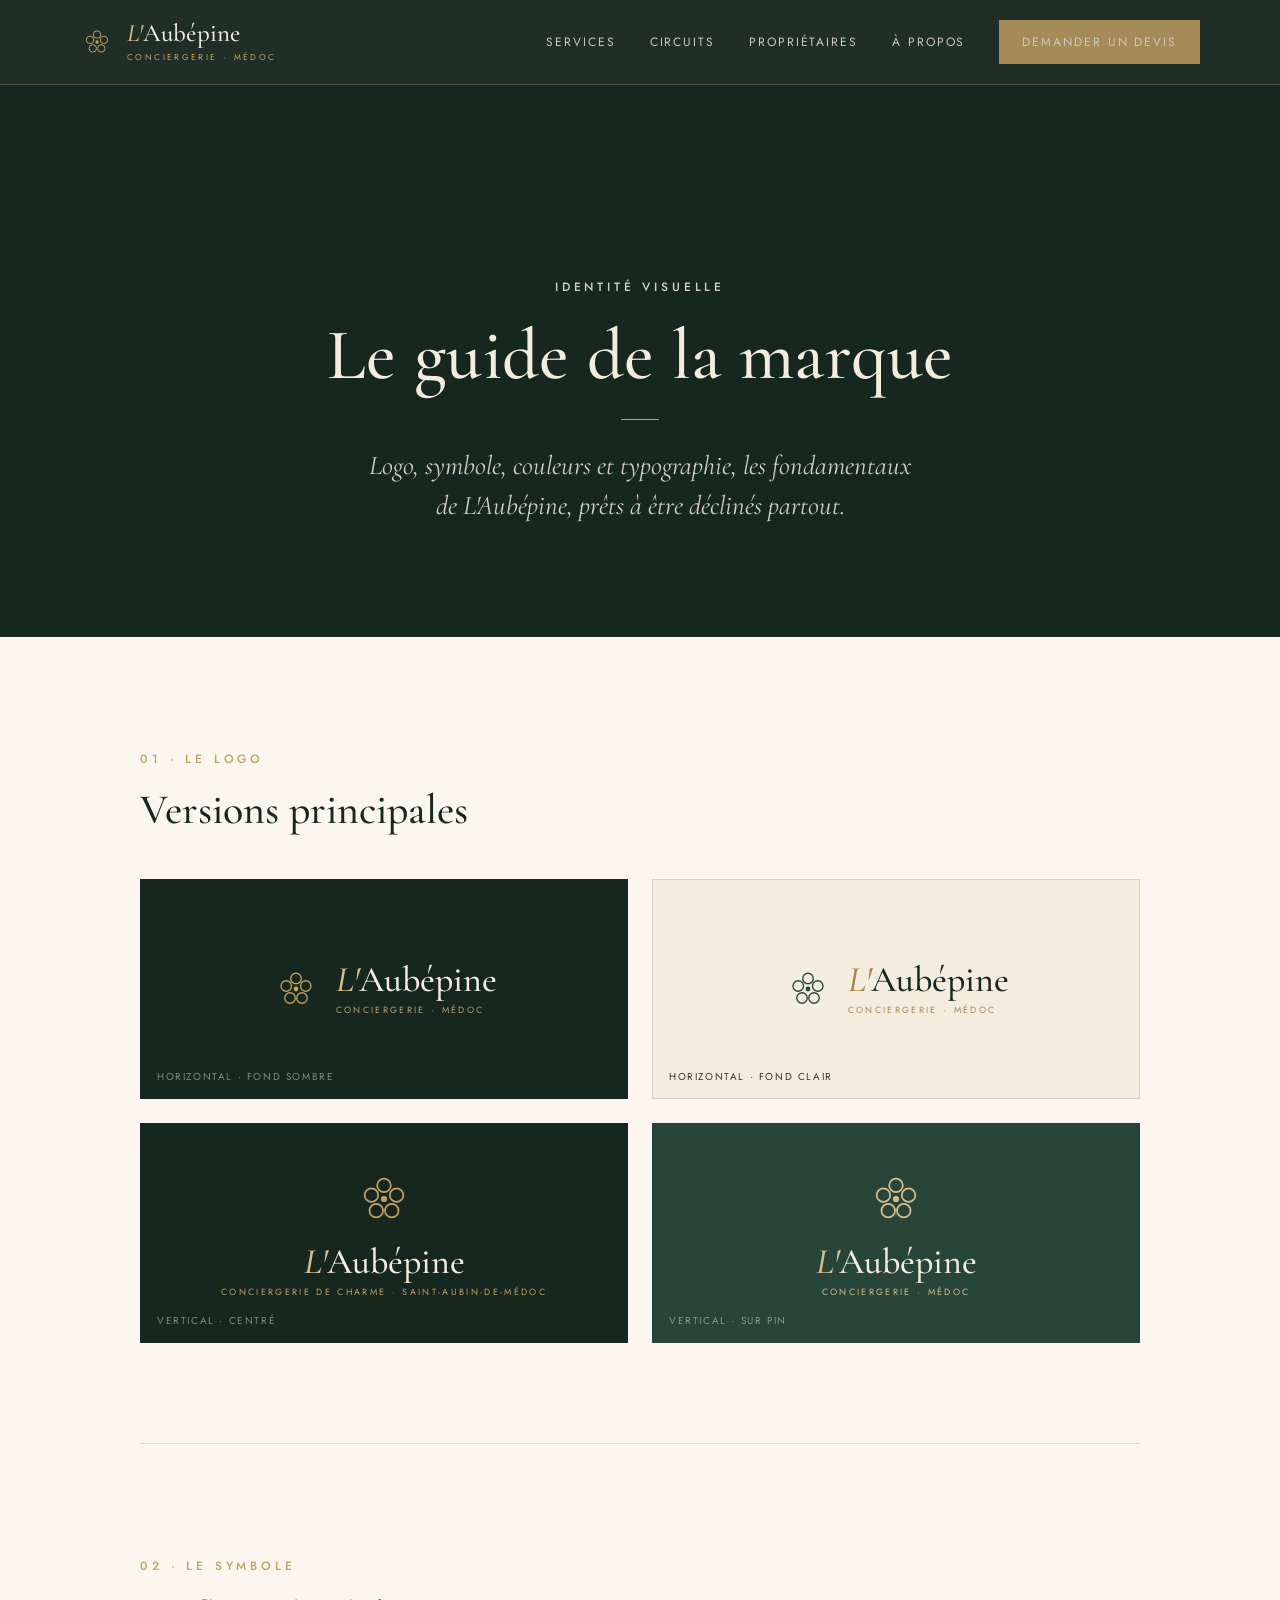
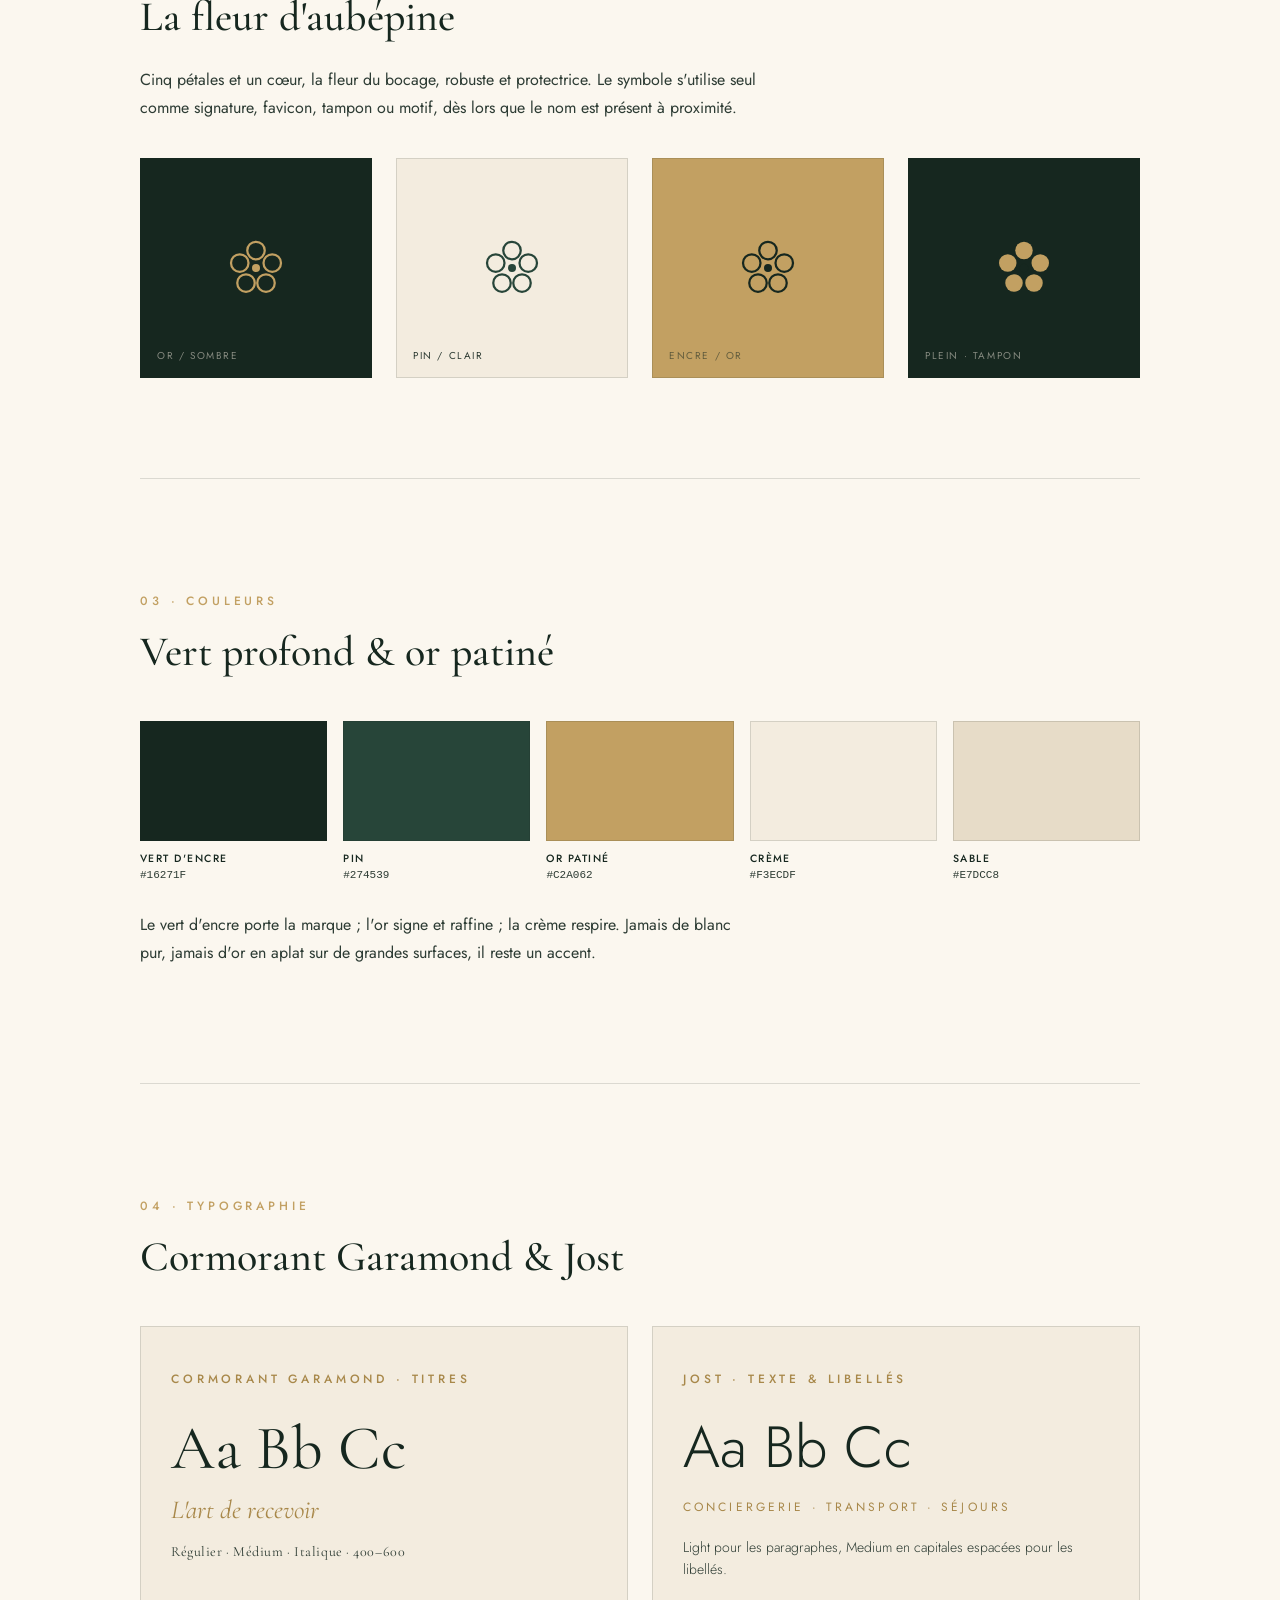
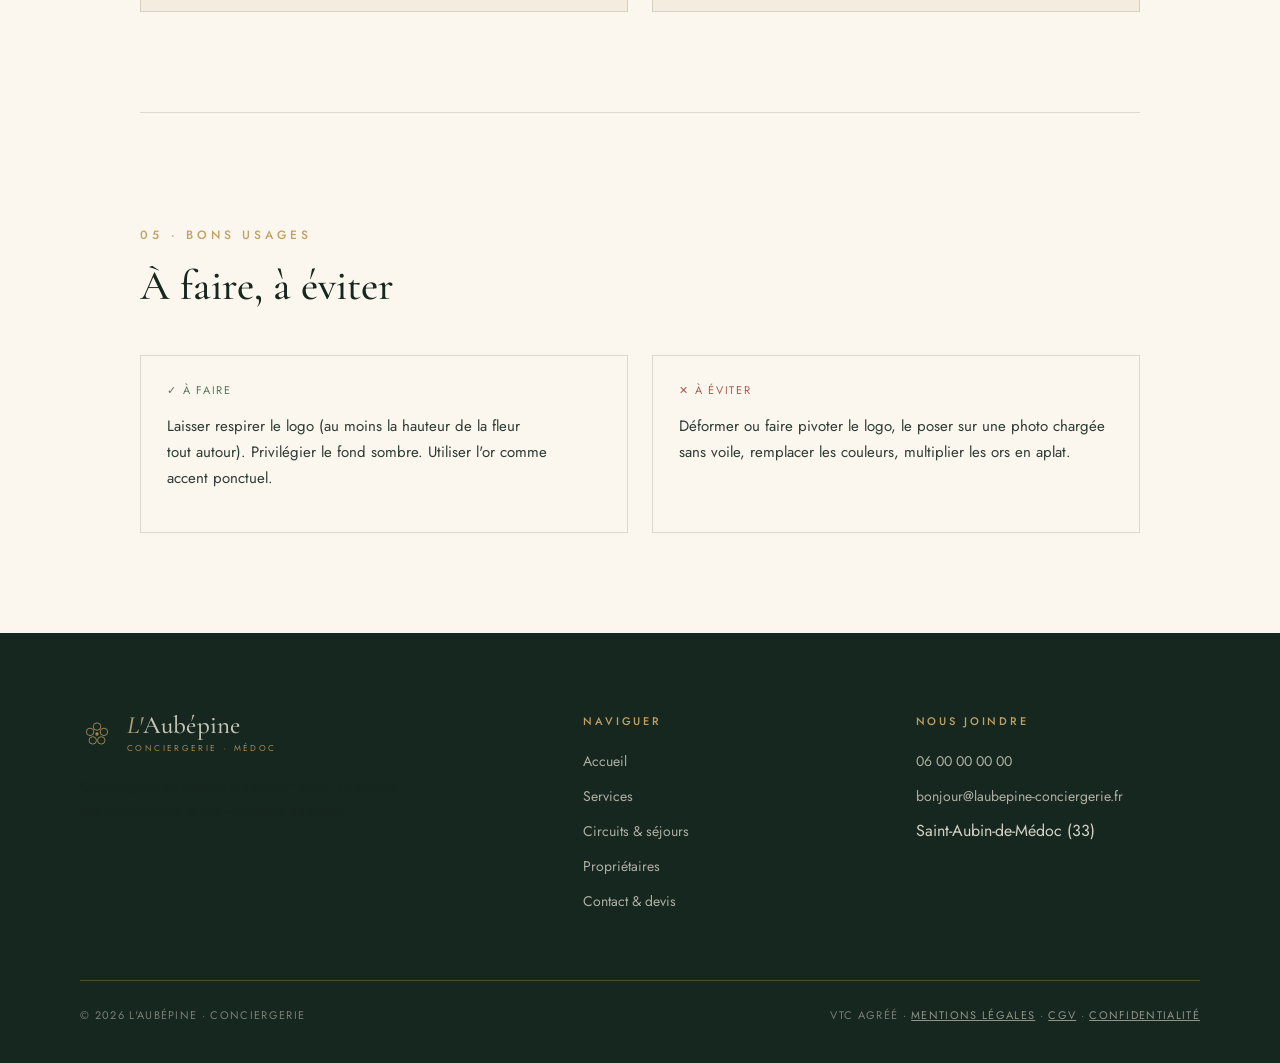
<file: identite.html>
<!DOCTYPE html>
<html lang="fr">
<head>
<meta charset="UTF-8" />
<meta name="viewport" content="width=device-width, initial-scale=1.0" />
<title>Identité visuelle · L'Aubépine</title>
<link rel="preconnect" href="https://fonts.googleapis.com" />
<link rel="preconnect" href="https://fonts.gstatic.com" crossorigin />
<link href="https://fonts.googleapis.com/css2?family=Cormorant+Garamond:ital,wght@0,400;0,500;0,600;1,400;1,500&family=Jost:wght@300;400;500;600&display=swap" rel="stylesheet" />
<link rel="stylesheet" href="styles.css" />
<style>
  .guide-sec { padding:clamp(56px,8vw,100px) 0; border-bottom:1px solid var(--line-l); }
  .guide-head { margin-bottom:44px; }
  .guide-head h2 { font-family:var(--serif); font-weight:500; font-size:clamp(28px,3.6vw,42px); margin:14px 0 0; }
  .tiles { display:grid; gap:24px; }
  .t2 { grid-template-columns:1fr 1fr; }
  .t3 { grid-template-columns:repeat(3,1fr); }
  .t4 { grid-template-columns:repeat(4,1fr); }
  .tile { border:1px solid var(--line-l); min-height:220px; display:flex; align-items:center; justify-content:center; flex-direction:column; gap:8px; position:relative; padding:30px; }
  .tile .cap { position:absolute; bottom:14px; left:16px; font-family:var(--sans); font-size:10px; letter-spacing:0.16em; text-transform:uppercase; color:var(--text-l); }
  .tile.on-ink { background:var(--ink); } .tile.on-ink .cap{ color:rgba(243,236,223,0.5); }
  .tile.on-pine { background:var(--pine); } .tile.on-pine .cap{ color:rgba(243,236,223,0.5); }
  .tile.on-cream { background:var(--cream); }
  .tile.on-gold { background:var(--gold); } .tile.on-gold .cap{ color:rgba(22,39,31,0.55); }
  /* lockups */
  .lk { display:flex; align-items:center; gap:16px; }
  .lk svg { width:48px; height:48px; flex:none; }
  .lk .nm { font-family:var(--serif); font-weight:500; font-size:36px; line-height:1; }
  .lk .nm .art { font-style:italic; }
  .lk .sub { font-family:var(--sans); font-size:9px; letter-spacing:0.26em; text-transform:uppercase; margin-top:5px; }
  .lk-stack { flex-direction:column; gap:14px; text-align:center; }
  .lk-stack svg { width:62px; height:62px; }
  /* palette */
  .pal { display:grid; grid-template-columns:repeat(5,1fr); gap:16px; }
  .chip .sw { height:120px; border:1px solid var(--line-l); }
  .chip .nm { font-family:var(--sans); font-size:10.5px; letter-spacing:0.14em; text-transform:uppercase; margin-top:10px; font-weight:500; }
  .chip .hx { font-family:'Courier New',monospace; font-size:11px; color:var(--text-l); margin-top:3px; }
  /* dos & donts */
  .dd { display:grid; grid-template-columns:1fr 1fr; gap:24px; }
  .dd .item { border:1px solid var(--line-l); padding:26px; }
  .dd .item .h { font-family:var(--sans); font-size:11px; letter-spacing:0.16em; text-transform:uppercase; margin-bottom:8px; }
  .dd .ok .h { color:#4f7a5a; } .dd .no .h { color:#a85a4a; }
  @media (max-width:880px){ .t2,.t3,.t4,.pal,.dd{ grid-template-columns:1fr 1fr; } }
  @media (max-width:560px){ .t2,.t3,.t4,.pal,.dd{ grid-template-columns:1fr; } }
</style>
</head>
<body>

<header class="site-head">
  <div class="head-inner">
    <a class="brand-lockup" href="index.html" aria-label="L'Aubépine, accueil">
      <svg class="mark" viewBox="0 0 64 64" fill="none" stroke="#C2A062" stroke-width="1.8"><circle cx="32" cy="18" r="7"/><circle cx="45" cy="28" r="7"/><circle cx="40" cy="44" r="7"/><circle cx="24" cy="44" r="7"/><circle cx="19" cy="28" r="7"/><circle cx="32" cy="32" r="3.2" fill="#C2A062" stroke="none"/></svg>
      <span><span class="brand-name"><span class="art">L'</span>Aubépine</span><span class="brand-sub" style="display:block">Conciergerie · Médoc</span></span>
    </a>
    <nav class="nav">
      <a href="services.html">Services</a>
      <a href="circuits.html">Circuits</a>
      <a href="proprietaires.html">Propriétaires</a>
      <a href="a-propos.html">À propos</a>
      <a class="btn" href="contact.html">Demander un devis</a>
    </nav>
  </div>
</header>

<section class="dark center" style="padding:clamp(140px,20vh,200px) 0 clamp(72px,9vw,110px);" data-screen-label="Identité hero">
  <div class="wrap" style="max-width:820px;">
    <p class="eyebrow">Identité visuelle</p>
    <h1 class="display" style="font-size:clamp(40px,6vw,72px); margin:20px 0 0; color:var(--cream);">Le guide de la marque</h1>
    <hr class="rule" style="margin-left:auto;margin-right:auto;" />
    <p class="lead" style="max-width:560px; margin:0 auto;">Logo, symbole, couleurs et typographie, les fondamentaux de L'Aubépine, prêts à être déclinés partout.</p>
  </div>
</section>

<div class="wrap" style="max-width:1080px;">

  <!-- LOGO PRINCIPAL -->
  <section class="guide-sec">
    <div class="guide-head"><p class="eyebrow">01 · Le logo</p><h2>Versions principales</h2></div>
    <div class="tiles t2">
      <div class="tile on-ink">
        <div class="lk">
          <svg viewBox="0 0 64 64" fill="none" stroke="#C2A062" stroke-width="1.8"><circle cx="32" cy="18" r="7"/><circle cx="45" cy="28" r="7"/><circle cx="40" cy="44" r="7"/><circle cx="24" cy="44" r="7"/><circle cx="19" cy="28" r="7"/><circle cx="32" cy="32" r="3.2" fill="#C2A062" stroke="none"/></svg>
          <span><span class="nm" style="color:var(--cream)"><span class="art" style="color:var(--gold-l)">L'</span>Aubépine</span><span class="sub" style="display:block; color:var(--gold)">Conciergerie · Médoc</span></span>
        </div>
        <span class="cap">Horizontal · fond sombre</span>
      </div>
      <div class="tile on-cream">
        <div class="lk">
          <svg viewBox="0 0 64 64" fill="none" stroke="#274539" stroke-width="1.8"><circle cx="32" cy="18" r="7"/><circle cx="45" cy="28" r="7"/><circle cx="40" cy="44" r="7"/><circle cx="24" cy="44" r="7"/><circle cx="19" cy="28" r="7"/><circle cx="32" cy="32" r="3.2" fill="#274539" stroke="none"/></svg>
          <span><span class="nm" style="color:var(--ink)"><span class="art" style="color:var(--gold-d)">L'</span>Aubépine</span><span class="sub" style="display:block; color:var(--gold-d)">Conciergerie · Médoc</span></span>
        </div>
        <span class="cap">Horizontal · fond clair</span>
      </div>
    </div>
    <div class="tiles t2" style="margin-top:24px;">
      <div class="tile on-ink">
        <div class="lk lk-stack">
          <svg viewBox="0 0 64 64" fill="none" stroke="#C2A062" stroke-width="1.8"><circle cx="32" cy="18" r="7"/><circle cx="45" cy="28" r="7"/><circle cx="40" cy="44" r="7"/><circle cx="24" cy="44" r="7"/><circle cx="19" cy="28" r="7"/><circle cx="32" cy="32" r="3.2" fill="#C2A062" stroke="none"/></svg>
          <span><span class="nm" style="color:var(--cream)"><span class="art" style="color:var(--gold-l)">L'</span>Aubépine</span><span class="sub" style="display:block; color:var(--gold)">Conciergerie de charme · Saint-Aubin-de-Médoc</span></span>
        </div>
        <span class="cap">Vertical · centré</span>
      </div>
      <div class="tile on-pine">
        <div class="lk lk-stack">
          <svg viewBox="0 0 64 64" fill="none" stroke="#D8BE8A" stroke-width="1.8"><circle cx="32" cy="18" r="7"/><circle cx="45" cy="28" r="7"/><circle cx="40" cy="44" r="7"/><circle cx="24" cy="44" r="7"/><circle cx="19" cy="28" r="7"/><circle cx="32" cy="32" r="3.2" fill="#D8BE8A" stroke="none"/></svg>
          <span><span class="nm" style="color:var(--cream)"><span class="art" style="color:var(--gold-l)">L'</span>Aubépine</span><span class="sub" style="display:block; color:var(--gold-l)">Conciergerie · Médoc</span></span>
        </div>
        <span class="cap">Vertical · sur pin</span>
      </div>
    </div>
  </section>

  <!-- SYMBOLE -->
  <section class="guide-sec">
    <div class="guide-head"><p class="eyebrow">02 · Le symbole</p><h2>La fleur d'aubépine</h2></div>
    <p style="max-width:620px; margin:-20px 0 36px;">Cinq pétales et un cœur, la fleur du bocage, robuste et protectrice. Le symbole s'utilise seul comme signature, favicon, tampon ou motif, dès lors que le nom est présent à proximité.</p>
    <div class="tiles t4">
      <div class="tile on-ink"><svg viewBox="0 0 64 64" width="80" height="80" fill="none" stroke="#C2A062" stroke-width="1.8"><circle cx="32" cy="18" r="7"/><circle cx="45" cy="28" r="7"/><circle cx="40" cy="44" r="7"/><circle cx="24" cy="44" r="7"/><circle cx="19" cy="28" r="7"/><circle cx="32" cy="32" r="3.2" fill="#C2A062" stroke="none"/></svg><span class="cap">Or / sombre</span></div>
      <div class="tile on-cream"><svg viewBox="0 0 64 64" width="80" height="80" fill="none" stroke="#274539" stroke-width="1.8"><circle cx="32" cy="18" r="7"/><circle cx="45" cy="28" r="7"/><circle cx="40" cy="44" r="7"/><circle cx="24" cy="44" r="7"/><circle cx="19" cy="28" r="7"/><circle cx="32" cy="32" r="3.2" fill="#274539" stroke="none"/></svg><span class="cap">Pin / clair</span></div>
      <div class="tile on-gold"><svg viewBox="0 0 64 64" width="80" height="80" fill="none" stroke="#16271F" stroke-width="1.8"><circle cx="32" cy="18" r="7"/><circle cx="45" cy="28" r="7"/><circle cx="40" cy="44" r="7"/><circle cx="24" cy="44" r="7"/><circle cx="19" cy="28" r="7"/><circle cx="32" cy="32" r="3.2" fill="#16271F" stroke="none"/></svg><span class="cap">Encre / or</span></div>
      <div class="tile on-ink"><svg viewBox="0 0 64 64" width="80" height="80" fill="#C2A062" stroke="none"><circle cx="32" cy="18" r="7"/><circle cx="45" cy="28" r="7"/><circle cx="40" cy="44" r="7"/><circle cx="24" cy="44" r="7"/><circle cx="19" cy="28" r="7"/><circle cx="32" cy="32" r="3.4" fill="#16271F"/></svg><span class="cap">Plein · tampon</span></div>
    </div>
  </section>

  <!-- COULEURS -->
  <section class="guide-sec">
    <div class="guide-head"><p class="eyebrow">03 · Couleurs</p><h2>Vert profond & or patiné</h2></div>
    <div class="pal">
      <div class="chip"><div class="sw" style="background:#16271F"></div><div class="nm">Vert d'encre</div><div class="hx">#16271F</div></div>
      <div class="chip"><div class="sw" style="background:#274539"></div><div class="nm">Pin</div><div class="hx">#274539</div></div>
      <div class="chip"><div class="sw" style="background:#C2A062"></div><div class="nm">Or patiné</div><div class="hx">#C2A062</div></div>
      <div class="chip"><div class="sw" style="background:#F3ECDF"></div><div class="nm">Crème</div><div class="hx">#F3ECDF</div></div>
      <div class="chip"><div class="sw" style="background:#E7DCC8"></div><div class="nm">Sable</div><div class="hx">#E7DCC8</div></div>
    </div>
    <p style="max-width:620px; margin-top:30px;">Le vert d'encre porte la marque ; l'or signe et raffine ; la crème respire. Jamais de blanc pur, jamais d'or en aplat sur de grandes surfaces, il reste un accent.</p>
  </section>

  <!-- TYPOGRAPHIE -->
  <section class="guide-sec">
    <div class="guide-head"><p class="eyebrow">04 · Typographie</p><h2>Cormorant Garamond & Jost</h2></div>
    <div class="tiles t2">
      <div class="tile on-cream" style="align-items:flex-start; justify-content:flex-start; text-align:left;">
        <p class="eyebrow" style="color:var(--gold-d)">Cormorant Garamond · Titres</p>
        <div style="font-family:var(--serif); font-size:62px; line-height:1; color:var(--ink); margin-top:8px;">Aa Bb Cc</div>
        <div style="font-family:var(--serif); font-style:italic; font-size:26px; color:var(--gold-d); margin-top:6px;">L'art de recevoir</div>
        <div style="font-family:var(--serif); font-size:14px; color:var(--text-l); margin-top:10px; letter-spacing:0.04em;">Régulier · Médium · Italique · 400–600</div>
      </div>
      <div class="tile on-cream" style="align-items:flex-start; justify-content:flex-start; text-align:left;">
        <p class="eyebrow" style="color:var(--gold-d)">Jost · Texte & libellés</p>
        <div style="font-family:var(--sans); font-weight:300; font-size:58px; line-height:1; color:var(--ink); margin-top:8px;">Aa Bb Cc</div>
        <div style="font-family:var(--sans); font-size:12px; letter-spacing:0.26em; text-transform:uppercase; color:var(--gold-d); margin-top:14px;">Conciergerie · Transport · Séjours</div>
        <div style="font-family:var(--sans); font-weight:300; font-size:14px; color:var(--text-l); margin-top:12px; line-height:1.6;">Light pour les paragraphes, Medium en capitales espacées pour les libellés.</div>
      </div>
    </div>
  </section>

  <!-- USAGES -->
  <section class="guide-sec" style="border-bottom:0;">
    <div class="guide-head"><p class="eyebrow">05 · Bons usages</p><h2>À faire, à éviter</h2></div>
    <div class="dd">
      <div class="item ok"><div class="h">✓ À faire</div><p style="font-size:15px;">Laisser respirer le logo (au moins la hauteur de la fleur tout autour). Privilégier le fond sombre. Utiliser l'or comme accent ponctuel.</p></div>
      <div class="item no"><div class="h">✕ À éviter</div><p style="font-size:15px;">Déformer ou faire pivoter le logo, le poser sur une photo chargée sans voile, remplacer les couleurs, multiplier les ors en aplat.</p></div>
    </div>
  </section>

</div>

<footer class="site-foot">
  <div class="wrap">
    <div class="foot-grid">
      <div>
        <a class="brand-lockup" href="index.html" style="margin-bottom:20px;">
          <svg class="mark" viewBox="0 0 64 64" fill="none" stroke="#C2A062" stroke-width="1.8"><circle cx="32" cy="18" r="7"/><circle cx="45" cy="28" r="7"/><circle cx="40" cy="44" r="7"/><circle cx="24" cy="44" r="7"/><circle cx="19" cy="28" r="7"/><circle cx="32" cy="32" r="3.2" fill="#C2A062" stroke="none"/></svg>
          <span><span class="brand-name"><span class="art">L'</span>Aubépine</span><span class="brand-sub" style="display:block">Conciergerie · Médoc</span></span>
        </a>
        <p style="max-width:340px; font-size:14px;">Conciergerie de charme & transport privé, au service des propriétaires et des voyageurs du Médoc.</p>
      </div>
      <div>
        <h4>Naviguer</h4>
        <ul>
          <li><a href="index.html">Accueil</a></li>
          <li><a href="services.html">Services</a></li>
          <li><a href="circuits.html">Circuits & séjours</a></li>
          <li><a href="proprietaires.html">Propriétaires</a></li>
          <li><a href="contact.html">Contact & devis</a></li>
        </ul>
      </div>
      <div>
        <h4>Nous joindre</h4>
        <ul>
          <li><a href="tel:+33600000000">06 00 00 00 00</a></li>
          <li><a href="mailto:bonjour@laubepine-conciergerie.fr">bonjour@laubepine-conciergerie.fr</a></li>
          <li>Saint-Aubin-de-Médoc (33)</li>
        </ul>
      </div>
    </div>
    <div class="foot-bottom">
      <span>© <span data-year>2026</span> L'Aubépine · Conciergerie</span>
      <span>VTC agréé · <a href="mentions-legales.html">Mentions légales</a> · <a href="cgv.html">CGV</a> · <a href="confidentialite.html">Confidentialité</a></span>
    </div>
  </div>
</footer>

<script src="site.js"></script>
</body>
</html>
</file>
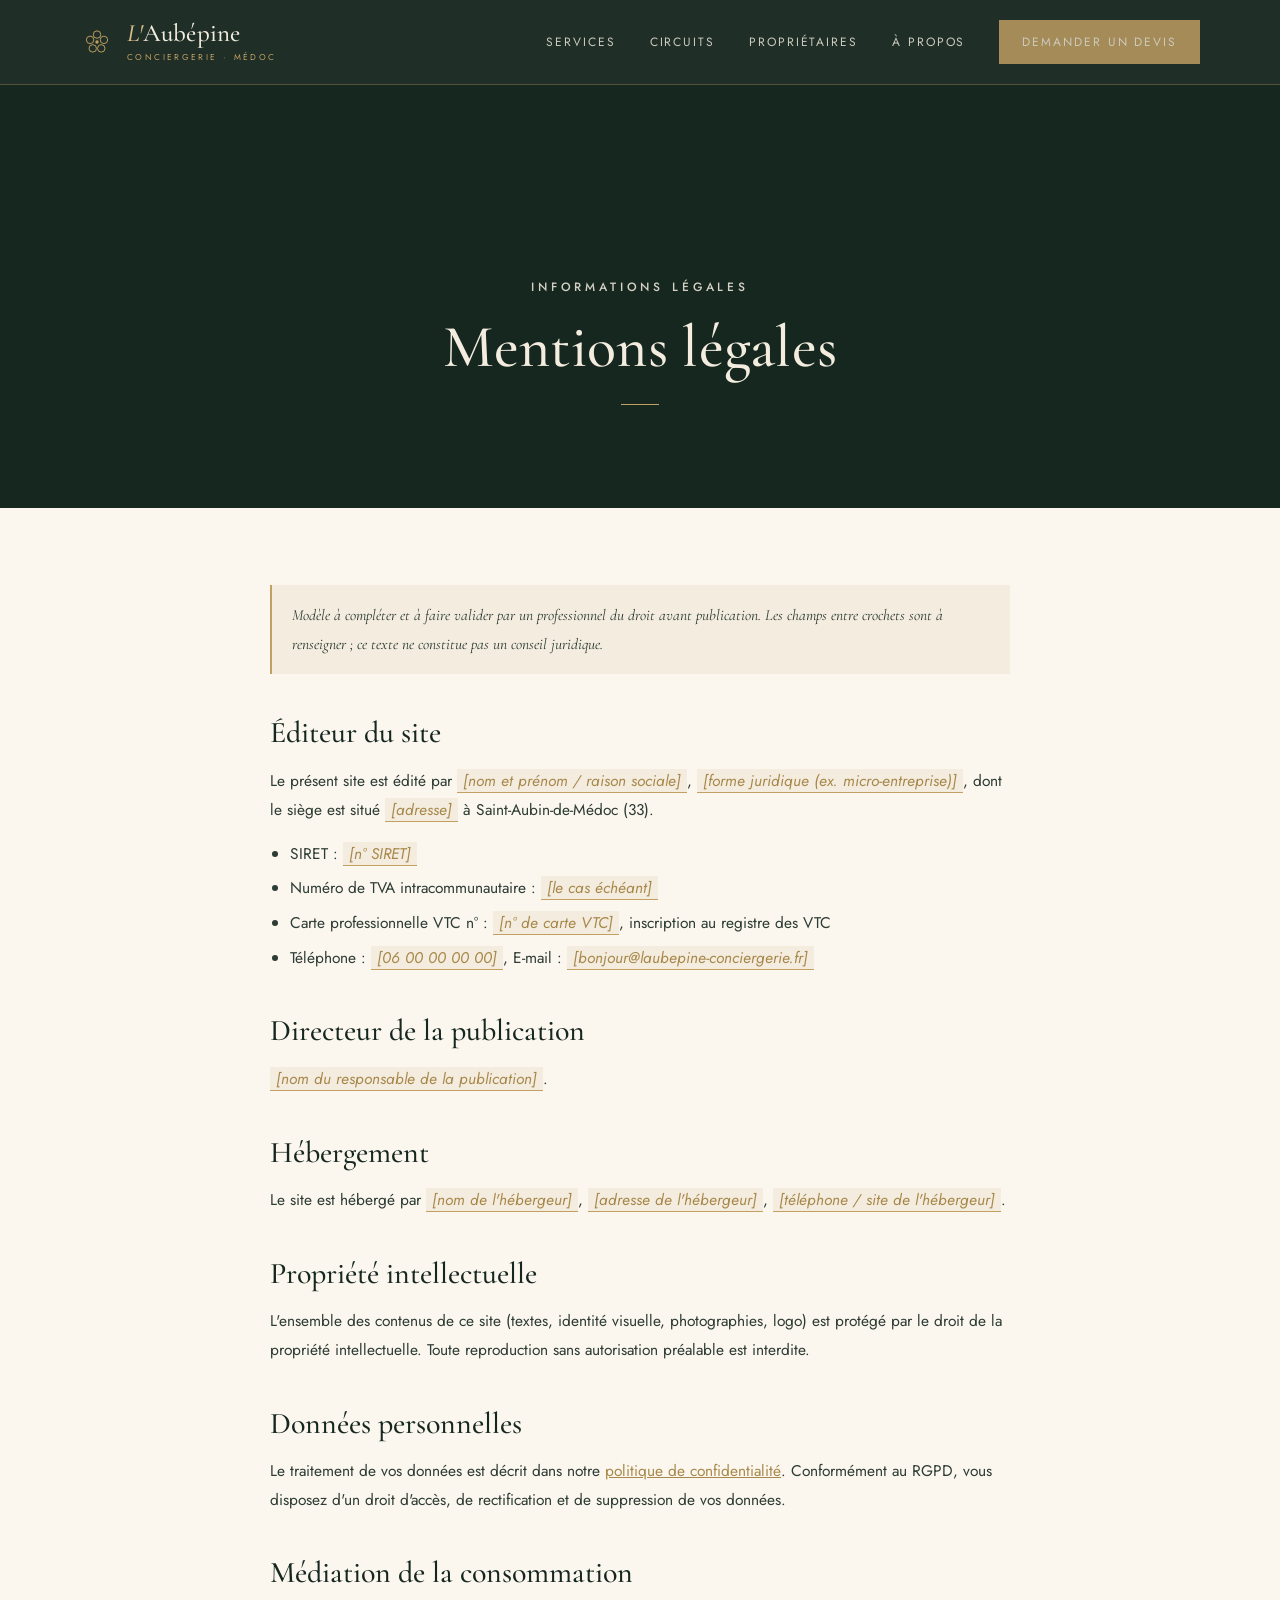
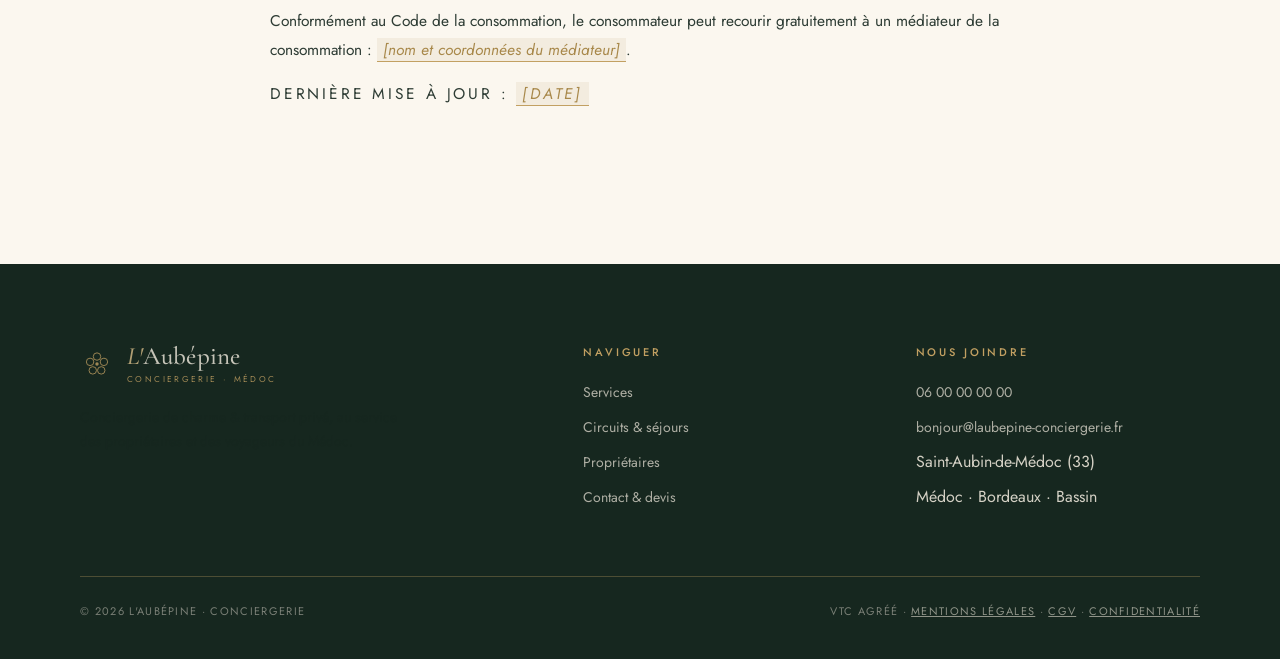
<file: mentions-legales.html>
<!DOCTYPE html>
<html lang="fr">
<head>
<meta charset="UTF-8" />
<meta name="viewport" content="width=device-width, initial-scale=1.0" />
<title>Mentions légales · L'Aubépine Conciergerie</title>
<meta name="robots" content="noindex" />
<link rel="preconnect" href="https://fonts.googleapis.com" />
<link rel="preconnect" href="https://fonts.gstatic.com" crossorigin />
<link href="https://fonts.googleapis.com/css2?family=Cormorant+Garamond:ital,wght@0,400;0,500;0,600;1,400;1,500&family=Jost:wght@300;400;500;600&display=swap" rel="stylesheet" />
<link rel="icon" href="logo/favicon.svg" type="image/svg+xml" />
<link rel="stylesheet" href="styles.css" />
<style>
  .legal h2{font-family:var(--serif);font-weight:500;font-size:clamp(22px,2.6vw,30px);color:var(--ink);margin:40px 0 10px;}
  .legal h3{font-family:var(--serif);font-weight:500;font-size:20px;color:var(--pine);margin:24px 0 6px;}
  .legal p,.legal li{font-size:15.5px;color:var(--text-l);line-height:1.85;}
  .legal ul{padding-left:20px;margin:8px 0;}
  .legal li{margin-bottom:6px;}
  .legal a{color:var(--gold-d);text-decoration:underline;}
  .fill{background:var(--cream);border-bottom:1px solid var(--gold);padding:0 6px;font-style:italic;color:var(--gold-d);}
  .updated{font-size:11px;letter-spacing:0.18em;text-transform:uppercase;color:var(--gold-d);margin-top:6px;}
  .disclaim{border-left:2px solid var(--gold);background:var(--cream);padding:16px 20px;font-style:italic;font-family:var(--serif);color:var(--text-l);margin:0 0 30px;font-size:15px;}
</style>
</head>
<body>
<header class="site-head">
  <div class="head-inner">
    <a class="brand-lockup" href="index.html" aria-label="L'Aubépine, accueil">
      <svg class="mark" viewBox="0 0 64 64" fill="none" stroke="#C2A062" stroke-width="1.8"><circle cx="32" cy="18" r="7"/><circle cx="45" cy="28" r="7"/><circle cx="40" cy="44" r="7"/><circle cx="24" cy="44" r="7"/><circle cx="19" cy="28" r="7"/><circle cx="32" cy="32" r="3.2" fill="#C2A062" stroke="none"/></svg>
      <span><span class="brand-name"><span class="art">L'</span>Aubépine</span><span class="brand-sub" style="display:block">Conciergerie · Médoc</span></span>
    </a>
    <nav class="nav">
      <a href="services.html">Services</a>
      <a href="circuits.html">Circuits</a>
      <a href="proprietaires.html">Propriétaires</a>
      <a href="a-propos.html">À propos</a>
      <a class="btn" href="contact.html">Demander un devis</a>
    </nav>
  </div>
</header>
<section class="dark center" style="padding:clamp(140px,20vh,200px) 0 clamp(48px,6vw,80px);">
  <div class="wrap" style="max-width:760px;">
    <p class="eyebrow">Informations légales</p>
    <h1 class="display" style="font-size:clamp(34px,5vw,60px); margin:18px 0 0; color:var(--cream);">Mentions légales</h1>
    <hr class="rule" style="margin-left:auto;margin-right:auto;" />
  </div>
</section>
<section class="section soft" style="padding-top:clamp(48px,6vw,80px);">
  <div class="wrap" style="max-width:820px;">
    <div class="legal">
      <p class="disclaim">Modèle à compléter et à faire valider par un professionnel du droit avant publication. Les champs entre crochets sont à renseigner ; ce texte ne constitue pas un conseil juridique.</p>
      <h2>Éditeur du site</h2>
      <p>Le présent site est édité par <span class="fill">[nom et prénom / raison sociale]</span>, <span class="fill">[forme juridique (ex. micro-entreprise)]</span>, dont le siège est situé <span class="fill">[adresse]</span> à Saint-Aubin-de-Médoc (33).</p>
      <ul>
        <li>SIRET : <span class="fill">[n° SIRET]</span></li>
        <li>Numéro de TVA intracommunautaire : <span class="fill">[le cas échéant]</span></li>
        <li>Carte professionnelle VTC n° : <span class="fill">[n° de carte VTC]</span>, inscription au registre des VTC</li>
        <li>Téléphone : <span class="fill">[06 00 00 00 00]</span>, E-mail : <span class="fill">[bonjour@laubepine-conciergerie.fr]</span></li>
      </ul>
      <h2>Directeur de la publication</h2>
      <p><span class="fill">[nom du responsable de la publication]</span>.</p>
      <h2>Hébergement</h2>
      <p>Le site est hébergé par <span class="fill">[nom de l'hébergeur]</span>, <span class="fill">[adresse de l'hébergeur]</span>, <span class="fill">[téléphone / site de l'hébergeur]</span>.</p>
      <h2>Propriété intellectuelle</h2>
      <p>L'ensemble des contenus de ce site (textes, identité visuelle, photographies, logo) est protégé par le droit de la propriété intellectuelle. Toute reproduction sans autorisation préalable est interdite.</p>
      <h2>Données personnelles</h2>
      <p>Le traitement de vos données est décrit dans notre <a href="confidentialite.html">politique de confidentialité</a>. Conformément au RGPD, vous disposez d'un droit d'accès, de rectification et de suppression de vos données.</p>
      <h2>Médiation de la consommation</h2>
      <p>Conformément au Code de la consommation, le consommateur peut recourir gratuitement à un médiateur de la consommation : <span class="fill">[nom et coordonnées du médiateur]</span>.</p>
      <p class="updated">Dernière mise à jour : <span class="fill">[date]</span></p>
    </div>
  </div>
</section>
<footer class="site-foot">
  <div class="wrap">
    <div class="foot-grid">
      <div>
        <a class="brand-lockup" href="index.html" style="margin-bottom:20px;">
          <svg class="mark" viewBox="0 0 64 64" fill="none" stroke="#C2A062" stroke-width="1.8"><circle cx="32" cy="18" r="7"/><circle cx="45" cy="28" r="7"/><circle cx="40" cy="44" r="7"/><circle cx="24" cy="44" r="7"/><circle cx="19" cy="28" r="7"/><circle cx="32" cy="32" r="3.2" fill="#C2A062" stroke="none"/></svg>
          <span><span class="brand-name"><span class="art">L'</span>Aubépine</span><span class="brand-sub" style="display:block">Conciergerie · Médoc</span></span>
        </a>
        <p style="max-width:340px; font-size:14px;">Conciergerie de charme & transport privé, au service des propriétaires et des voyageurs du Médoc.</p>
      </div>
      <div>
        <h4>Naviguer</h4>
        <ul>
          <li><a href="services.html">Services</a></li>
          <li><a href="circuits.html">Circuits & séjours</a></li>
          <li><a href="proprietaires.html">Propriétaires</a></li>
          <li><a href="contact.html">Contact & devis</a></li>
        </ul>
      </div>
      <div>
        <h4>Nous joindre</h4>
        <ul>
          <li><a href="tel:+33600000000">06 00 00 00 00</a></li>
          <li><a href="mailto:bonjour@laubepine-conciergerie.fr">bonjour@laubepine-conciergerie.fr</a></li>
          <li>Saint-Aubin-de-Médoc (33)</li>
          <li>Médoc · Bordeaux · Bassin</li>
        </ul>
      </div>
    </div>
    <div class="foot-bottom">
      <span>© <span data-year>2026</span> L'Aubépine · Conciergerie</span>
      <span>VTC agréé · <a href="mentions-legales.html">Mentions légales</a> · <a href="cgv.html">CGV</a> · <a href="confidentialite.html">Confidentialité</a></span>
    </div>
  </div>
</footer>
<script src="site.js"></script>
</body>
</html>
</file>
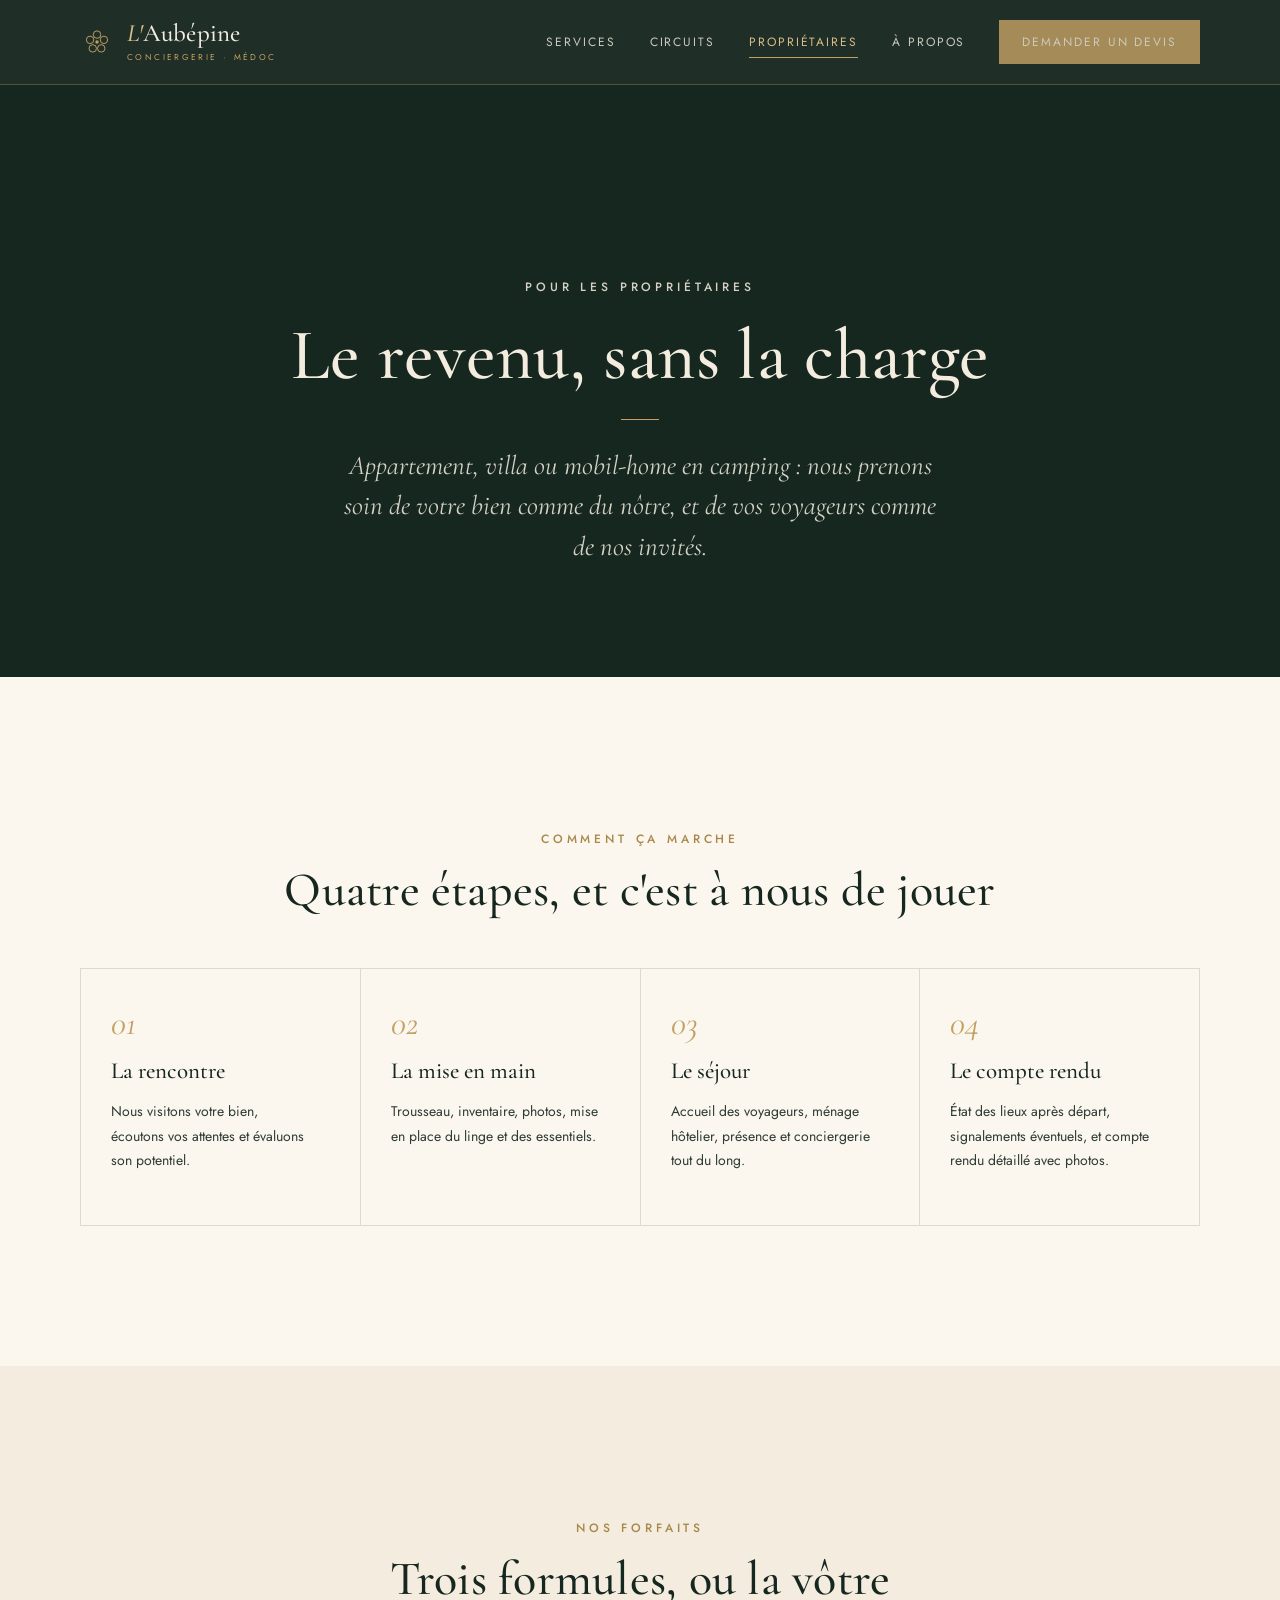
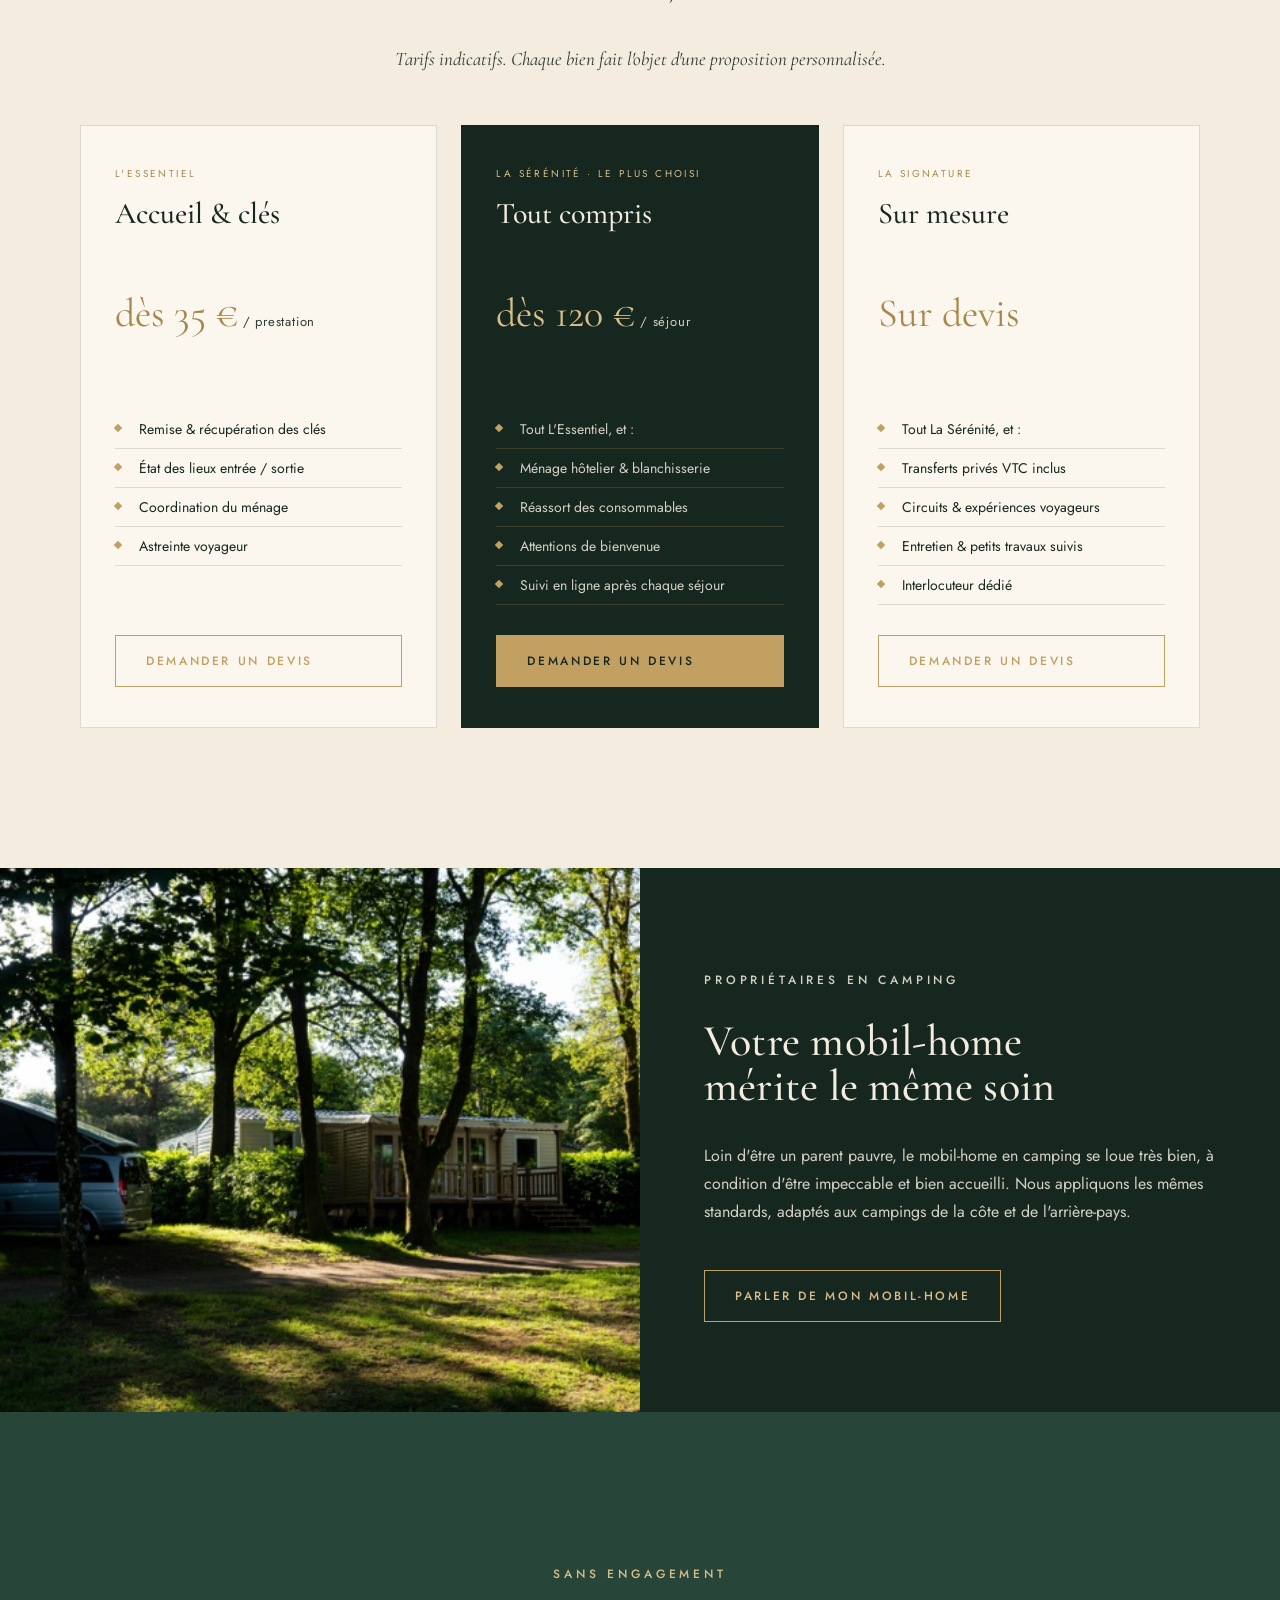
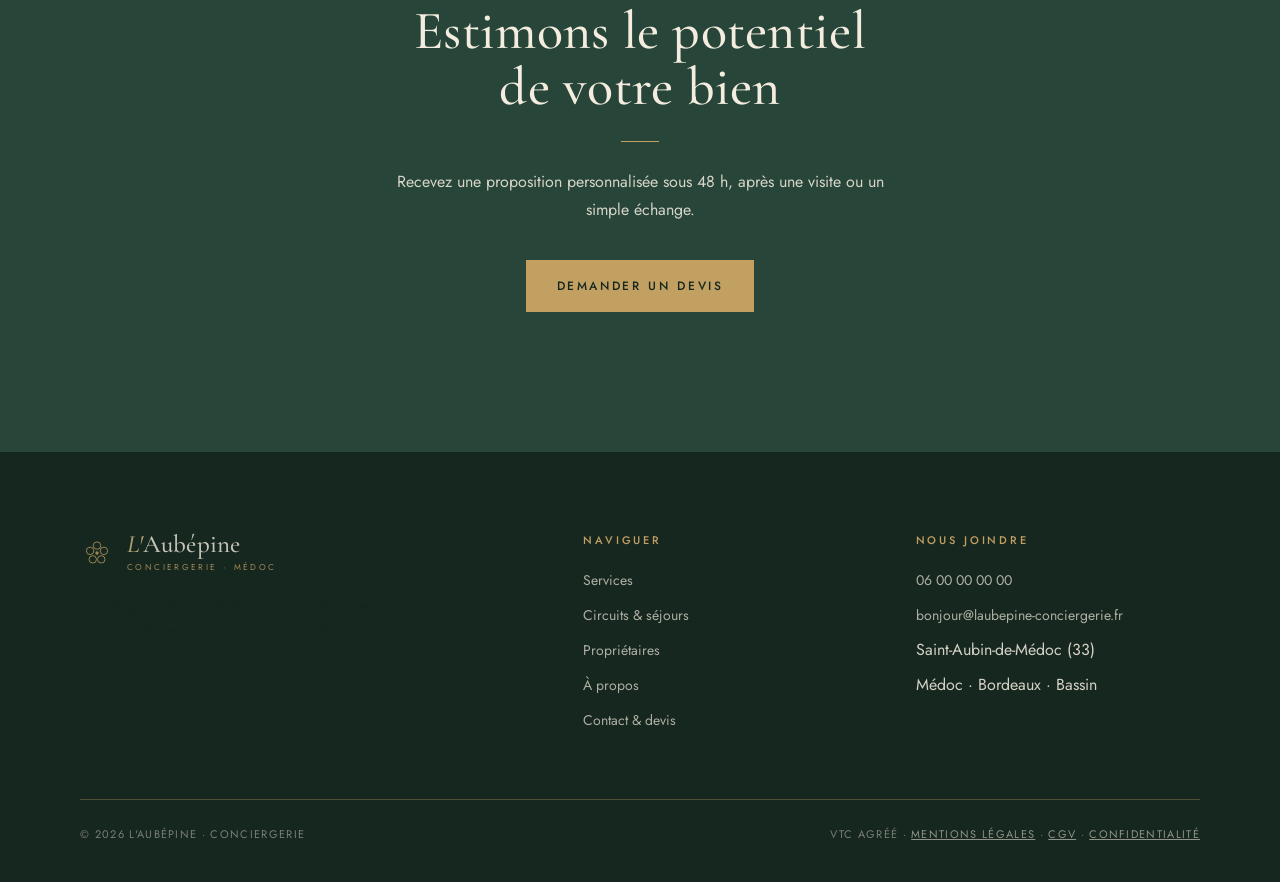
<file: proprietaires.html>
<!DOCTYPE html>
<html lang="fr">
<head>
<meta charset="UTF-8" />
<meta name="viewport" content="width=device-width, initial-scale=1.0" />
<title>Propriétaires · L'Aubépine Conciergerie</title>
<link rel="preconnect" href="https://fonts.googleapis.com" />
<link rel="preconnect" href="https://fonts.gstatic.com" crossorigin />
<link href="https://fonts.googleapis.com/css2?family=Cormorant+Garamond:ital,wght@0,400;0,500;0,600;1,400;1,500&family=Jost:wght@300;400;500;600&display=swap" rel="stylesheet" />
<link rel="icon" href="logo/favicon.svg" type="image/svg+xml" />
<link rel="stylesheet" href="styles.css" />
<style>
  .steps { display:grid; grid-template-columns:repeat(4,1fr); gap:0; border-top:1px solid var(--line-l); border-left:1px solid var(--line-l); }
  .step { padding:38px 30px; border-right:1px solid var(--line-l); border-bottom:1px solid var(--line-l); }
  .step .n { font-family:var(--serif); font-style:italic; font-size:34px; color:var(--gold); line-height:1; }
  .step h3 { font-family:var(--serif); font-weight:500; font-size:23px; margin:16px 0 10px; }
  .step p { font-size:14px; }
  .plans { display:grid; grid-template-columns:repeat(3,1fr); gap:24px; }
  .plan { border:1px solid var(--line-l); padding:40px 34px; display:flex; flex-direction:column; background:var(--soft); }
  .plan.feature { background:var(--ink); color:var(--cream); border-color:var(--ink); }
  .plan.feature p, .plan.feature .plan-feat li { color:var(--text-d); }
  .plan .badge { font-family:var(--sans); font-size:10px; letter-spacing:0.24em; text-transform:uppercase; color:var(--gold-d); }
  .plan.feature .badge { color:var(--gold-l); }
  .plan h3 { font-family:var(--serif); font-weight:500; font-size:30px; margin:14px 0 6px; }
  .plan .price { font-family:var(--serif); font-size:40px; color:var(--gold-d); }
  .plan.feature .price { color:var(--gold-l); }
  .plan .price small { font-family:var(--sans); font-size:13px; letter-spacing:0.06em; color:var(--text-l); }
  .plan.feature .price small { color:var(--text-d); }
  .plan-feat { list-style:none; margin:22px 0 30px; padding:0; flex:1; }
  .plan-feat li { position:relative; padding:9px 0 9px 24px; font-size:14px; border-bottom:1px solid var(--line-l); }
  .plan.feature .plan-feat li { border-color:rgba(194,160,98,0.22); }
  .plan-feat li::before { content:""; position:absolute; left:0; top:15px; width:6px; height:6px; background:var(--gold); transform:rotate(45deg); }
  @media (max-width:880px){ .steps{ grid-template-columns:1fr 1fr; } .plans{ grid-template-columns:1fr; } }
</style>
</head>
<body>

<header class="site-head">
  <div class="head-inner">
    <a class="brand-lockup" href="index.html" aria-label="L'Aubépine, accueil">
      <svg class="mark" viewBox="0 0 64 64" fill="none" stroke="#C2A062" stroke-width="1.8"><circle cx="32" cy="18" r="7"/><circle cx="45" cy="28" r="7"/><circle cx="40" cy="44" r="7"/><circle cx="24" cy="44" r="7"/><circle cx="19" cy="28" r="7"/><circle cx="32" cy="32" r="3.2" fill="#C2A062" stroke="none"/></svg>
      <span><span class="brand-name"><span class="art">L'</span>Aubépine</span><span class="brand-sub" style="display:block">Conciergerie · Médoc</span></span>
    </a>
    <nav class="nav">
      <a href="services.html">Services</a>
      <a href="circuits.html">Circuits</a>
      <a href="proprietaires.html" class="active">Propriétaires</a>
      <a href="a-propos.html">À propos</a>
      <a class="btn" href="contact.html">Demander un devis</a>
    </nav>
  </div>
</header>

<section class="dark center" style="padding:clamp(140px,20vh,200px) 0 clamp(72px,9vw,110px);" data-screen-label="Propriétaires hero">
  <div class="wrap" style="max-width:820px;">
    <p class="eyebrow">Pour les propriétaires</p>
    <h1 class="display" style="font-size:clamp(40px,6vw,72px); margin:20px 0 0; color:var(--cream);">Le revenu, sans la charge</h1>
    <hr class="rule" style="margin-left:auto;margin-right:auto;" />
    <p class="lead" style="max-width:600px; margin:0 auto;">Appartement, villa ou mobil-home en camping : nous prenons soin de votre bien comme du nôtre, et de vos voyageurs comme de nos invités.</p>
  </div>
</section>

<!-- Comment ça marche -->
<section class="section soft">
  <div class="wrap center" style="margin-bottom:52px;">
    <p class="eyebrow">Comment ça marche</p>
    <h2 class="display" style="font-size:clamp(30px,4.2vw,48px); margin-top:16px;">Quatre étapes, et c'est à nous de jouer</h2>
  </div>
  <div class="wrap">
    <div class="steps">
      <div class="step"><div class="n">01</div><h3>La rencontre</h3><p>Nous visitons votre bien, écoutons vos attentes et évaluons son potentiel.</p></div>
      <div class="step"><div class="n">02</div><h3>La mise en main</h3><p>Trousseau, inventaire, photos, mise en place du linge et des essentiels.</p></div>
      <div class="step"><div class="n">03</div><h3>Le séjour</h3><p>Accueil des voyageurs, ménage hôtelier, présence et conciergerie tout du long.</p></div>
      <div class="step"><div class="n">04</div><h3>Le compte rendu</h3><p>État des lieux après départ, signalements éventuels, et compte rendu détaillé avec photos.</p></div>
    </div>
  </div>
</section>

<!-- Forfaits -->
<section class="section cream">
  <div class="wrap center" style="margin-bottom:52px;">
    <p class="eyebrow">Nos forfaits</p>
    <h2 class="display" style="font-size:clamp(30px,4.2vw,48px); margin-top:16px;">Trois formules, ou la vôtre</h2>
    <p class="lead" style="max-width:560px; margin:18px auto 0; font-size:19px;">Tarifs indicatifs. Chaque bien fait l'objet d'une proposition personnalisée.</p>
  </div>
  <div class="wrap">
    <div class="plans">
      <div class="plan">
        <span class="badge">L'Essentiel</span>
        <h3>Accueil & clés</h3>
        <p class="price">dès 35 €<small> / prestation</small></p>
        <ul class="plan-feat">
          <li>Remise & récupération des clés</li>
          <li>État des lieux entrée / sortie</li>
          <li>Coordination du ménage</li>
          <li>Astreinte voyageur</li>
        </ul>
        <a class="btn btn-ghost" href="contact.html">Demander un devis</a>
      </div>
      <div class="plan feature">
        <span class="badge">La Sérénité · le plus choisi</span>
        <h3>Tout compris</h3>
        <p class="price">dès 120 €<small> / séjour</small></p>
        <ul class="plan-feat">
          <li>Tout L'Essentiel, et&nbsp;:</li>
          <li>Ménage hôtelier & blanchisserie</li>
          <li>Réassort des consommables</li>
          <li>Attentions de bienvenue</li>
          <li>Suivi en ligne après chaque séjour</li>
        </ul>
        <a class="btn" href="contact.html">Demander un devis</a>
      </div>
      <div class="plan">
        <span class="badge">La Signature</span>
        <h3>Sur mesure</h3>
        <p class="price">Sur devis</p>
        <ul class="plan-feat">
          <li>Tout La Sérénité, et&nbsp;:</li>
          <li>Transferts privés VTC inclus</li>
          <li>Circuits & expériences voyageurs</li>
          <li>Entretien & petits travaux suivis</li>
          <li>Interlocuteur dédié</li>
        </ul>
        <a class="btn btn-ghost" href="contact.html">Demander un devis</a>
      </div>
    </div>
  </div>
</section>

<!-- Mobil-homes -->
<section class="dark" style="display:grid; grid-template-columns:1fr 1fr;">
  <div class="ph illus" data-label="Photo · mobil-home cosy en pinède, terrasse bois" style="background-image:url('img/mobilhome.jpg');background-size:cover;background-position:center;background-repeat:no-repeat;min-height:420px; border:0;"></div>
  <div style="padding:clamp(56px,7vw,90px) clamp(40px,5vw,72px); display:flex; flex-direction:column; justify-content:center;">
    <p class="eyebrow">Propriétaires en camping</p>
    <h2 class="display" style="font-size:clamp(28px,3.6vw,44px); margin:16px 0 16px; color:var(--cream);">Votre mobil-home mérite le même soin</h2>
    <p>Loin d'être un parent pauvre, le mobil-home en camping se loue très bien, à condition d'être impeccable et bien accueilli. Nous appliquons les mêmes standards, adaptés aux campings de la côte et de l'arrière-pays.</p>
    <a class="btn btn-ghost" style="margin-top:28px; align-self:flex-start;" href="contact.html">Parler de mon mobil-home</a>
  </div>
</section>

<section class="section pine center">
  <div class="wrap" style="max-width:720px;">
    <p class="eyebrow" style="color:var(--gold-l);">Sans engagement</p>
    <h2 class="display" style="font-size:clamp(32px,4.6vw,54px); margin:18px 0 0; color:var(--cream);">Estimons le potentiel de votre bien</h2>
    <hr class="rule" style="margin-left:auto;margin-right:auto;" />
    <p style="max-width:520px; margin:0 auto 36px;">Recevez une proposition personnalisée sous 48 h, après une visite ou un simple échange.</p>
    <a class="btn" href="contact.html">Demander un devis</a>
  </div>
</section>

<footer class="site-foot">
  <div class="wrap">
    <div class="foot-grid">
      <div>
        <a class="brand-lockup" href="index.html" style="margin-bottom:20px;">
          <svg class="mark" viewBox="0 0 64 64" fill="none" stroke="#C2A062" stroke-width="1.8"><circle cx="32" cy="18" r="7"/><circle cx="45" cy="28" r="7"/><circle cx="40" cy="44" r="7"/><circle cx="24" cy="44" r="7"/><circle cx="19" cy="28" r="7"/><circle cx="32" cy="32" r="3.2" fill="#C2A062" stroke="none"/></svg>
          <span><span class="brand-name"><span class="art">L'</span>Aubépine</span><span class="brand-sub" style="display:block">Conciergerie · Médoc</span></span>
        </a>
        <p style="max-width:340px; font-size:14px;">Conciergerie de charme & transport privé, au service des propriétaires et des voyageurs du Médoc.</p>
      </div>
      <div>
        <h4>Naviguer</h4>
        <ul>
          <li><a href="services.html">Services</a></li>
          <li><a href="circuits.html">Circuits & séjours</a></li>
          <li><a href="proprietaires.html">Propriétaires</a></li>
          <li><a href="a-propos.html">À propos</a></li>
          <li><a href="contact.html">Contact & devis</a></li>
        </ul>
      </div>
      <div>
        <h4>Nous joindre</h4>
        <ul>
          <li><a href="tel:+33600000000">06 00 00 00 00</a></li>
          <li><a href="mailto:bonjour@laubepine-conciergerie.fr">bonjour@laubepine-conciergerie.fr</a></li>
          <li>Saint-Aubin-de-Médoc (33)</li>
          <li>Médoc · Bordeaux · Bassin</li>
        </ul>
      </div>
    </div>
    <div class="foot-bottom">
      <span>© <span data-year>2026</span> L'Aubépine · Conciergerie</span>
      <span>VTC agréé · <a href="mentions-legales.html">Mentions légales</a> · <a href="cgv.html">CGV</a> · <a href="confidentialite.html">Confidentialité</a></span>
    </div>
  </div>
</footer>

<script src="site.js"></script>
</body>
</html>
</file>
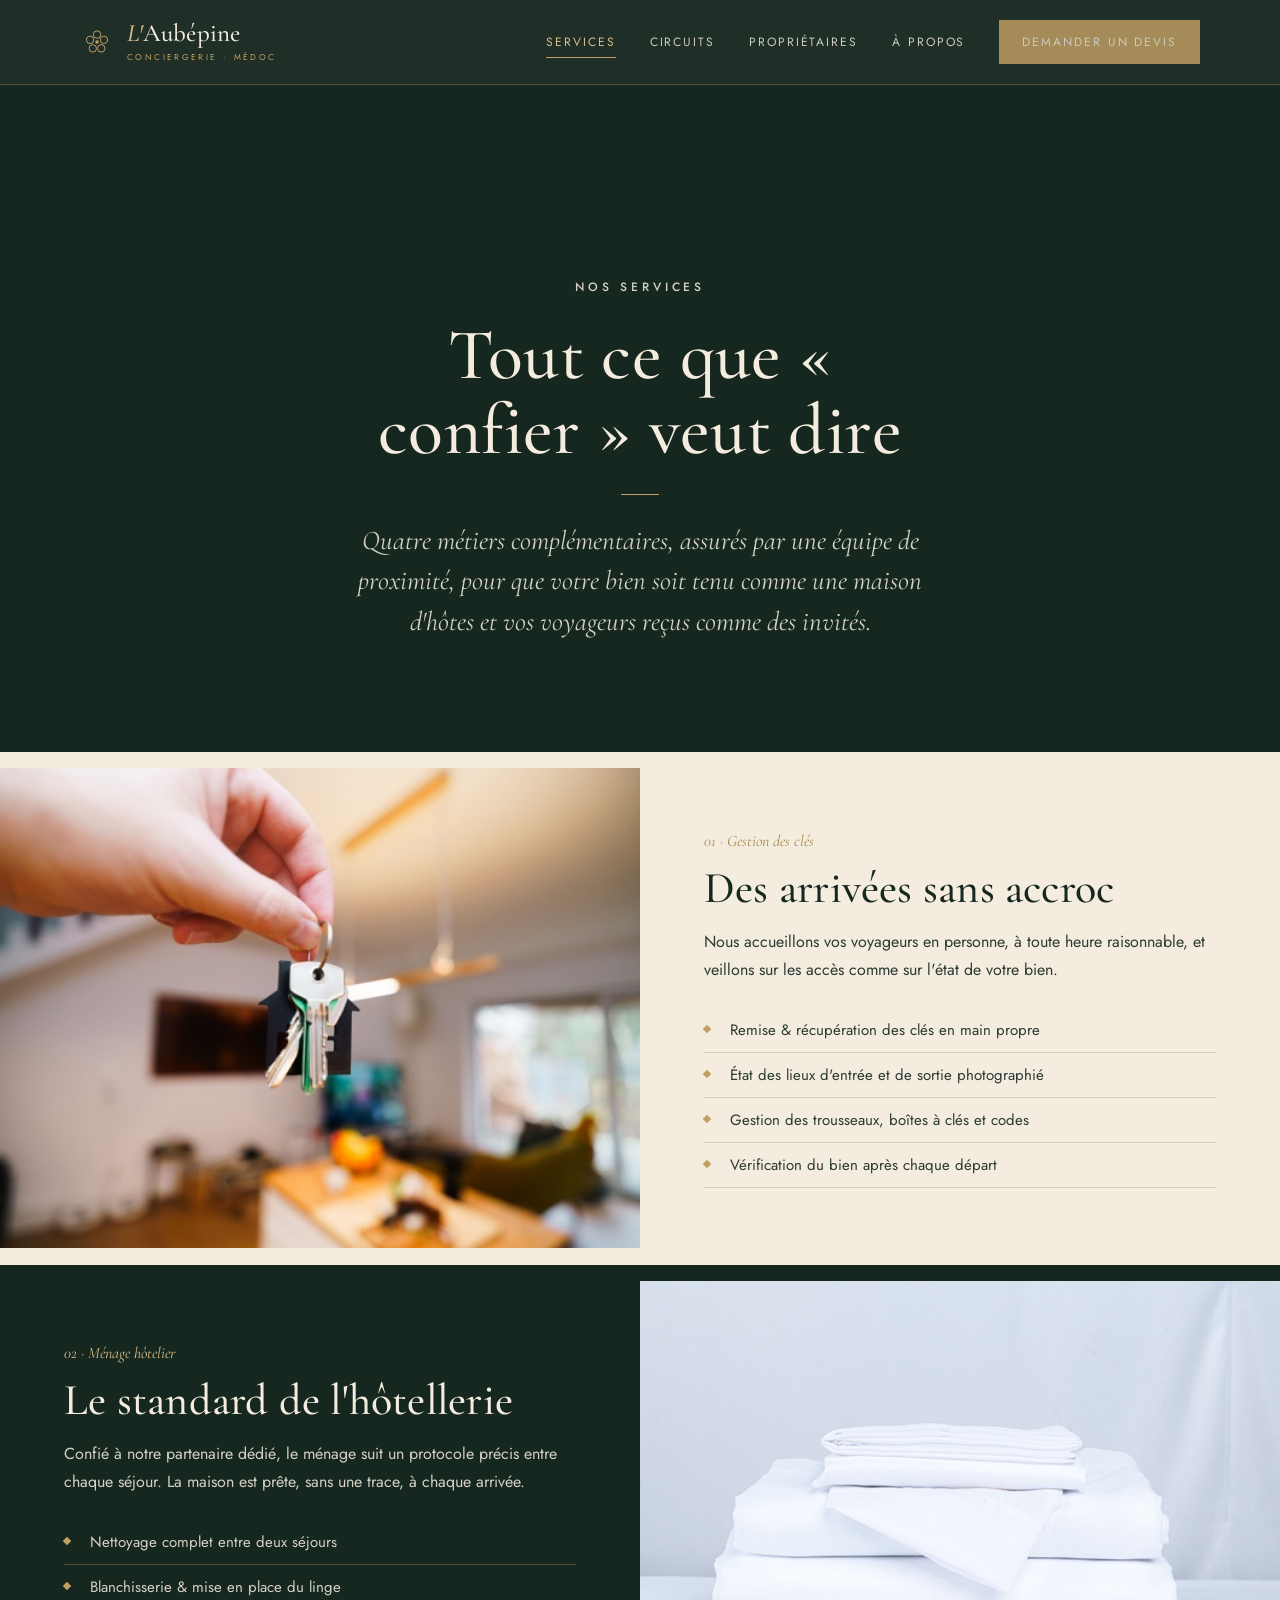
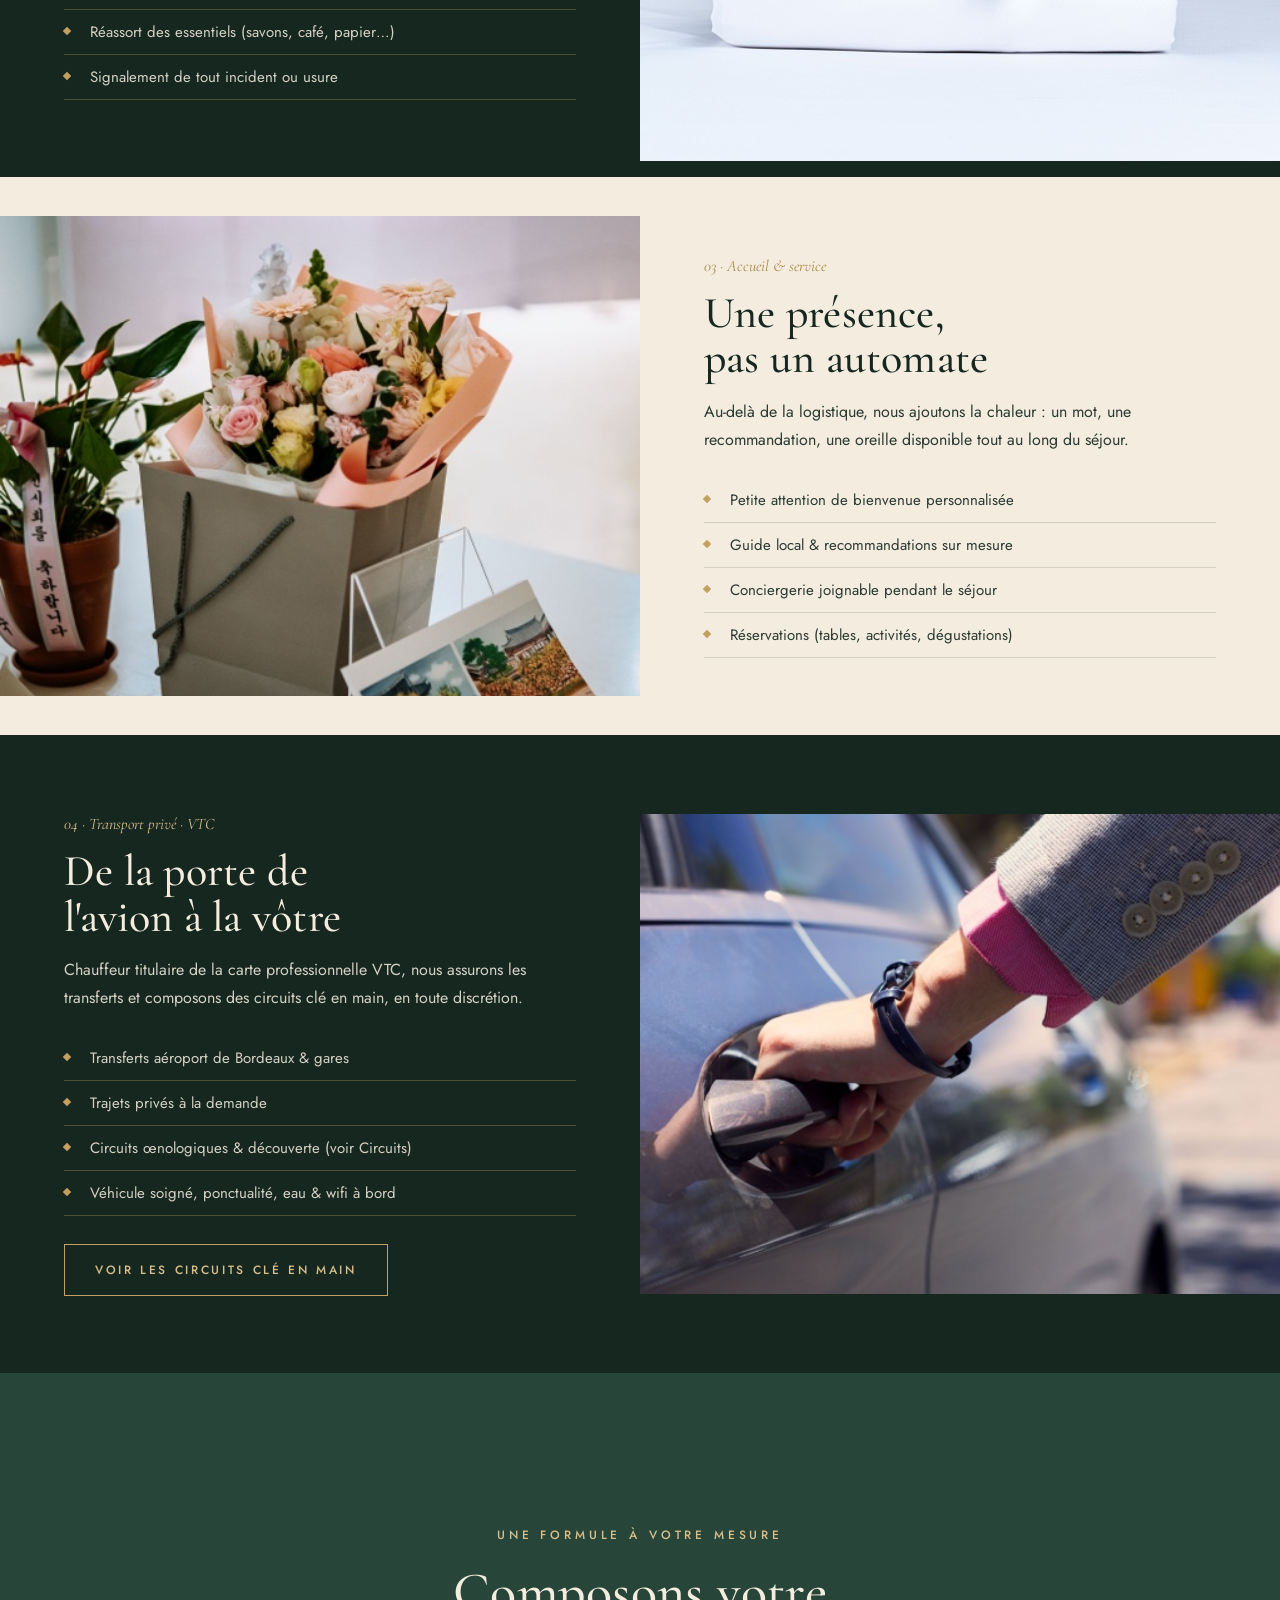
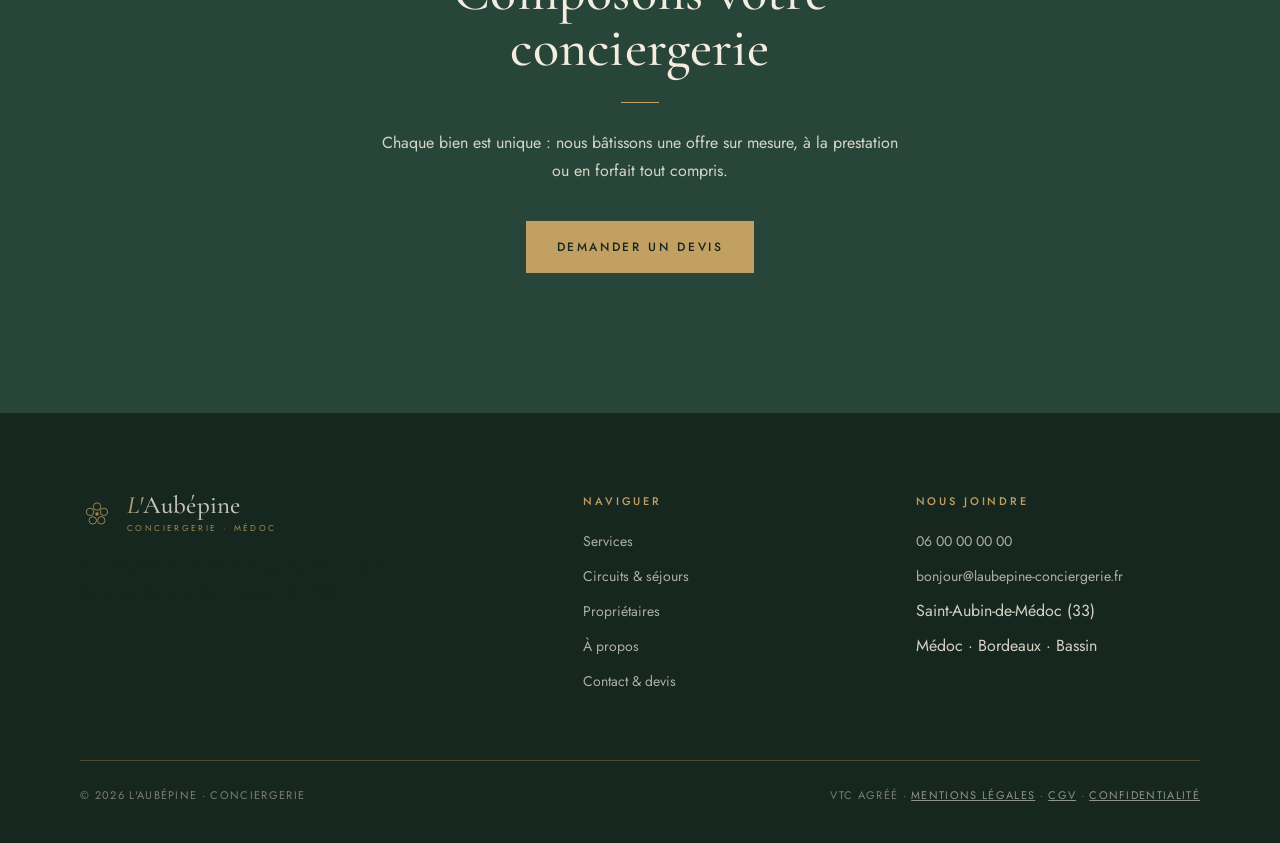
<file: services.html>
<!DOCTYPE html>
<html lang="fr">
<head>
<meta charset="UTF-8" />
<meta name="viewport" content="width=device-width, initial-scale=1.0" />
<title>Services · L'Aubépine Conciergerie</title>
<link rel="preconnect" href="https://fonts.googleapis.com" />
<link rel="preconnect" href="https://fonts.gstatic.com" crossorigin />
<link href="https://fonts.googleapis.com/css2?family=Cormorant+Garamond:ital,wght@0,400;0,500;0,600;1,400;1,500&family=Jost:wght@300;400;500;600&display=swap" rel="stylesheet" />
<link rel="icon" href="logo/favicon.svg" type="image/svg+xml" />
<link rel="stylesheet" href="styles.css" />
<style>
  .svc-row { display:grid; grid-template-columns:1fr 1fr; align-items:center; gap:0; }
  .svc-row .ph { min-height:480px; border:0; }
  .svc-row .copy { padding:clamp(48px,6vw,90px) clamp(40px,5vw,72px); }
  .svc-row.flip .ph { order:2; }
  .incl { list-style:none; margin:24px 0 0; padding:0; }
  .incl li { position:relative; padding:11px 0 11px 26px; font-size:15px; color:var(--text-l); border-bottom:1px solid var(--line-l); }
  .dark .incl li { color:var(--text-d); border-color:var(--line-d); }
  .incl li::before { content:""; position:absolute; left:0; top:18px; width:6px; height:6px; background:var(--gold); transform:rotate(45deg); }
  @media (max-width:880px){ .svc-row{ grid-template-columns:1fr; } .svc-row.flip .ph{ order:0; } .svc-row .ph{ min-height:300px; } }
</style>
</head>
<body>

<header class="site-head">
  <div class="head-inner">
    <a class="brand-lockup" href="index.html" aria-label="L'Aubépine, accueil">
      <svg class="mark" viewBox="0 0 64 64" fill="none" stroke="#C2A062" stroke-width="1.8">
        <circle cx="32" cy="18" r="7"/><circle cx="45" cy="28" r="7"/><circle cx="40" cy="44" r="7"/><circle cx="24" cy="44" r="7"/><circle cx="19" cy="28" r="7"/><circle cx="32" cy="32" r="3.2" fill="#C2A062" stroke="none"/>
      </svg>
      <span><span class="brand-name"><span class="art">L'</span>Aubépine</span><span class="brand-sub" style="display:block">Conciergerie · Médoc</span></span>
    </a>
    <nav class="nav">
      <a href="services.html" class="active">Services</a>
      <a href="circuits.html">Circuits</a>
      <a href="proprietaires.html">Propriétaires</a>
      <a href="a-propos.html">À propos</a>
      <a class="btn" href="contact.html">Demander un devis</a>
    </nav>
  </div>
</header>

<!-- Hero de page -->
<section class="dark center" style="padding:clamp(140px,20vh,200px) 0 clamp(72px,9vw,110px);" data-screen-label="Services hero">
  <div class="wrap" style="max-width:820px;">
    <p class="eyebrow">Nos services</p>
    <h1 class="display" style="font-size:clamp(40px,6vw,72px); margin:20px 0 0; color:var(--cream);">Tout ce que « confier » veut dire</h1>
    <hr class="rule" style="margin-left:auto;margin-right:auto;" />
    <p class="lead" style="max-width:600px; margin:0 auto;">Quatre métiers complémentaires, assurés par une équipe de proximité, pour que votre bien soit tenu comme une maison d'hôtes et vos voyageurs reçus comme des invités.</p>
  </div>
</section>

<!-- 01 Clés -->
<section class="svc-row cream" id="cles">
  <div class="ph light illus" data-label="Photo · remise de clés en main propre, perron" style="background-image:url('img/cle.jpg');background-size:cover;background-position:center;background-repeat:no-repeat;"></div>
  <div class="copy">
    <span class="kicker-num">01 · Gestion des clés</span>
    <h2 class="display" style="font-size:clamp(30px,3.6vw,44px); margin:14px 0 14px;">Des arrivées sans accroc</h2>
    <p>Nous accueillons vos voyageurs en personne, à toute heure raisonnable, et veillons sur les accès comme sur l'état de votre bien.</p>
    <ul class="incl">
      <li>Remise & récupération des clés en main propre</li>
      <li>État des lieux d'entrée et de sortie photographié</li>
      <li>Gestion des trousseaux, boîtes à clés et codes</li>
      <li>Vérification du bien après chaque départ</li>
    </ul>
  </div>
</section>

<!-- 02 Ménage -->
<section class="svc-row dark flip" id="menage">
  <div class="ph illus" data-label="Photo · intérieur impeccable, linge frais" style="background-image:url('img/interieur.jpg');background-size:cover;background-position:center;background-repeat:no-repeat;"></div>
  <div class="copy">
    <span class="kicker-num">02 · Ménage hôtelier</span>
    <h2 class="display" style="font-size:clamp(30px,3.6vw,44px); margin:14px 0 14px; color:var(--cream);">Le standard de l'hôtellerie</h2>
    <p>Confié à notre partenaire dédié, le ménage suit un protocole précis entre chaque séjour. La maison est prête, sans une trace, à chaque arrivée.</p>
    <ul class="incl">
      <li>Nettoyage complet entre deux séjours</li>
      <li>Blanchisserie & mise en place du linge</li>
      <li>Réassort des essentiels (savons, café, papier…)</li>
      <li>Signalement de tout incident ou usure</li>
    </ul>
  </div>
</section>

<!-- 03 Accueil -->
<section class="svc-row cream" id="accueil">
  <div class="ph light illus" data-label="Photo · attention d'accueil, vin & mot manuscrit" style="background-image:url('img/accueil.jpg');background-size:cover;background-position:center;background-repeat:no-repeat;"></div>
  <div class="copy">
    <span class="kicker-num">03 · Accueil & service</span>
    <h2 class="display" style="font-size:clamp(30px,3.6vw,44px); margin:14px 0 14px;">Une présence, pas un automate</h2>
    <p>Au-delà de la logistique, nous ajoutons la chaleur : un mot, une recommandation, une oreille disponible tout au long du séjour.</p>
    <ul class="incl">
      <li>Petite attention de bienvenue personnalisée</li>
      <li>Guide local & recommandations sur mesure</li>
      <li>Conciergerie joignable pendant le séjour</li>
      <li>Réservations (tables, activités, dégustations)</li>
    </ul>
  </div>
</section>

<!-- 04 Transport -->
<section class="svc-row dark flip" id="transport">
  <div class="ph illus" data-label="Photo · berline soignée, route bordée de pins" style="background-image:url('img/berline.jpg');background-size:cover;background-position:center;background-repeat:no-repeat;"></div>
  <div class="copy">
    <span class="kicker-num">04 · Transport privé · VTC</span>
    <h2 class="display" style="font-size:clamp(30px,3.6vw,44px); margin:14px 0 14px; color:var(--cream);">De la porte de l'avion à la vôtre</h2>
    <p>Chauffeur titulaire de la carte professionnelle VTC, nous assurons les transferts et composons des circuits clé en main, en toute discrétion.</p>
    <ul class="incl">
      <li>Transferts aéroport de Bordeaux & gares</li>
      <li>Trajets privés à la demande</li>
      <li>Circuits œnologiques & découverte (voir Circuits)</li>
      <li>Véhicule soigné, ponctualité, eau & wifi à bord</li>
    </ul>
    <a class="btn btn-ghost" style="margin-top:28px;" href="circuits.html">Voir les circuits clé en main</a>
  </div>
</section>

<!-- Appel -->
<section class="section pine center">
  <div class="wrap" style="max-width:720px;">
    <p class="eyebrow" style="color:var(--gold-l);">Une formule à votre mesure</p>
    <h2 class="display" style="font-size:clamp(32px,4.6vw,54px); margin:18px 0 0; color:var(--cream);">Composons votre conciergerie</h2>
    <hr class="rule" style="margin-left:auto;margin-right:auto;" />
    <p style="max-width:520px; margin:0 auto 36px;">Chaque bien est unique : nous bâtissons une offre sur mesure, à la prestation ou en forfait tout compris.</p>
    <a class="btn" href="contact.html">Demander un devis</a>
  </div>
</section>

<!-- Pied -->
<footer class="site-foot">
  <div class="wrap">
    <div class="foot-grid">
      <div>
        <a class="brand-lockup" href="index.html" style="margin-bottom:20px;">
          <svg class="mark" viewBox="0 0 64 64" fill="none" stroke="#C2A062" stroke-width="1.8"><circle cx="32" cy="18" r="7"/><circle cx="45" cy="28" r="7"/><circle cx="40" cy="44" r="7"/><circle cx="24" cy="44" r="7"/><circle cx="19" cy="28" r="7"/><circle cx="32" cy="32" r="3.2" fill="#C2A062" stroke="none"/></svg>
          <span><span class="brand-name"><span class="art">L'</span>Aubépine</span><span class="brand-sub" style="display:block">Conciergerie · Médoc</span></span>
        </a>
        <p style="max-width:340px; font-size:14px;">Conciergerie de charme & transport privé, au service des propriétaires et des voyageurs du Médoc.</p>
      </div>
      <div>
        <h4>Naviguer</h4>
        <ul>
          <li><a href="services.html">Services</a></li>
          <li><a href="circuits.html">Circuits & séjours</a></li>
          <li><a href="proprietaires.html">Propriétaires</a></li>
          <li><a href="a-propos.html">À propos</a></li>
          <li><a href="contact.html">Contact & devis</a></li>
        </ul>
      </div>
      <div>
        <h4>Nous joindre</h4>
        <ul>
          <li><a href="tel:+33600000000">06 00 00 00 00</a></li>
          <li><a href="mailto:bonjour@laubepine-conciergerie.fr">bonjour@laubepine-conciergerie.fr</a></li>
          <li>Saint-Aubin-de-Médoc (33)</li>
          <li>Médoc · Bordeaux · Bassin</li>
        </ul>
      </div>
    </div>
    <div class="foot-bottom">
      <span>© <span data-year>2026</span> L'Aubépine · Conciergerie</span>
      <span>VTC agréé · <a href="mentions-legales.html">Mentions légales</a> · <a href="cgv.html">CGV</a> · <a href="confidentialite.html">Confidentialité</a></span>
    </div>
  </div>
</footer>

<script src="site.js"></script>
</body>
</html>
</file>
<file: styles.css>
/* ============================================================
   L'AUBÉPINE — Conciergerie de charme · Saint-Aubin-de-Médoc
   Design system partagé
   Type : Cormorant Garamond (display) + Jost (sans)
   ============================================================ */

:root {
  /* Couleurs */
  --ink:    #16271F;   /* vert d'encre — fond sombre */
  --ink-2:  #1C3128;   /* vert légèrement plus clair */
  --pine:   #274539;   /* pin */
  --gold:   #C2A062;   /* or patiné */
  --gold-l: #D8BE8A;   /* or clair */
  --gold-d: #A8884A;
  --cream:  #F3ECDF;   /* crème */
  --soft:   #FBF7EF;   /* fond clair principal */
  --sand:   #E7DCC8;   /* nuance douce */
  --line-d: rgba(194,160,98,0.32);   /* filet or sur sombre */
  --line-l: rgba(22,39,31,0.14);     /* filet sur clair */
  --text-d: rgba(243,236,223,0.86);  /* texte sur sombre */
  --text-l: rgba(22,39,31,0.90);     /* texte sur clair */

  /* Type */
  --serif: 'Cormorant Garamond', Georgia, serif;
  --sans:  'Jost', -apple-system, sans-serif;

  --maxw: 1200px;
}

* { box-sizing: border-box; }

html { scroll-behavior: smooth; }

body {
  margin: 0;
  font-family: var(--sans);
  font-weight: 400;
  color: var(--ink);
  background: var(--soft);
  -webkit-font-smoothing: antialiased;
  text-rendering: optimizeLegibility;
}

img { display: block; max-width: 100%; }

a { color: inherit; text-decoration: none; }

/* ---------- Typographie utilitaire ---------- */
.eyebrow {
  font-family: var(--sans);
  font-weight: 500;
  font-size: 12px;
  letter-spacing: 0.32em;
  text-transform: uppercase;
  color: var(--gold);
}

.display {
  font-family: var(--serif);
  font-weight: 500;
  line-height: 1.04;
  letter-spacing: 0.005em;
  text-wrap: balance;
}

.lead {
  font-family: var(--serif);
  font-style: italic;
  font-size: clamp(20px, 2.4vw, 27px);
  line-height: 1.5;
  color: var(--text-l);
  text-wrap: pretty;
}

p { line-height: 1.75; font-size: 16px; color: var(--text-l); text-wrap: pretty; }

/* ---------- Layout ---------- */
.wrap { max-width: var(--maxw); margin: 0 auto; padding: 0 40px; }
.section { padding: clamp(72px, 11vw, 140px) 0; }
.center { text-align: center; }

.rule { width: 38px; height: 1px; background: var(--gold); border: 0; margin: 26px 0; }
.center .rule { margin-left: auto; margin-right: auto; }

/* ---------- Sections sombres / claires ---------- */
.dark  { background: var(--ink);  color: var(--cream); }
.dark p, .dark .lead { color: var(--text-d); }
.pine  { background: var(--pine); color: var(--cream); }
.pine p { color: var(--text-d); }
.cream { background: var(--cream); }
.soft  { background: var(--soft); }

/* ---------- Boutons ---------- */
.btn {
  display: inline-flex; align-items: center; gap: 10px;
  font-family: var(--sans); font-weight: 500;
  font-size: 12px; letter-spacing: 0.22em; text-transform: uppercase;
  padding: 16px 30px; cursor: pointer; border: 1px solid var(--gold);
  background: var(--gold); color: var(--ink); white-space: nowrap;
  transition: background .35s ease, color .35s ease, border-color .35s ease;
}
.btn:hover { background: transparent; color: var(--gold); }
.btn-ghost {
  background: transparent; color: var(--gold); border-color: var(--gold);
}
.btn-ghost:hover { background: var(--gold); color: var(--ink); }
.dark .btn-ghost { color: var(--gold-l); border-color: var(--gold); }
.dark .btn-ghost:hover { background: var(--gold); color: var(--ink); }

/* ---------- En-tête ---------- */
.site-head {
  position: sticky; top: 0; z-index: 100;
  background: rgba(22,39,31,0.96);
  transition: background .4s ease, border-color .4s ease;
  border-bottom: 1px solid var(--line-d);
  backdrop-filter: blur(8px);
}
.site-head.solid {
  background: rgba(22,39,31,0.98);
  border-bottom: 1px solid var(--line-d);
  backdrop-filter: blur(8px);
}
.head-inner {
  max-width: var(--maxw); margin: 0 auto; padding: 20px 40px;
  display: flex; align-items: center; justify-content: space-between;
}
.brand-lockup { display: flex; align-items: center; gap: 13px; }
.brand-lockup .mark { width: 34px; height: 34px; flex: none; }
.brand-name {
  font-family: var(--serif); font-weight: 500; font-size: 25px;
  color: var(--cream); line-height: 1; letter-spacing: 0.01em;
}
.brand-name .art { font-style: italic; color: var(--gold-l); }
.brand-sub {
  font-family: var(--sans); font-weight: 400; font-size: 8.5px;
  letter-spacing: 0.28em; text-transform: uppercase;
  color: var(--gold); margin-top: 4px;
}
.nav { display: flex; align-items: center; gap: 34px; }
.nav a {
  font-family: var(--sans); font-weight: 400; font-size: 12px;
  letter-spacing: 0.16em; text-transform: uppercase; color: var(--cream);
  opacity: 0.82; transition: opacity .25s, color .25s; position: relative;
  padding: 4px 0;
}
.nav a:hover { opacity: 1; color: var(--gold-l); }
.nav a.active { color: var(--gold-l); opacity: 1; }
.nav a.active::after {
  content: ""; position: absolute; left: 0; right: 0; bottom: -3px;
  height: 1px; background: var(--gold);
}
.nav .btn { padding: 12px 22px; }
.nav-toggle { display: none; }

/* ---------- Pied de page ---------- */
.site-foot { background: var(--ink); color: var(--text-d); padding: 80px 0 40px; }
.foot-grid {
  display: grid; grid-template-columns: 1.6fr 1fr 1fr; gap: 48px;
  padding-bottom: 56px; border-bottom: 1px solid var(--line-d);
}
.foot-grid h4 {
  font-family: var(--sans); font-weight: 500; font-size: 11px;
  letter-spacing: 0.26em; text-transform: uppercase; color: var(--gold);
  margin: 0 0 20px;
}
.foot-grid ul { list-style: none; margin: 0; padding: 0; }
.foot-grid li { margin-bottom: 12px; }
.foot-grid a { font-size: 14px; opacity: 0.8; transition: opacity .25s, color .25s; }
.foot-grid a:hover { opacity: 1; color: var(--gold-l); }
.foot-bottom {
  display: flex; justify-content: space-between; align-items: center;
  padding-top: 26px; font-size: 11px; letter-spacing: 0.12em;
  text-transform: uppercase; color: rgba(243,236,223,0.45);
}

/* ---------- Image placeholder (à remplacer par photos) ---------- */
.ph {
  position: relative; overflow: hidden; background: var(--pine);
  background-image: repeating-linear-gradient(
    -45deg, transparent, transparent 9px,
    rgba(194,160,98,0.06) 9px, rgba(194,160,98,0.06) 10px);
  display: flex; align-items: center; justify-content: center;
  border: 1px solid var(--line-d);
}
.ph::after {
  content: attr(data-label);
  font-family: 'Courier New', monospace; font-size: 11px; letter-spacing: 0.1em;
  color: rgba(243,236,223,0.5); text-transform: uppercase; text-align: center;
  padding: 0 20px;
}
.ph.light {
  background: var(--sand);
  background-image: repeating-linear-gradient(
    -45deg, transparent, transparent 9px,
    rgba(22,39,31,0.05) 9px, rgba(22,39,31,0.05) 10px);
  border-color: var(--line-l);
}
.ph.light::after { color: rgba(22,39,31,0.42); }

/* ---------- Composants ---------- */
.kicker-num {
  font-family: var(--serif); font-size: 16px; color: var(--gold-d);
  font-style: italic;
}
.dark .kicker-num { color: var(--gold-l); }
/* Libellés dorés plus lisibles sur fond clair */
.cream .eyebrow, .soft .eyebrow { color: var(--gold-d); }

/* grille de services */
.svc-grid { display: grid; grid-template-columns: repeat(2, 1fr); gap: 0; border-top: 1px solid var(--line-d); }
.dark .svc-grid { border-color: var(--line-d); }
.svc {
  padding: 46px 44px; border-bottom: 1px solid var(--line-d);
  border-right: 1px solid var(--line-d);
}
.svc:nth-child(2n) { border-right: 0; }
.svc .svc-no { font-family: var(--serif); font-style: italic; color: var(--gold); font-size: 17px; }
.svc h3 { font-family: var(--serif); font-weight: 500; font-size: 30px; margin: 14px 0 12px; line-height: 1.1; }
.svc p { font-size: 15px; }

/* cartes circuits */
.cards { display: grid; grid-template-columns: repeat(3, 1fr); gap: 28px; }
.card { display: flex; flex-direction: column; }
.card .ph { aspect-ratio: 4/5; }
.card-body { padding: 22px 4px 0; }
.card h3 { font-family: var(--serif); font-weight: 500; font-size: 26px; margin: 0 0 8px; }
.card .meta { font-family: var(--sans); font-size: 11px; letter-spacing: 0.2em; text-transform: uppercase; color: var(--gold-d); margin-bottom: 10px; }

/* deux colonnes pour-qui */
.split { display: grid; grid-template-columns: 1fr 1fr; gap: 0; }

/* ---------- Responsive ---------- */
@media (max-width: 880px) {
  .wrap, .head-inner { padding-left: 24px; padding-right: 24px; }
  .nav { gap: 22px; }
  .nav a:not(.btn) { display: none; }
  .svc-grid, .cards, .split, .foot-grid { grid-template-columns: 1fr; }
  .svc { border-right: 0; }
  .foot-grid { gap: 36px; }
}

/* Liens légaux du pied de page */
.foot-bottom a { color: rgba(243,236,223,0.55); text-decoration: underline; transition: color .25s; }
.foot-bottom a:hover { color: var(--gold-l); }

/* Illustrations de marque (remplacent les zones photo) */
.ph.illus::after { content: ""; }
</file>
